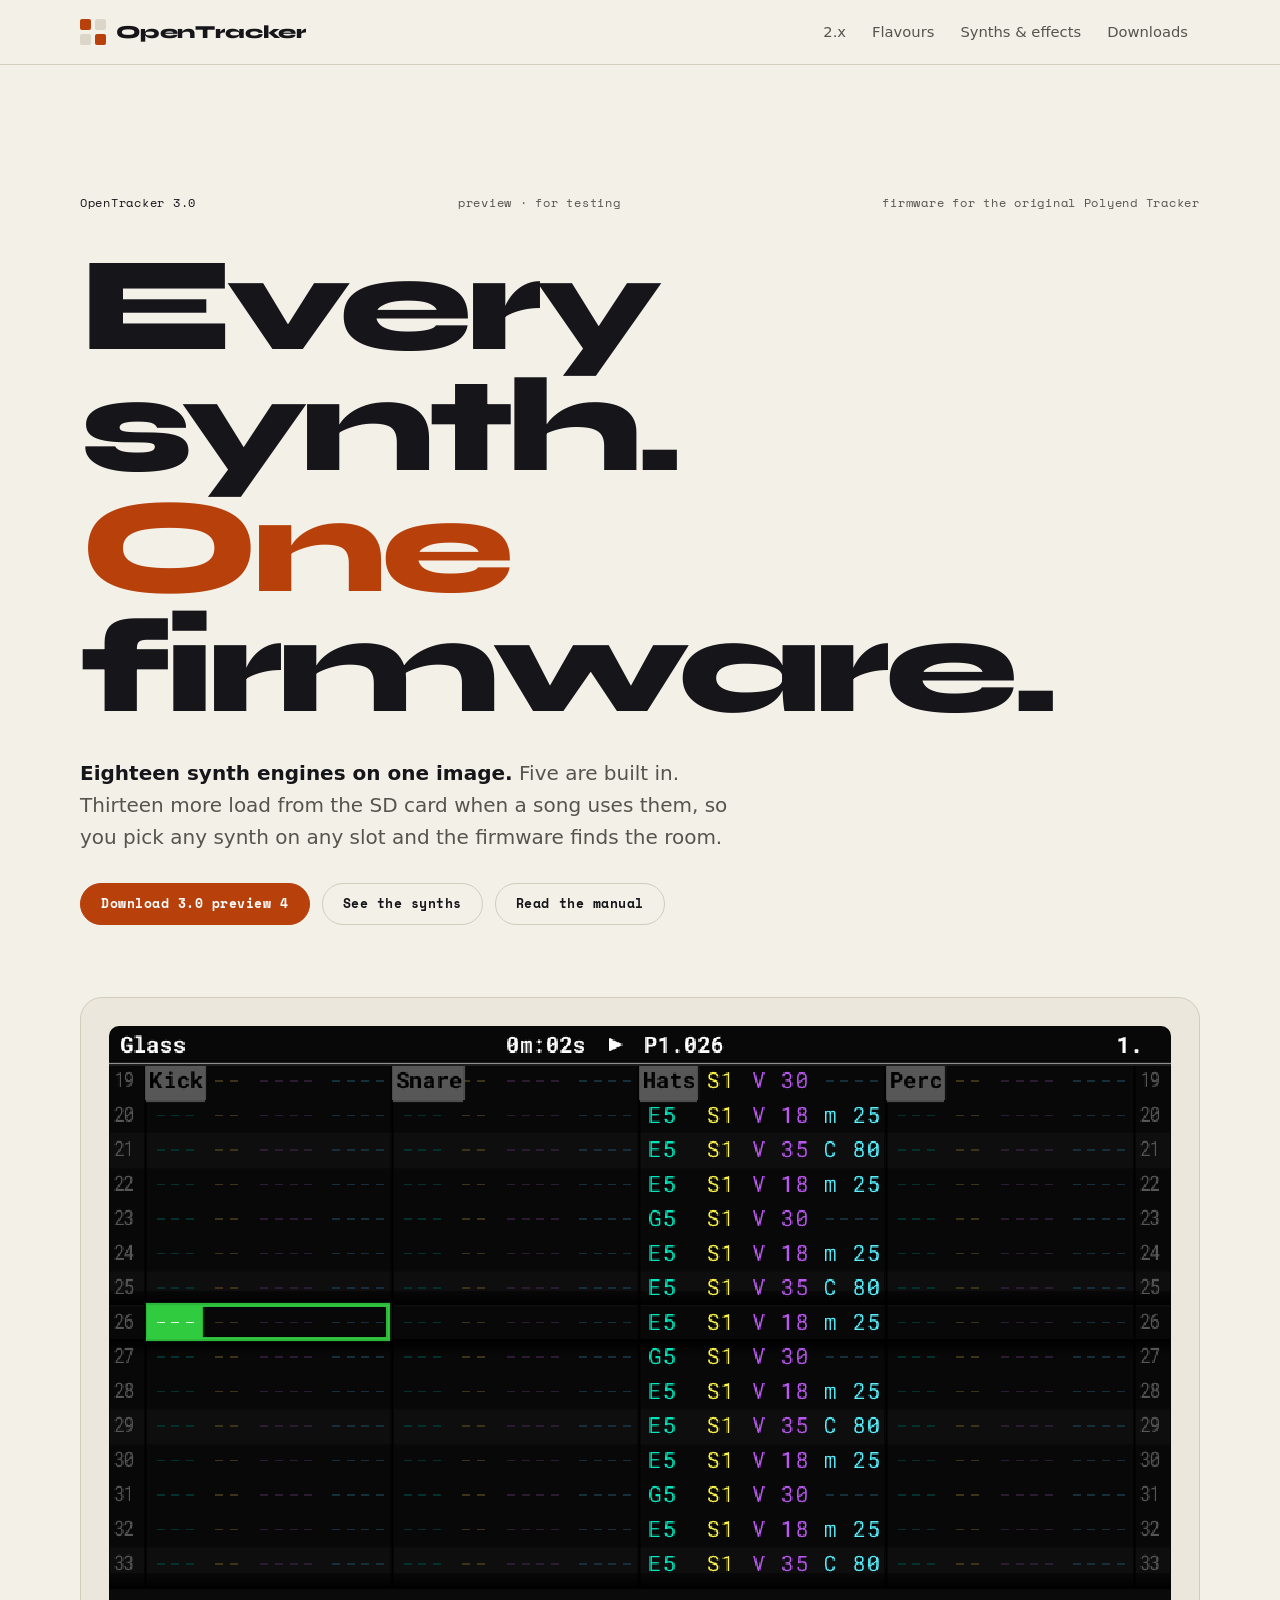
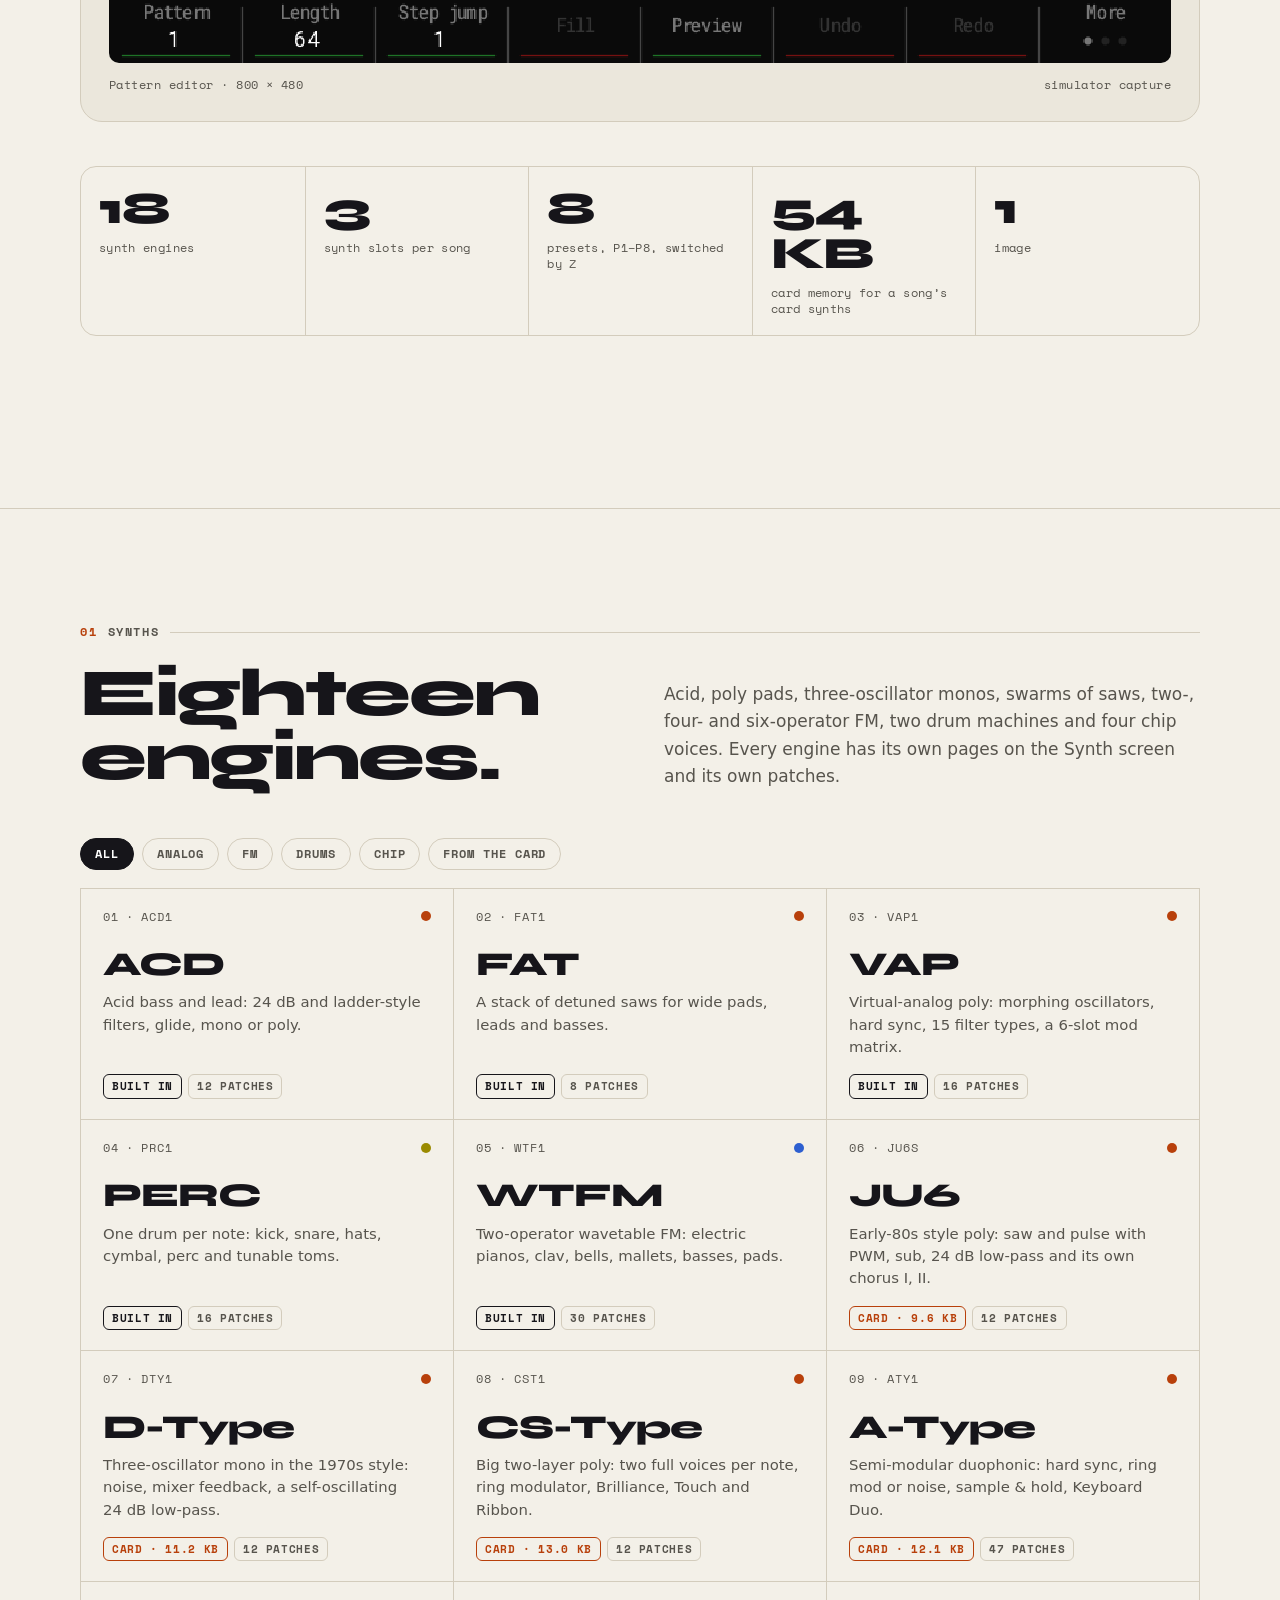
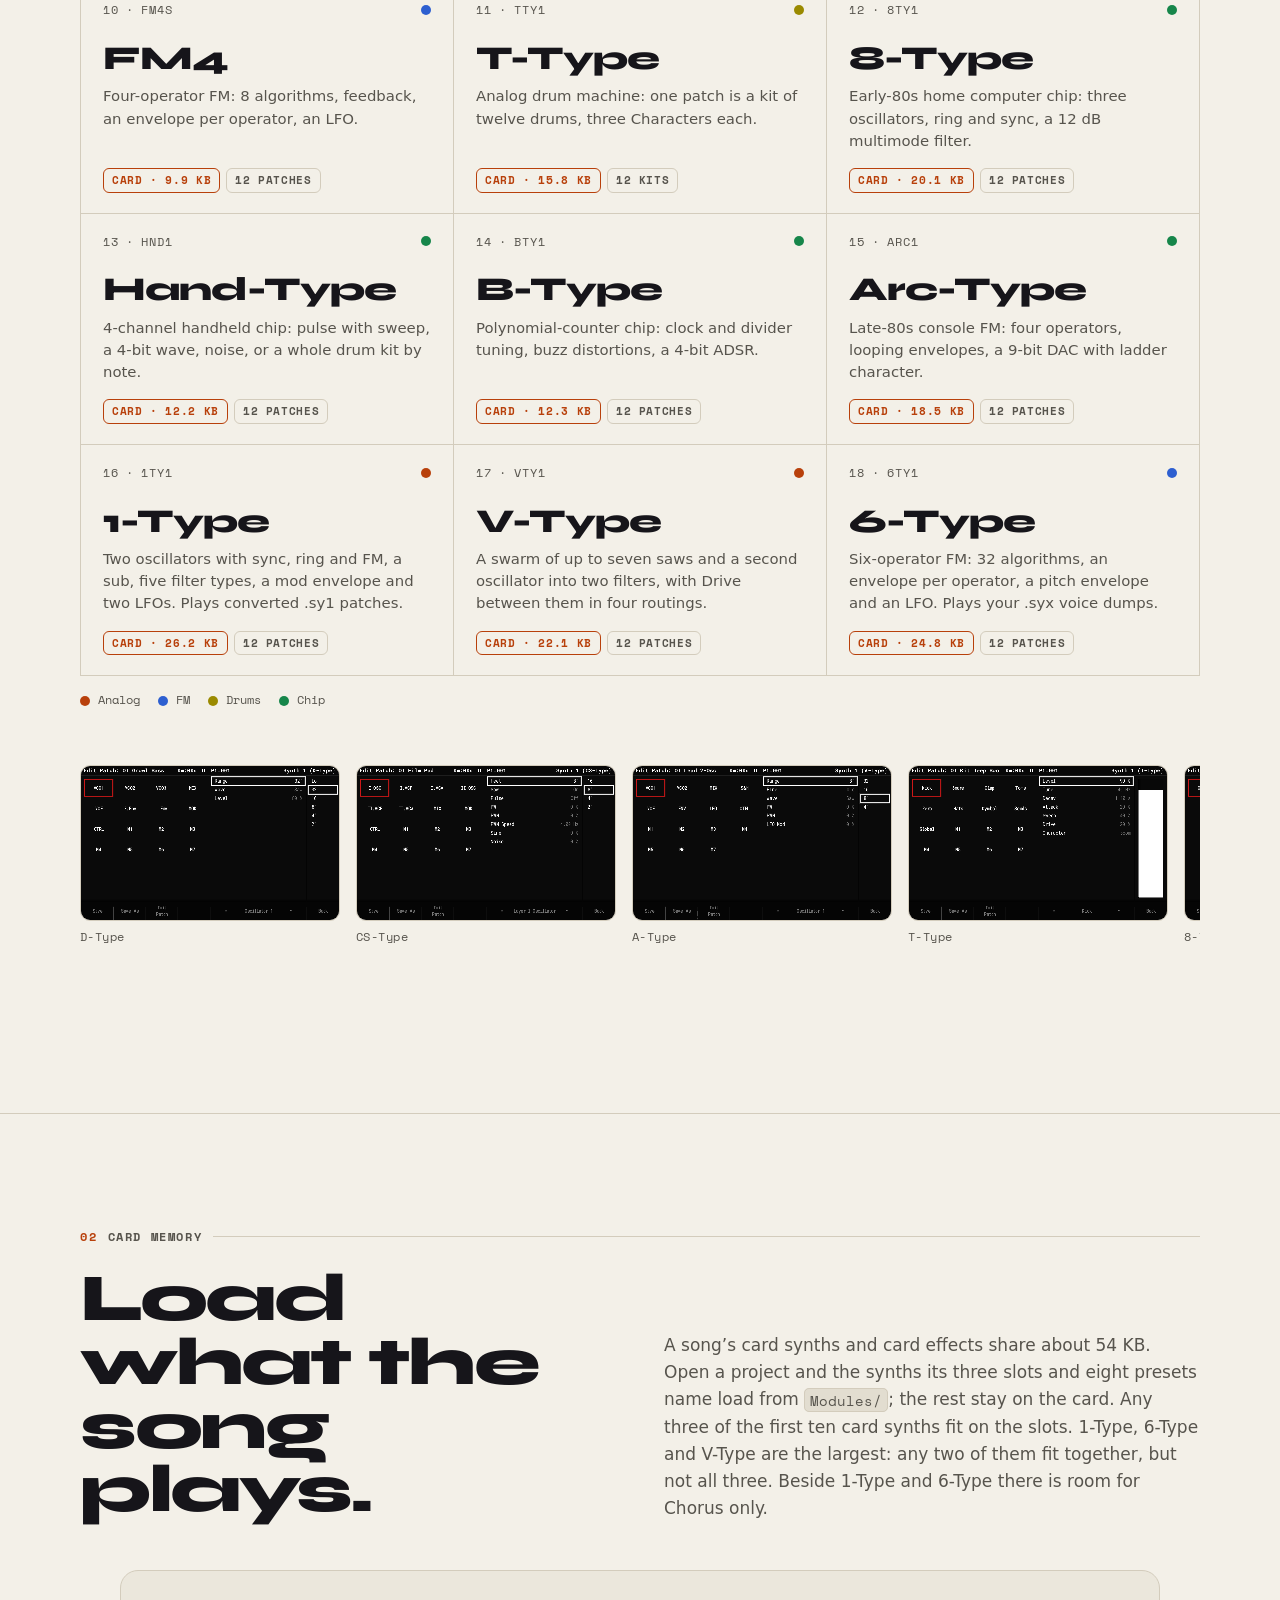
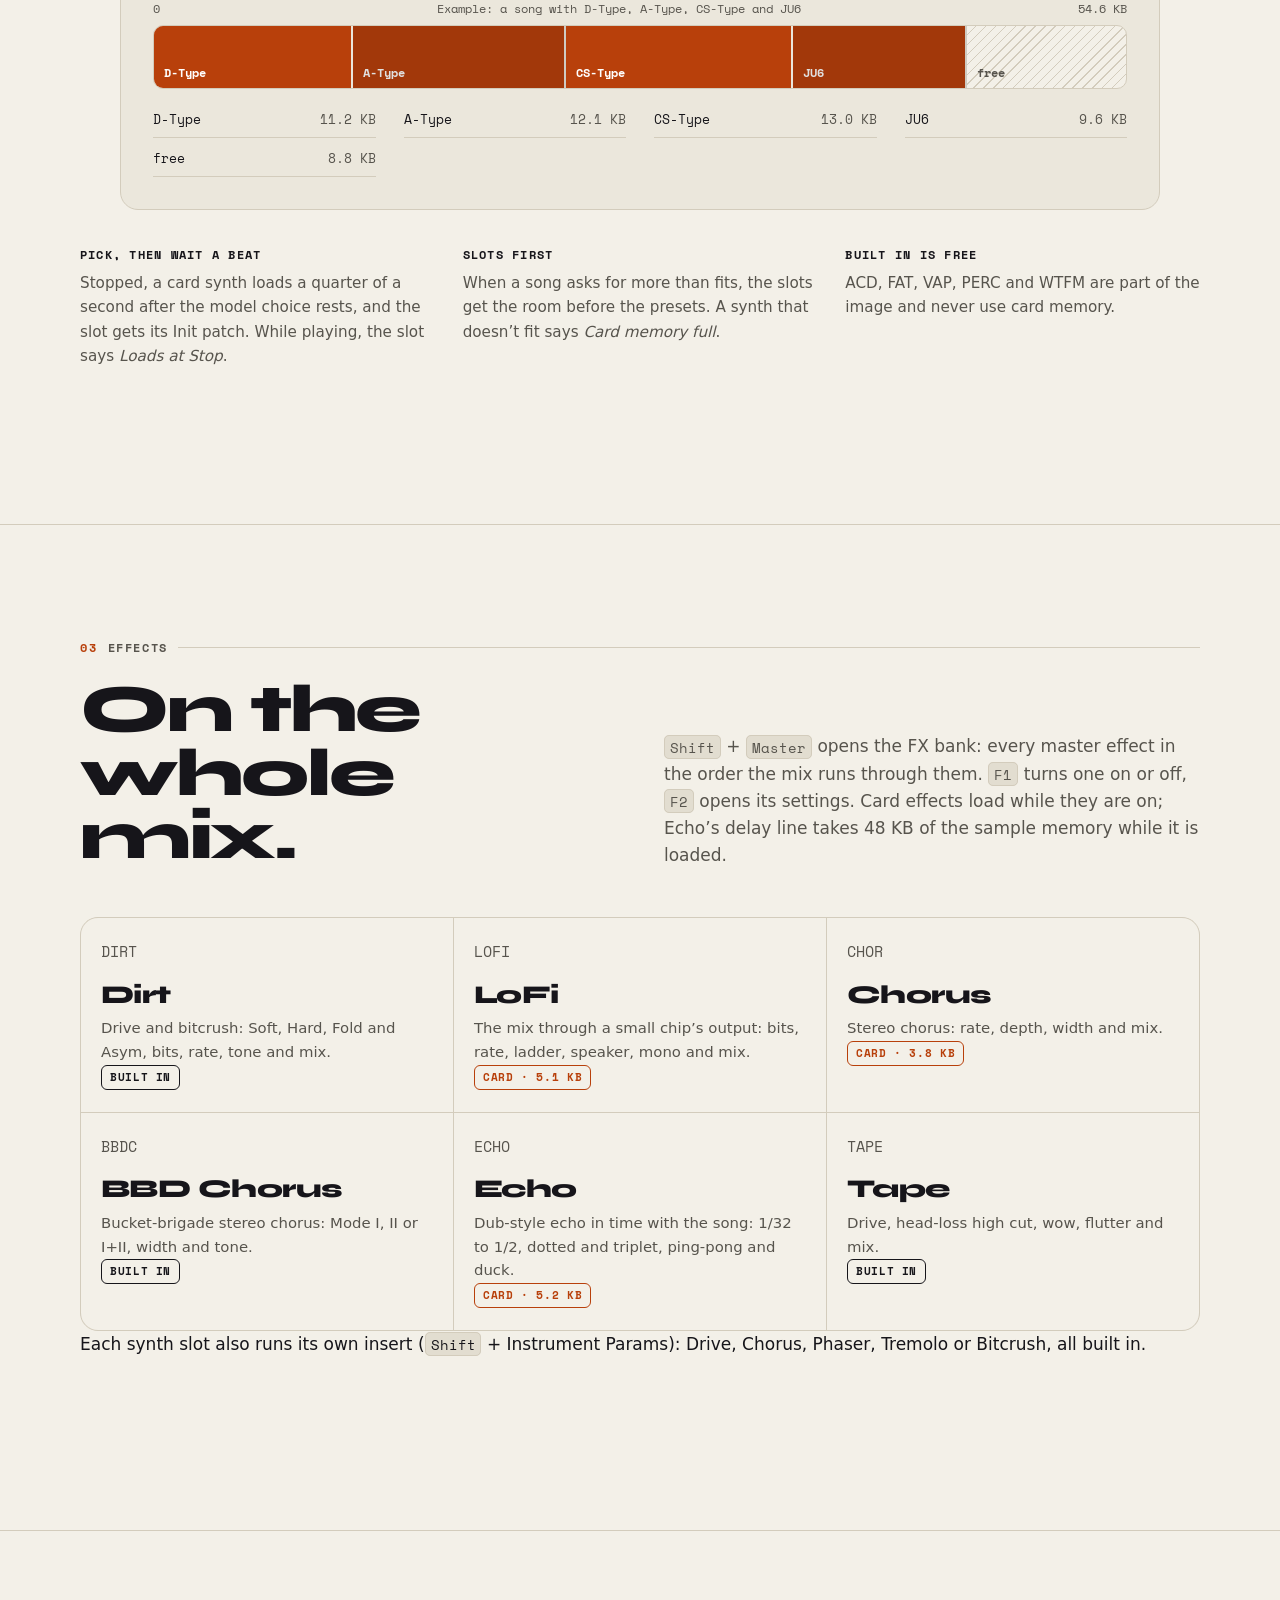
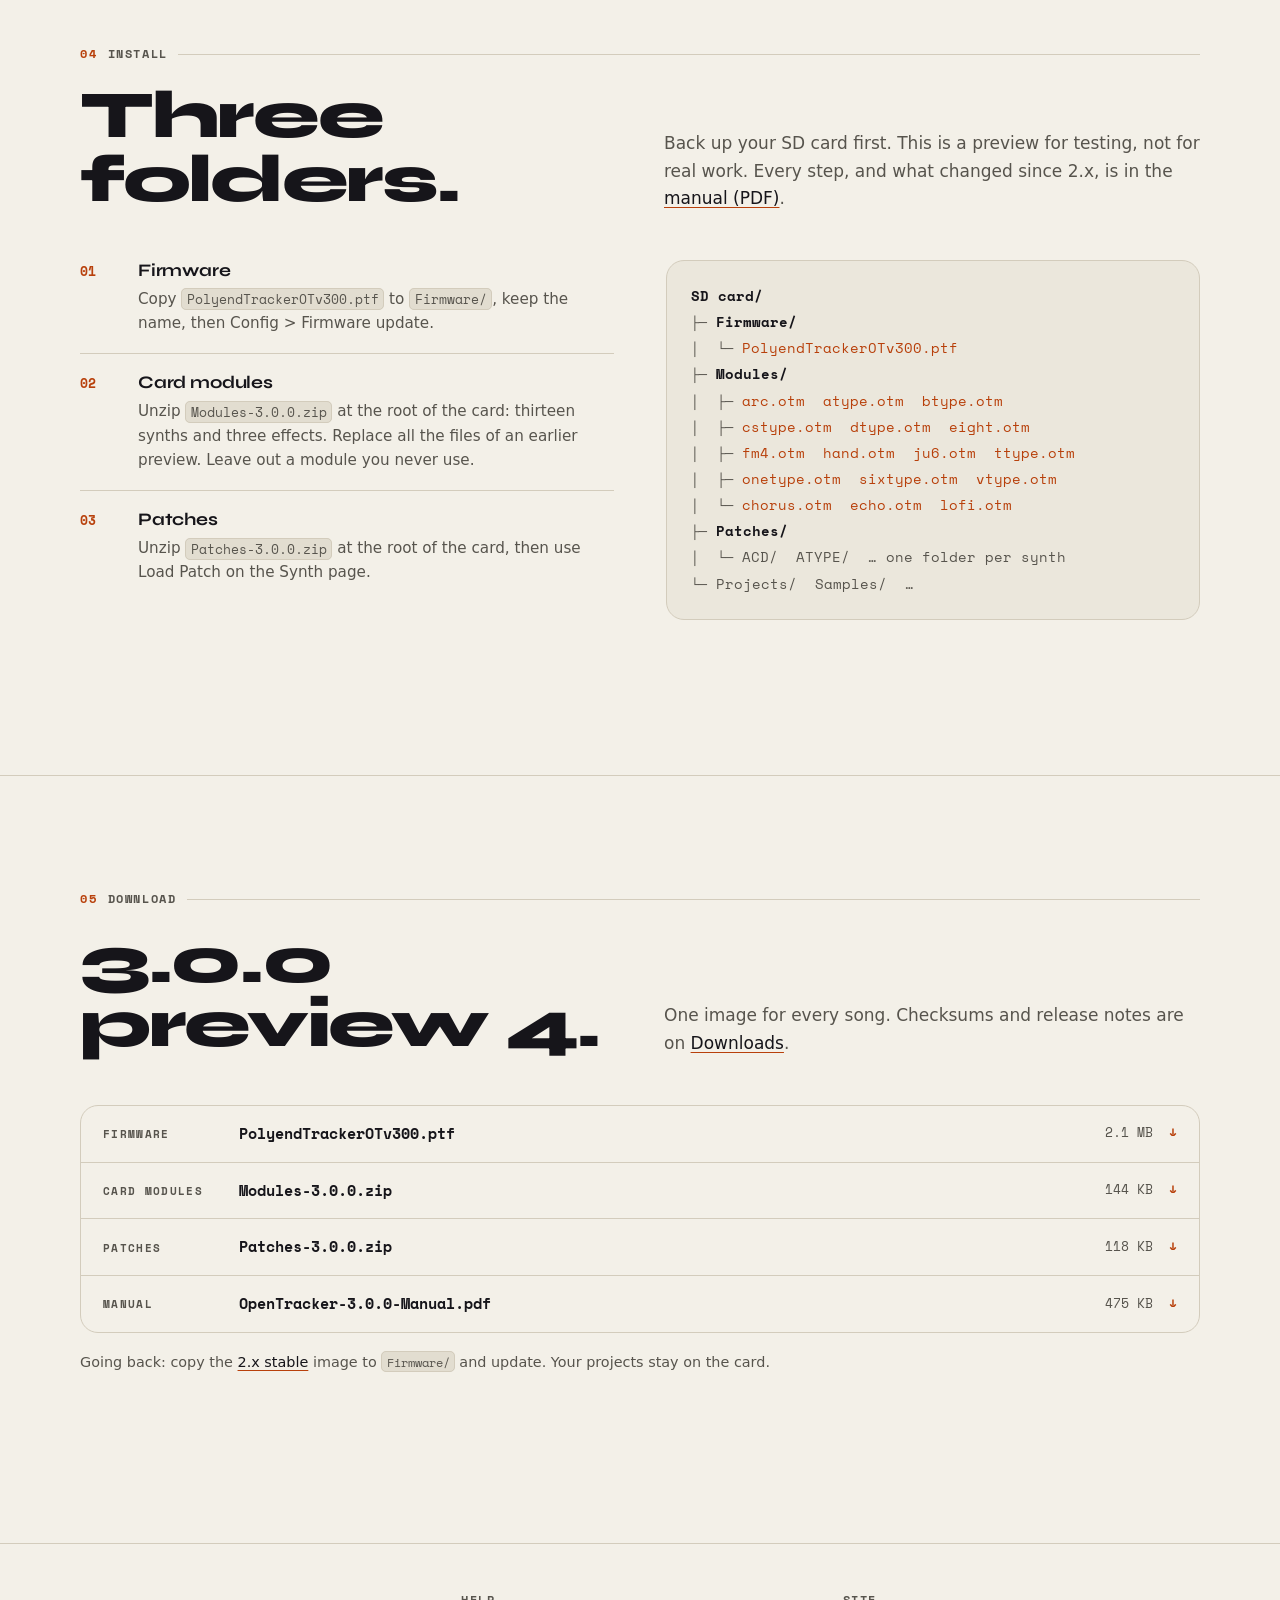
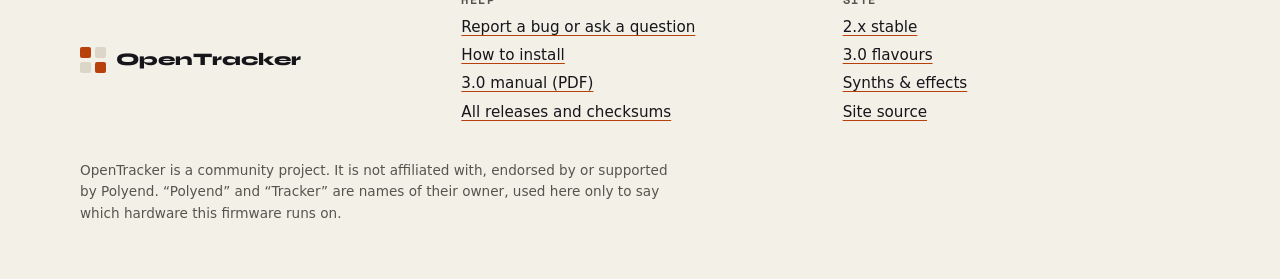
<file: index.html>
<!doctype html>
<html lang="en">
<head>
<meta charset="utf-8">
<meta name="viewport" content="width=device-width, initial-scale=1">
<title>OpenTracker</title>
<meta name="description" content="OpenTracker 3.0 preview: one firmware for the original Polyend Tracker with every synth. Five built in, thirteen more from the SD card.">
<meta name="color-scheme" content="dark light">
<meta name="theme-color" content="#0e0e10" media="(prefers-color-scheme: dark)">
<meta name="theme-color" content="#f3f0e8" media="(prefers-color-scheme: light)">
<link rel="icon" href="assets/favicon.svg" type="image/svg+xml">
<link rel="preconnect" href="https://fonts.googleapis.com">
<link rel="preconnect" href="https://fonts.gstatic.com" crossorigin>
<link rel="stylesheet" href="https://fonts.googleapis.com/css2?family=Space+Mono:wght@400;700&amp;family=Syne:wght@600;700;800&amp;display=swap">
<link rel="stylesheet" href="assets/style.css">
<link rel="stylesheet" href="assets/v3.css">
</head>
<body>
<!-- GEN:header -->
<a class="skip" href="#main">Skip to content</a>
<header class="site-head">
  <div class="wrap head-in">
    <a class="brand" href="index.html" aria-label="OpenTracker home" aria-current="page"><svg class="logo" width="26" height="26" viewBox="0 0 26 26" aria-hidden="true" focusable="false"><rect x="0" y="0" width="11" height="11" rx="2" class="l1"/><rect x="15" y="0" width="11" height="11" rx="2" class="l0"/><rect x="0" y="15" width="11" height="11" rx="2" class="l0"/><rect x="15" y="15" width="11" height="11" rx="2" class="l1"/></svg><span>OpenTracker</span></a>
    <nav class="nav" aria-label="Main"><ul><li><a href="2x.html">2.x</a></li><li><a href="images.html">Flavours</a></li><li><a href="modules.html">Synths &amp; effects</a></li><li><a href="downloads.html">Downloads</a></li></ul></nav>
  </div>
</header>
<!-- /GEN:header -->

<main id="main" class="v3">

  <!-- Hero -->
  <section class="hero3">
    <div class="wrap">
      <div class="top"><span>OpenTracker 3.0</span><span>preview &middot; for testing</span><span>firmware for the original Polyend Tracker</span></div>
      <h1>Every synth.<br><em>One</em> firmware.</h1>
      <p class="lead3"><strong>Eighteen synth engines on one image.</strong> Five are built in. Thirteen more load from the SD card
      when a song uses them, so you pick any synth on any slot and the firmware finds the room.</p>
      <div class="cta3">
        <a class="btn primary" href="#download">Download 3.0 preview 4</a>
        <a class="btn" href="#synths">See the synths</a>
        <a class="btn" href="https://github.com/opentracker-fw/opentracker-fw.github.io/releases/download/v3.0.0-preview4/OpenTracker-3.0.0-Manual.pdf">Read the manual</a>
      </div>

      <figure class="device">
        <div class="screen"><img src="assets/shots/pattern-editor.png" width="800" height="480" alt="The pattern editor: sixteen tracks of notes, instruments and effects."></div>
        <figcaption><span>Pattern editor &middot; 800 &times; 480</span><span>simulator capture</span></figcaption>
      </figure>

      <dl class="specs">
        <div><dt>18</dt><dd>synth engines</dd></div>
        <div><dt>3</dt><dd>synth slots per song</dd></div>
        <div><dt>8</dt><dd>presets, P1&ndash;P8, switched by Z</dd></div>
        <div><dt>54&thinsp;KB</dt><dd>card memory for a song&rsquo;s card synths</dd></div>
        <div><dt>1</dt><dd>image</dd></div>
      </dl>
    </div>
  </section>

  <!-- Synths -->
  <section id="synths" aria-labelledby="synths-h">
    <div class="wrap">
      <p class="label"><b>01</b> Synths</p>
      <div class="shead">
        <h2 id="synths-h">Eighteen engines.</h2>
        <p>Acid, poly pads, three-oscillator monos, swarms of saws, two-, four- and six-operator FM, two drum machines and four chip voices. Every engine has
        its own pages on the Synth screen and its own patches.</p>
      </div>

      <ul class="filters" aria-label="Show synths">
        <li><button type="button" data-f="all" aria-pressed="true">All</button></li>
        <li><button type="button" data-f="analog" aria-pressed="false">Analog</button></li>
        <li><button type="button" data-f="fm" aria-pressed="false">FM</button></li>
        <li><button type="button" data-f="drums" aria-pressed="false">Drums</button></li>
        <li><button type="button" data-f="chip" aria-pressed="false">Chip</button></li>
        <li><button type="button" data-f="card" aria-pressed="false">From the card</button></li>
      </ul>

      <div class="units">
        <article class="unit fam-analog" data-f="analog in">
          <div class="no"><span>01 &middot; ACD1</span><span class="dot"></span></div>
          <h3>ACD</h3>
          <p>Acid bass and lead: 24&nbsp;dB and ladder-style filters, glide, mono or poly.</p>
          <div class="foot"><span class="chip3 in">built in</span><span class="chip3">12 patches</span></div>
        </article>
        <article class="unit fam-analog" data-f="analog in">
          <div class="no"><span>02 &middot; FAT1</span><span class="dot"></span></div>
          <h3>FAT</h3>
          <p>A stack of detuned saws for wide pads, leads and basses.</p>
          <div class="foot"><span class="chip3 in">built in</span><span class="chip3">8 patches</span></div>
        </article>
        <article class="unit fam-analog" data-f="analog in">
          <div class="no"><span>03 &middot; VAP1</span><span class="dot"></span></div>
          <h3>VAP</h3>
          <p>Virtual-analog poly: morphing oscillators, hard sync, 15 filter types, a 6-slot mod matrix.</p>
          <div class="foot"><span class="chip3 in">built in</span><span class="chip3">16 patches</span></div>
        </article>
        <article class="unit fam-drums" data-f="drums in">
          <div class="no"><span>04 &middot; PRC1</span><span class="dot"></span></div>
          <h3>PERC</h3>
          <p>One drum per note: kick, snare, hats, cymbal, perc and tunable toms.</p>
          <div class="foot"><span class="chip3 in">built in</span><span class="chip3">16 patches</span></div>
        </article>
        <article class="unit fam-fm" data-f="fm in">
          <div class="no"><span>05 &middot; WTF1</span><span class="dot"></span></div>
          <h3>WTFM</h3>
          <p>Two-operator wavetable FM: electric pianos, clav, bells, mallets, basses, pads.</p>
          <div class="foot"><span class="chip3 in">built in</span><span class="chip3">30 patches</span></div>
        </article>
        <article class="unit fam-analog" data-f="analog card">
          <div class="no"><span>06 &middot; JU6S</span><span class="dot"></span></div>
          <h3>JU6</h3>
          <p>Early-80s style poly: saw and pulse with PWM, sub, 24&nbsp;dB low-pass and its own chorus I, II.</p>
          <div class="foot"><span class="chip3 card">card &middot; 9.6 KB</span><span class="chip3">12 patches</span></div>
        </article>
        <article class="unit fam-analog" data-f="analog card">
          <div class="no"><span>07 &middot; DTY1</span><span class="dot"></span></div>
          <h3>D-Type</h3>
          <p>Three-oscillator mono in the 1970s style: noise, mixer feedback, a self-oscillating 24&nbsp;dB low-pass.</p>
          <div class="foot"><span class="chip3 card">card &middot; 11.2 KB</span><span class="chip3">12 patches</span></div>
        </article>
        <article class="unit fam-analog" data-f="analog card">
          <div class="no"><span>08 &middot; CST1</span><span class="dot"></span></div>
          <h3>CS-Type</h3>
          <p>Big two-layer poly: two full voices per note, ring modulator, Brilliance, Touch and Ribbon.</p>
          <div class="foot"><span class="chip3 card">card &middot; 13.0 KB</span><span class="chip3">12 patches</span></div>
        </article>
        <article class="unit fam-analog" data-f="analog card">
          <div class="no"><span>09 &middot; ATY1</span><span class="dot"></span></div>
          <h3>A-Type</h3>
          <p>Semi-modular duophonic: hard sync, ring mod or noise, sample &amp; hold, Keyboard Duo.</p>
          <div class="foot"><span class="chip3 card">card &middot; 12.1 KB</span><span class="chip3">47 patches</span></div>
        </article>
        <article class="unit fam-fm" data-f="fm card">
          <div class="no"><span>10 &middot; FM4S</span><span class="dot"></span></div>
          <h3>FM4</h3>
          <p>Four-operator FM: 8 algorithms, feedback, an envelope per operator, an LFO.</p>
          <div class="foot"><span class="chip3 card">card &middot; 9.9 KB</span><span class="chip3">12 patches</span></div>
        </article>
        <article class="unit fam-drums" data-f="drums card">
          <div class="no"><span>11 &middot; TTY1</span><span class="dot"></span></div>
          <h3>T-Type</h3>
          <p>Analog drum machine: one patch is a kit of twelve drums, three Characters each.</p>
          <div class="foot"><span class="chip3 card">card &middot; 15.8 KB</span><span class="chip3">12 kits</span></div>
        </article>
        <article class="unit fam-chip" data-f="chip card">
          <div class="no"><span>12 &middot; 8TY1</span><span class="dot"></span></div>
          <h3>8-Type</h3>
          <p>Early-80s home computer chip: three oscillators, ring and sync, a 12&nbsp;dB multimode filter.</p>
          <div class="foot"><span class="chip3 card">card &middot; 20.1 KB</span><span class="chip3">12 patches</span></div>
        </article>
        <article class="unit fam-chip" data-f="chip card">
          <div class="no"><span>13 &middot; HND1</span><span class="dot"></span></div>
          <h3>Hand-Type</h3>
          <p>4-channel handheld chip: pulse with sweep, a 4-bit wave, noise, or a whole drum kit by note.</p>
          <div class="foot"><span class="chip3 card">card &middot; 12.2 KB</span><span class="chip3">12 patches</span></div>
        </article>
        <article class="unit fam-chip" data-f="chip card">
          <div class="no"><span>14 &middot; BTY1</span><span class="dot"></span></div>
          <h3>B-Type</h3>
          <p>Polynomial-counter chip: clock and divider tuning, buzz distortions, a 4-bit ADSR.</p>
          <div class="foot"><span class="chip3 card">card &middot; 12.3 KB</span><span class="chip3">12 patches</span></div>
        </article>
        <article class="unit fam-chip" data-f="chip fm card">
          <div class="no"><span>15 &middot; ARC1</span><span class="dot"></span></div>
          <h3>Arc-Type</h3>
          <p>Late-80s console FM: four operators, looping envelopes, a 9-bit DAC with ladder character.</p>
          <div class="foot"><span class="chip3 card">card &middot; 18.5 KB</span><span class="chip3">12 patches</span></div>
        </article>
        <article class="unit fam-analog" data-f="analog fm card">
          <div class="no"><span>16 &middot; 1TY1</span><span class="dot"></span></div>
          <h3>1-Type</h3>
          <p>Two oscillators with sync, ring and FM, a sub, five filter types, a mod envelope and two LFOs. Plays converted .sy1 patches.</p>
          <div class="foot"><span class="chip3 card">card &middot; 26.2 KB</span><span class="chip3">12 patches</span></div>
        </article>
        <article class="unit fam-analog" data-f="analog card">
          <div class="no"><span>17 &middot; VTY1</span><span class="dot"></span></div>
          <h3>V-Type</h3>
          <p>A swarm of up to seven saws and a second oscillator into two filters, with Drive between them in four routings.</p>
          <div class="foot"><span class="chip3 card">card &middot; 22.1 KB</span><span class="chip3">12 patches</span></div>
        </article>
        <article class="unit fam-fm" data-f="fm card">
          <div class="no"><span>18 &middot; 6TY1</span><span class="dot"></span></div>
          <h3>6-Type</h3>
          <p>Six-operator FM: 32 algorithms, an envelope per operator, a pitch envelope and an LFO. Plays your .syx voice dumps.</p>
          <div class="foot"><span class="chip3 card">card &middot; 24.8 KB</span><span class="chip3">12 patches</span></div>
        </article>
      </div>
      <ul class="legend" aria-label="Families">
        <li><span class="dot fam-analog"></span>Analog</li>
        <li><span class="dot fam-fm"></span>FM</li>
        <li><span class="dot fam-drums"></span>Drums</li>
        <li><span class="dot fam-chip"></span>Chip</li>
      </ul>
      <div class="strip" aria-label="Synth pages">
        <figure><img src="assets/shots/classic-dtype-edit.png" width="800" height="480" alt="D-Type edit page" loading="lazy"><figcaption>D-Type</figcaption></figure>
        <figure><img src="assets/shots/classic-cstype-edit.png" width="800" height="480" alt="CS-Type edit page" loading="lazy"><figcaption>CS-Type</figcaption></figure>
        <figure><img src="assets/shots/classic-atype-edit.png" width="800" height="480" alt="A-Type edit page" loading="lazy"><figcaption>A-Type</figcaption></figure>
        <figure><img src="assets/shots/techno-ttype-edit.png" width="800" height="480" alt="T-Type edit page" loading="lazy"><figcaption>T-Type</figcaption></figure>
        <figure><img src="assets/shots/retro-eight-edit.png" width="800" height="480" alt="8-Type edit page" loading="lazy"><figcaption>8-Type</figcaption></figure>
        <figure><img src="assets/shots/retro-arc-edit.png" width="800" height="480" alt="Arc-Type edit page" loading="lazy"><figcaption>Arc-Type</figcaption></figure>
        <figure><img src="assets/shots/retro-hand-edit.png" width="800" height="480" alt="Hand-Type edit page" loading="lazy"><figcaption>Hand-Type</figcaption></figure>
        <figure><img src="assets/shots/idm-fm4-edit.png" width="800" height="480" alt="FM4 edit page" loading="lazy"><figcaption>FM4</figcaption></figure>
        <figure><img src="assets/shots/idm-wtfm-edit.png" width="800" height="480" alt="WTFM edit page" loading="lazy"><figcaption>WTFM</figcaption></figure>
      </div>
    </div>
  </section>

  <!-- Card memory -->
  <section id="memory" aria-labelledby="memory-h">
    <div class="wrap">
      <p class="label"><b>02</b> Card memory</p>
      <div class="shead">
        <h2 id="memory-h">Load what the song plays.</h2>
        <p>A song&rsquo;s card synths and card effects share about 54&nbsp;KB. Open a project and the synths its three
        slots and eight presets name load from <code>Modules/</code>; the rest stay on the card. Any three of the first ten
        card synths fit on the slots. 1-Type, 6-Type and V-Type are the largest: any two of them fit together, but not
        all three. Beside 1-Type and 6-Type there is room for Chorus only.</p>
      </div>

      <figure class="mem" aria-labelledby="mem-cap">
        <div class="scale"><span>0</span><span id="mem-cap">Example: a song with D-Type, A-Type, CS-Type and JU6</span><span>54.6 KB</span></div>
        <div class="bar" role="img" aria-label="D-Type 11.2 KB, A-Type 12.1 KB, CS-Type 13.0 KB, JU6 9.6 KB, 8.8 KB free of 54.6 KB.">
          <span class="fam-analog" style="flex: 11.2">D-Type</span>
          <span class="fam-analog" style="flex: 12.1; filter: brightness(.88)">A-Type</span>
          <span class="fam-analog" style="flex: 13.0">CS-Type</span>
          <span class="fam-analog" style="flex: 9.6; filter: brightness(.88)">JU6</span>
          <span class="free" style="flex: 8.8">free</span>
        </div>
        <ul class="rows">
          <li><span>D-Type</span><span>11.2 KB</span></li>
          <li><span>A-Type</span><span>12.1 KB</span></li>
          <li><span>CS-Type</span><span>13.0 KB</span></li>
          <li><span>JU6</span><span>9.6 KB</span></li>
          <li><span>free</span><span>8.8 KB</span></li>
        </ul>
      </figure>

      <div class="notes3">
        <div><h3>Pick, then wait a beat</h3><p>Stopped, a card synth loads a quarter of a second after the model
        choice rests, and the slot gets its Init patch. While playing, the slot says <em>Loads at Stop</em>.</p></div>
        <div><h3>Slots first</h3><p>When a song asks for more than fits, the slots get the room before the presets.
        A synth that doesn&rsquo;t fit says <em>Card memory full</em>.</p></div>
        <div><h3>Built in is free</h3><p>ACD, FAT, VAP, PERC and WTFM are part of the image and never use card memory.</p></div>
      </div>
    </div>
  </section>

  <!-- Effects -->
  <section id="effects" aria-labelledby="effects-h">
    <div class="wrap">
      <p class="label"><b>03</b> Effects</p>
      <div class="shead">
        <h2 id="effects-h">On the whole mix.</h2>
        <p><kbd>Shift</kbd> + <kbd>Master</kbd> opens the FX bank: every master effect in the order the mix runs
        through them. <kbd>F1</kbd> turns one on or off, <kbd>F2</kbd> opens its settings. Card effects load while
        they are on; Echo&rsquo;s delay line takes 48&nbsp;KB of the sample memory while it is loaded.</p>
      </div>
      <div class="fx3">
        <article><div class="no meta mono">DIRT</div><h3>Dirt</h3><p>Drive and bitcrush: Soft, Hard, Fold and Asym, bits, rate, tone and mix.</p><div class="foot"><span class="chip3 in">built in</span></div></article>
        <article><div class="no meta mono">LOFI</div><h3>LoFi</h3><p>The mix through a small chip&rsquo;s output: bits, rate, ladder, speaker, mono and mix.</p><div class="foot"><span class="chip3 card">card &middot; 5.1 KB</span></div></article>
        <article><div class="no meta mono">CHOR</div><h3>Chorus</h3><p>Stereo chorus: rate, depth, width and mix.</p><div class="foot"><span class="chip3 card">card &middot; 3.8 KB</span></div></article>
        <article><div class="no meta mono">BBDC</div><h3>BBD Chorus</h3><p>Bucket-brigade stereo chorus: Mode I, II or I+II, width and tone.</p><div class="foot"><span class="chip3 in">built in</span></div></article>
        <article><div class="no meta mono">ECHO</div><h3>Echo</h3><p>Dub-style echo in time with the song: 1/32 to 1/2, dotted and triplet, ping-pong and duck.</p><div class="foot"><span class="chip3 card">card &middot; 5.2 KB</span></div></article>
        <article><div class="no meta mono">TAPE</div><h3>Tape</h3><p>Drive, head-loss high cut, wow, flutter and mix.</p><div class="foot"><span class="chip3 in">built in</span></div></article>
      </div>
      <p>Each synth slot also runs its own insert (<kbd>Shift</kbd> + Instrument Params): Drive, Chorus, Phaser,
      Tremolo or Bitcrush, all built in.</p>
    </div>
  </section>

  <!-- Install -->
  <section id="install" aria-labelledby="install-h">
    <div class="wrap">
      <p class="label"><b>04</b> Install</p>
      <div class="shead">
        <h2 id="install-h">Three folders.</h2>
        <p>Back up your SD card first. This is a preview for testing, not for real work.
        Every step, and what changed since 2.x, is in the <a href="https://github.com/opentracker-fw/opentracker-fw.github.io/releases/download/v3.0.0-preview4/OpenTracker-3.0.0-Manual.pdf">manual (PDF)</a>.</p>
      </div>
      <div class="install">
        <ol class="steps3">
          <li><div><h3>Firmware</h3><p>Copy <code>PolyendTrackerOTv300.ptf</code> to <code>Firmware/</code>, keep the name,
          then Config &gt; Firmware update.</p></div></li>
          <li><div><h3>Card modules</h3><p>Unzip <code>Modules-3.0.0.zip</code> at the root of the card: thirteen synths and
          three effects. Replace all the files of an earlier preview. Leave out a module you never use.</p></div></li>
          <li><div><h3>Patches</h3><p>Unzip <code>Patches-3.0.0.zip</code> at the root of the card, then use Load Patch on the
          Synth page.</p></div></li>
        </ol>
<pre class="tree" aria-label="The SD card after installing"><b>SD card/</b>
├─ <b>Firmware/</b>
│  └─ <i>PolyendTrackerOTv300.ptf</i>
├─ <b>Modules/</b>
│  ├─ <i>arc.otm</i>  <i>atype.otm</i>  <i>btype.otm</i>
│  ├─ <i>cstype.otm</i>  <i>dtype.otm</i>  <i>eight.otm</i>
│  ├─ <i>fm4.otm</i>  <i>hand.otm</i>  <i>ju6.otm</i>  <i>ttype.otm</i>
│  ├─ <i>onetype.otm</i>  <i>sixtype.otm</i>  <i>vtype.otm</i>
│  └─ <i>chorus.otm</i>  <i>echo.otm</i>  <i>lofi.otm</i>
├─ <b>Patches/</b>
│  └─ ACD/  ATYPE/  … one folder per synth
└─ Projects/  Samples/  …</pre>
      </div>
    </div>
  </section>

  <!-- Download -->
  <section id="download" aria-labelledby="download-h">
    <div class="wrap">
      <p class="label"><b>05</b> Download</p>
      <div class="shead">
        <h2 id="download-h">3.0.0 preview 4.</h2>
        <p>One image for every song. Checksums and release notes are on <a href="downloads.html#v3.0.0-preview4">Downloads</a>.</p>
      </div>
      <div class="files">
        <a class="row" href="https://github.com/opentracker-fw/opentracker-fw.github.io/releases/download/v3.0.0-preview4/PolyendTrackerOTv300.ptf">
          <span class="k">Firmware</span><span class="n">PolyendTrackerOTv300.ptf</span><span class="s">2.1 MB</span><span class="go">&darr;</span></a>
        <a class="row" href="https://github.com/opentracker-fw/opentracker-fw.github.io/releases/download/v3.0.0-preview4/Modules-3.0.0.zip">
          <span class="k">Card modules</span><span class="n">Modules-3.0.0.zip</span><span class="s">144 KB</span><span class="go">&darr;</span></a>
        <a class="row" href="https://github.com/opentracker-fw/opentracker-fw.github.io/releases/download/v3.0.0-preview4/Patches-3.0.0.zip">
          <span class="k">Patches</span><span class="n">Patches-3.0.0.zip</span><span class="s">118 KB</span><span class="go">&darr;</span></a>
        <a class="row" href="https://github.com/opentracker-fw/opentracker-fw.github.io/releases/download/v3.0.0-preview4/OpenTracker-3.0.0-Manual.pdf">
          <span class="k">Manual</span><span class="n">OpenTracker-3.0.0-Manual.pdf</span><span class="s">475 KB</span><span class="go">&darr;</span></a>
      </div>
      <p class="fine">Going back: copy the <a href="2x.html">2.x stable</a> image to <code>Firmware/</code> and
      update. Your projects stay on the card.</p>
    </div>
  </section>

</main>

<!-- GEN:footer -->
<footer class="site-foot">
  <div class="wrap">
    <div class="foot-grid">
      <div class="foot-brand"><svg class="logo" width="26" height="26" viewBox="0 0 26 26" aria-hidden="true" focusable="false"><rect x="0" y="0" width="11" height="11" rx="2" class="l1"/><rect x="15" y="0" width="11" height="11" rx="2" class="l0"/><rect x="0" y="15" width="11" height="11" rx="2" class="l0"/><rect x="15" y="15" width="11" height="11" rx="2" class="l1"/></svg><span>OpenTracker</span></div>
      <div>
        <h2>Help</h2>
        <ul>
          <li><a href="https://github.com/opentracker-fw/opentracker-fw.github.io/issues">Report a bug or ask a question</a></li>
          <li><a href="index.html#install">How to install</a></li>
          <li><a href="https://github.com/opentracker-fw/opentracker-fw.github.io/releases/download/v3.0.0-preview4/OpenTracker-3.0.0-Manual.pdf">3.0 manual (PDF)</a></li>
          <li><a href="downloads.html">All releases and checksums</a></li>
        </ul>
      </div>
      <div>
        <h2>Site</h2>
        <ul>
          <li><a href="2x.html">2.x stable</a></li>
          <li><a href="images.html">3.0 flavours</a></li>
          <li><a href="modules.html">Synths &amp; effects</a></li>
          <li><a href="https://github.com/opentracker-fw/opentracker-fw.github.io">Site source</a></li>
        </ul>
      </div>
    </div>
    <p class="disclaimer">OpenTracker is a community project. It is not affiliated with, endorsed by or supported by
    Polyend. &ldquo;Polyend&rdquo; and &ldquo;Tracker&rdquo; are names of their owner, used here only to say which
    hardware this firmware runs on.</p>
  </div>
</footer>
<!-- /GEN:footer -->

<script>
// Synth filter: without JavaScript every synth shows.
(function () {
  var bs = document.querySelectorAll('.filters button');
  var us = document.querySelectorAll('.unit');
  bs.forEach(function (b) {
    b.addEventListener('click', function () {
      var f = b.getAttribute('data-f');
      bs.forEach(function (x) { x.setAttribute('aria-pressed', String(x === b)); });
      us.forEach(function (u) { u.hidden = f !== 'all' && u.getAttribute('data-f').split(' ').indexOf(f) < 0; });
    });
  });
})();
</script>
</body>
</html>
</file>
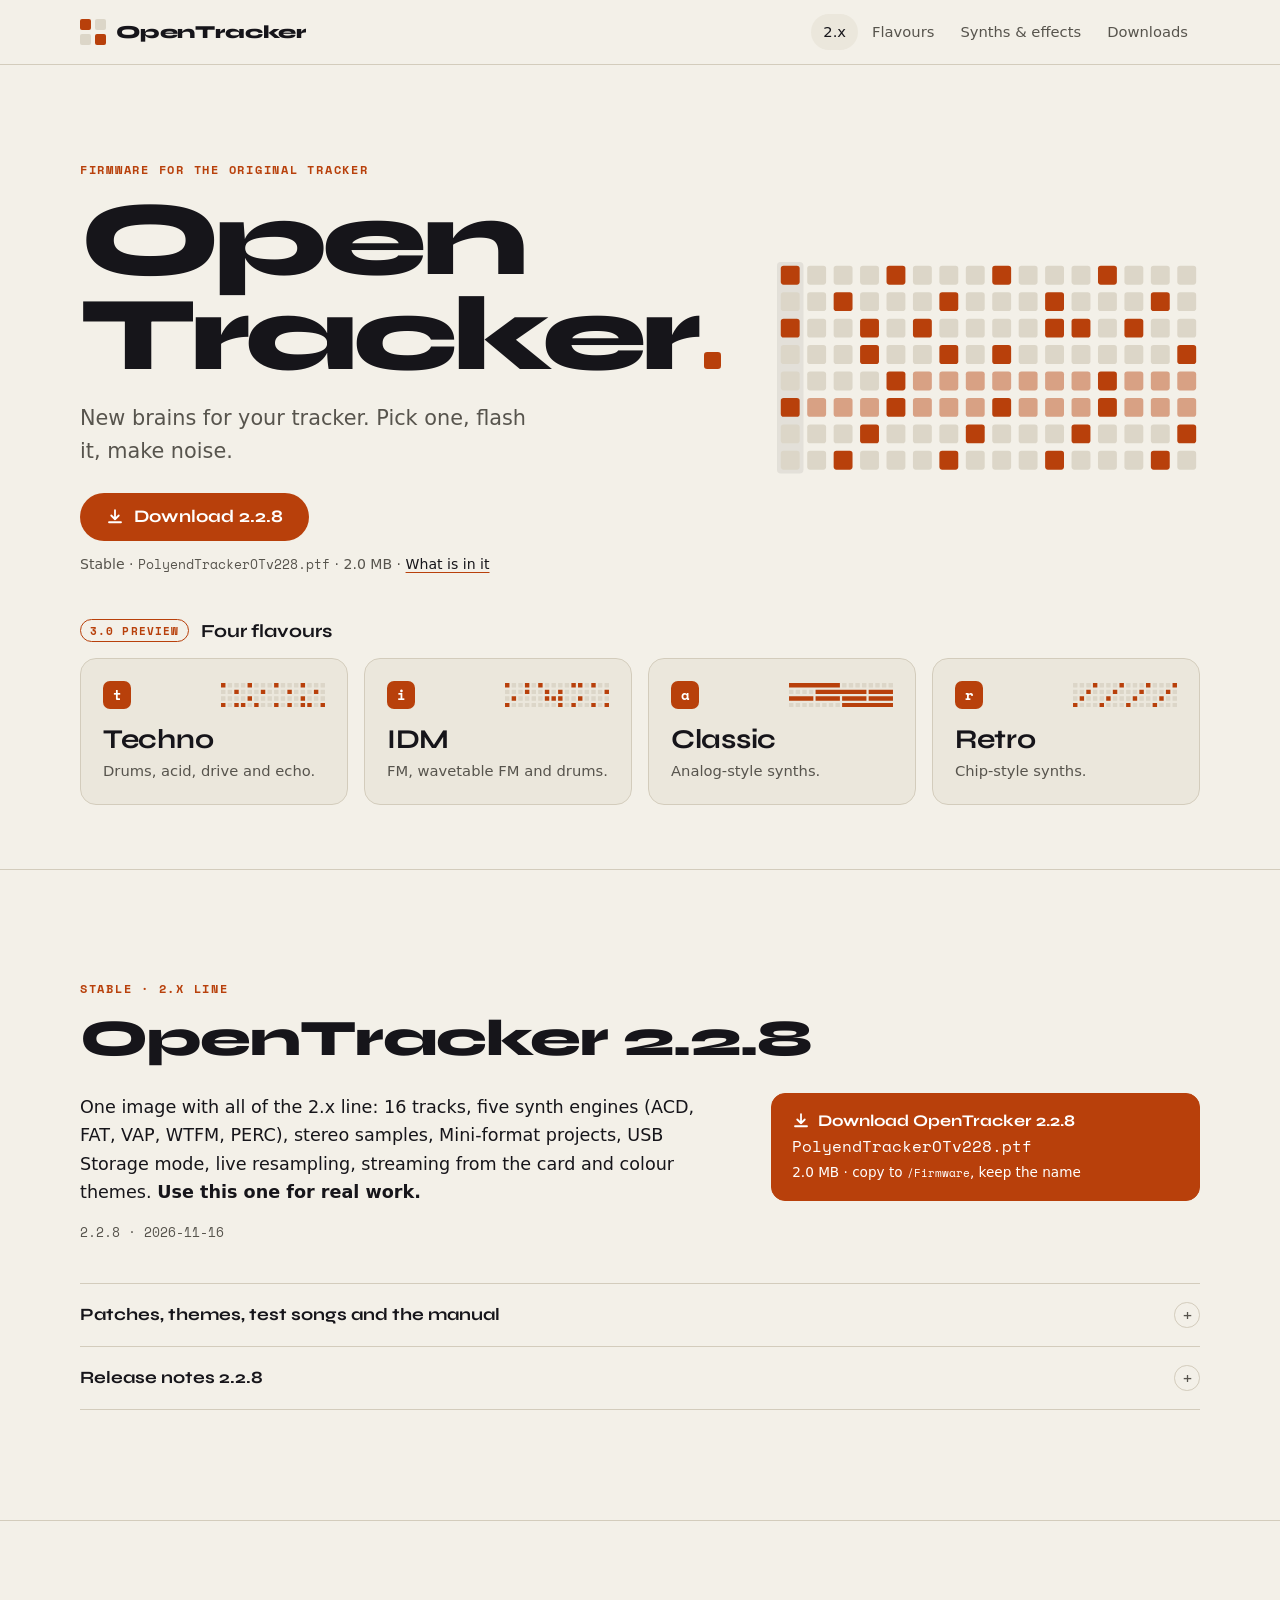
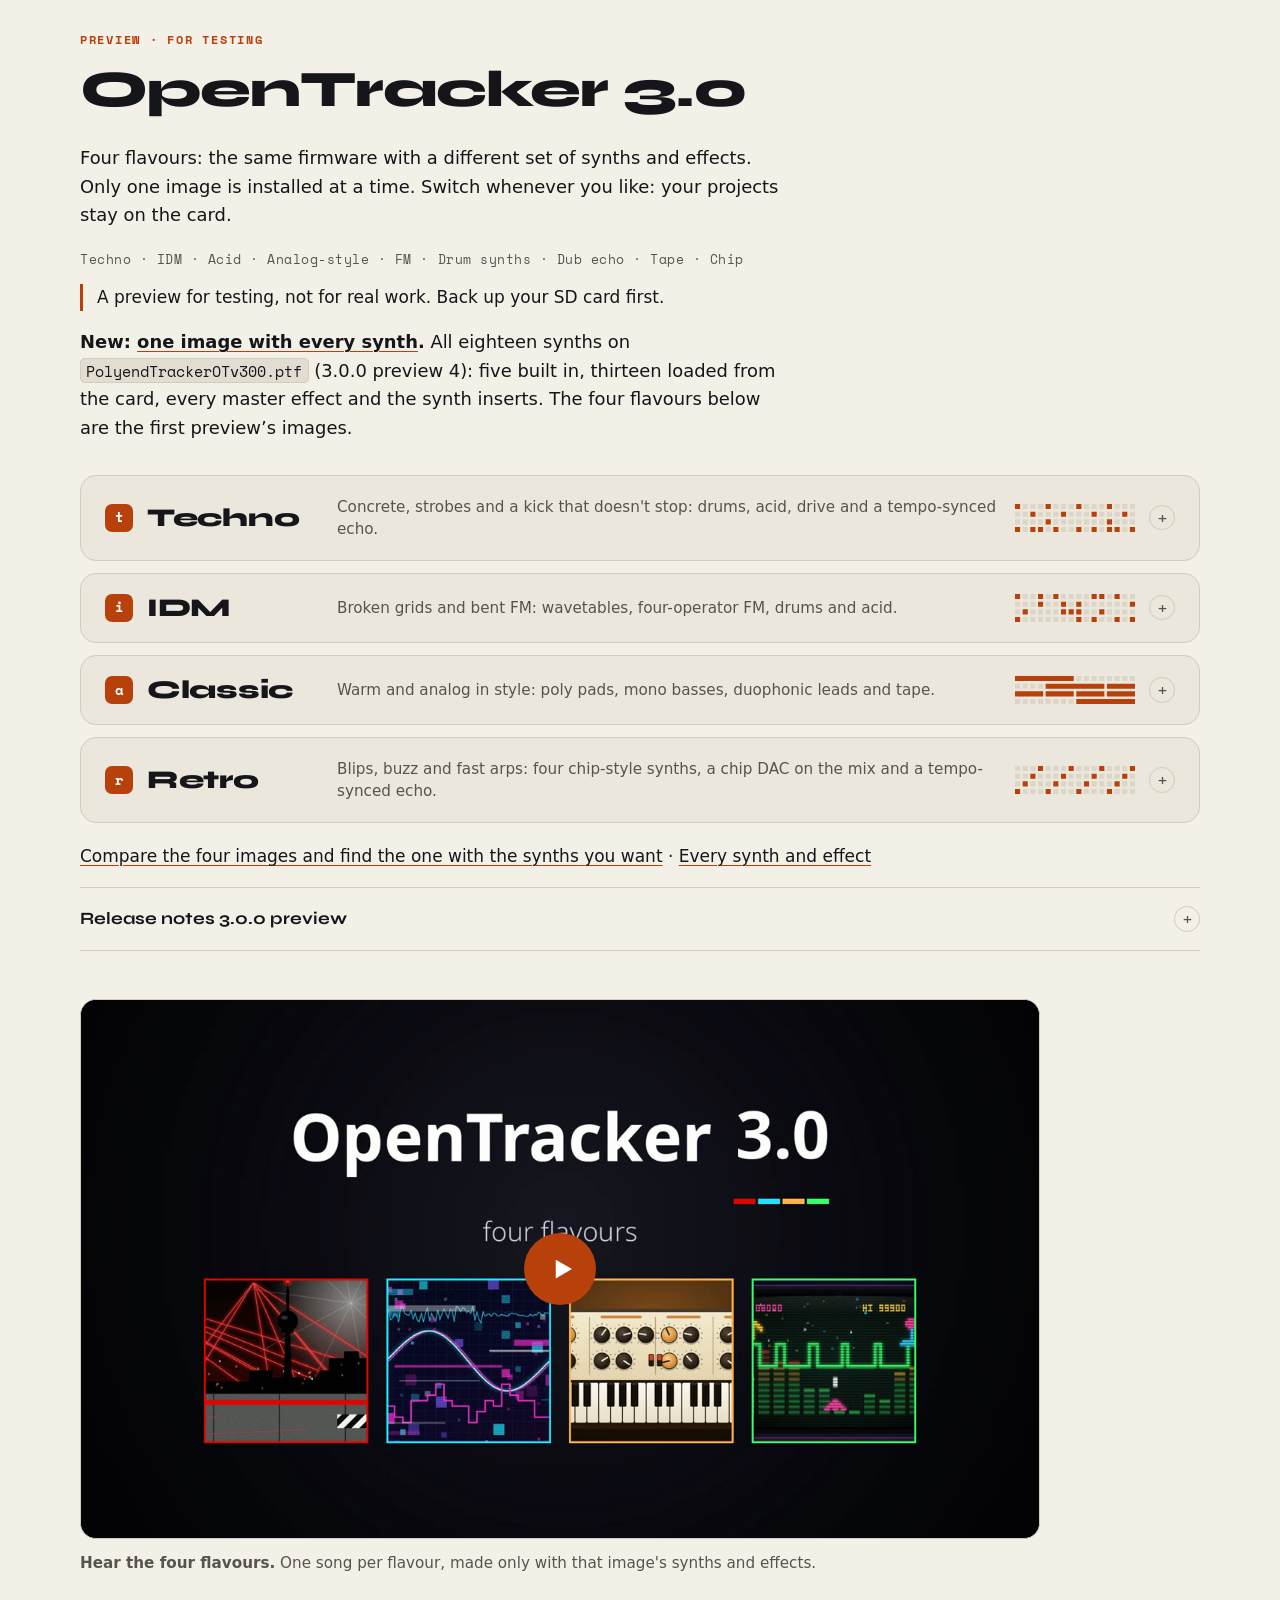
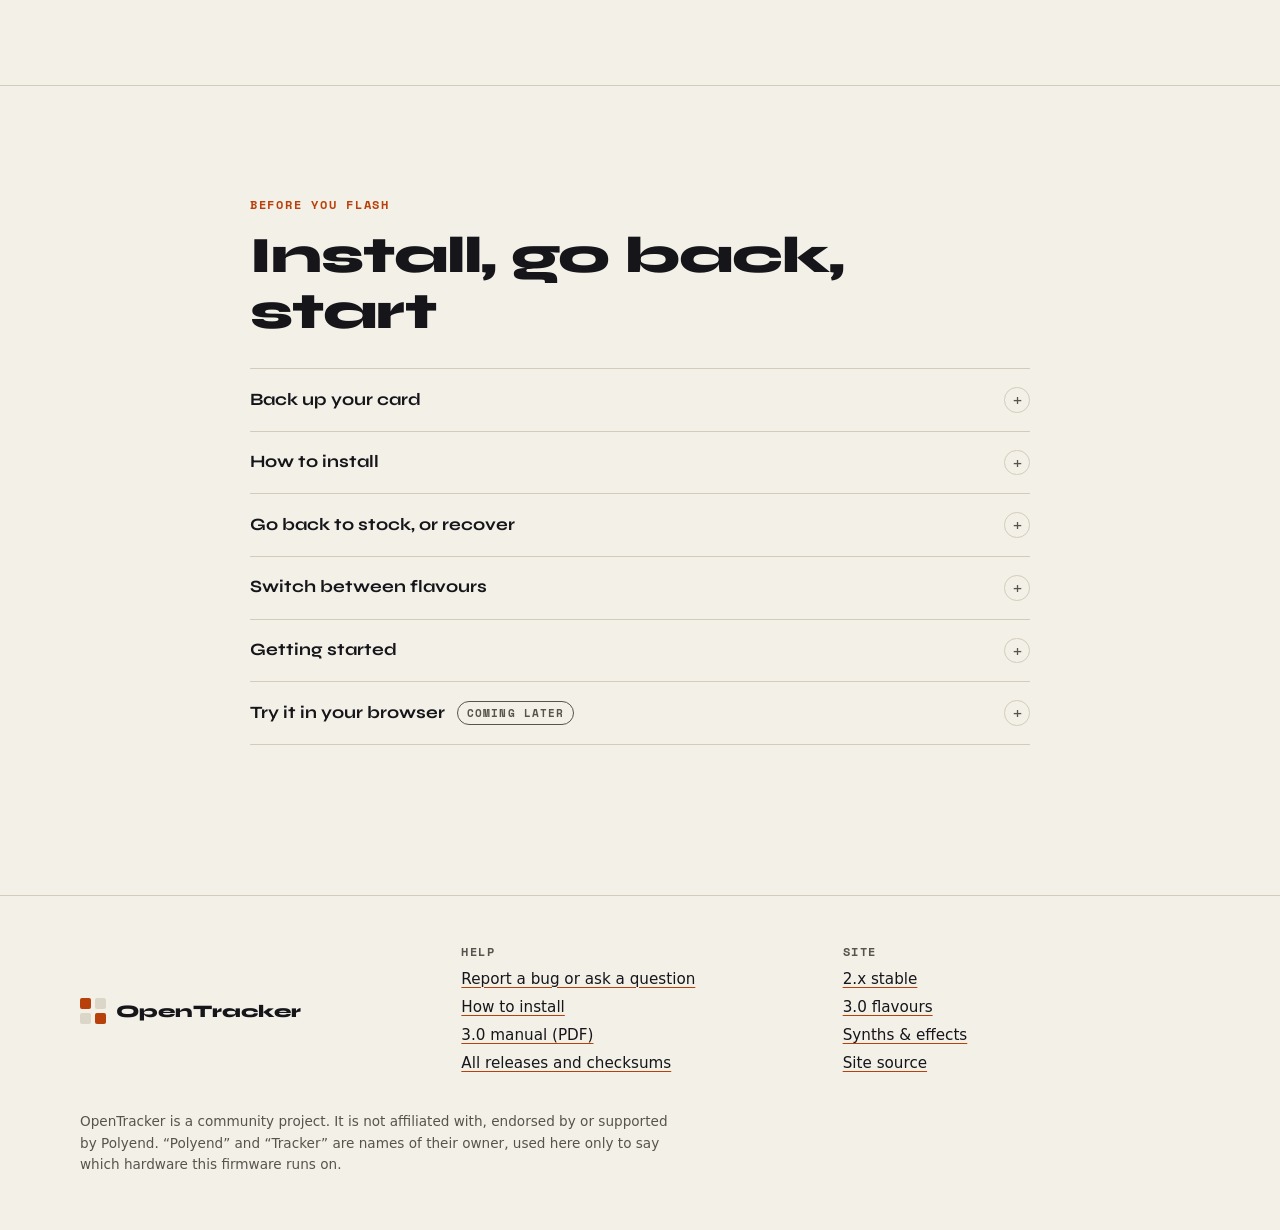
<file: 2x.html>
<!doctype html>
<html lang="en">
<head>
<meta charset="utf-8">
<meta name="viewport" content="width=device-width, initial-scale=1">
<title>OpenTracker 2.x and 3.0 flavours</title>
<meta name="description" content="OpenTracker is an open, community firmware for the original Polyend Tracker. Pick your sound: Techno, IDM, Classic or Retro, or the stable 2.x release.">
<meta name="color-scheme" content="dark light">
<meta name="theme-color" content="#0e0e10" media="(prefers-color-scheme: dark)">
<meta name="theme-color" content="#f3f0e8" media="(prefers-color-scheme: light)">
<link rel="icon" href="assets/favicon.svg" type="image/svg+xml">
<link rel="preconnect" href="https://fonts.googleapis.com">
<link rel="preconnect" href="https://fonts.gstatic.com" crossorigin>
<link rel="stylesheet" href="https://fonts.googleapis.com/css2?family=Space+Mono:wght@400;700&amp;family=Syne:wght@600;700;800&amp;display=swap">
<link rel="stylesheet" href="assets/style.css">
</head>
<body class="home">
<!-- GEN:header -->
<a class="skip" href="#main">Skip to content</a>
<header class="site-head">
  <div class="wrap head-in">
    <a class="brand" href="index.html" aria-label="OpenTracker home"><svg class="logo" width="26" height="26" viewBox="0 0 26 26" aria-hidden="true" focusable="false"><rect x="0" y="0" width="11" height="11" rx="2" class="l1"/><rect x="15" y="0" width="11" height="11" rx="2" class="l0"/><rect x="0" y="15" width="11" height="11" rx="2" class="l0"/><rect x="15" y="15" width="11" height="11" rx="2" class="l1"/></svg><span>OpenTracker</span></a>
    <nav class="nav" aria-label="Main"><ul><li><a href="2x.html" aria-current="page">2.x</a></li><li><a href="images.html">Flavours</a></li><li><a href="modules.html">Synths &amp; effects</a></li><li><a href="downloads.html">Downloads</a></li></ul></nav>
  </div>
</header>
<!-- /GEN:header -->

<main id="main">
  <section class="hero" aria-labelledby="hero-h">
    <div class="wrap hero-in">
      <div class="hero-text">
        <p class="eyebrow">Firmware for the original Tracker</p>
        <h1 id="hero-h"><span>Open</span><span>Tracker</span></h1>
        <p class="hero-line">New brains for your tracker. Pick one, flash it, make noise.</p>
        <div class="hero-cta">
<!-- GEN:hero-dl -->
<a class="cta" href="https://github.com/opentracker-fw/opentracker-fw.github.io/releases/download/v2.2.8/PolyendTrackerOTv228.ptf"><svg viewBox="0 0 24 24" width="18" height="18" aria-hidden="true" focusable="false"><path d="M12 3v12m0 0-5-5m5 5 5-5M4 19h16" fill="none" stroke="currentColor" stroke-width="2.4" stroke-linecap="round" stroke-linejoin="round"/></svg><span>Download 2.2.8</span></a>
        <p class="cta-meta">Stable &middot; <span class="mono">PolyendTrackerOTv228.ptf</span> &middot; 2.0 MB
        &middot; <a href="#stable">What is in it</a></p>
<!-- /GEN:hero-dl -->
        </div>
      </div>
      <div class="hero-art">
<!-- GEN:hero-art -->
<svg class="hero-grid" viewBox="-4 -4 448 224" aria-hidden="true" focusable="false"><rect class="ph" x="-4" y="-4" width="28" height="224" rx="4"/><rect class="s1" style="--c:0" x="0" y="0" width="20" height="20" rx="3"/><rect class="s0" style="--c:1" x="28" y="0" width="20" height="20" rx="3"/><rect class="s0" style="--c:2" x="56" y="0" width="20" height="20" rx="3"/><rect class="s0" style="--c:3" x="84" y="0" width="20" height="20" rx="3"/><rect class="s1" style="--c:4" x="112" y="0" width="20" height="20" rx="3"/><rect class="s0" style="--c:5" x="140" y="0" width="20" height="20" rx="3"/><rect class="s0" style="--c:6" x="168" y="0" width="20" height="20" rx="3"/><rect class="s0" style="--c:7" x="196" y="0" width="20" height="20" rx="3"/><rect class="s1" style="--c:8" x="224" y="0" width="20" height="20" rx="3"/><rect class="s0" style="--c:9" x="252" y="0" width="20" height="20" rx="3"/><rect class="s0" style="--c:10" x="280" y="0" width="20" height="20" rx="3"/><rect class="s0" style="--c:11" x="308" y="0" width="20" height="20" rx="3"/><rect class="s1" style="--c:12" x="336" y="0" width="20" height="20" rx="3"/><rect class="s0" style="--c:13" x="364" y="0" width="20" height="20" rx="3"/><rect class="s0" style="--c:14" x="392" y="0" width="20" height="20" rx="3"/><rect class="s0" style="--c:15" x="420" y="0" width="20" height="20" rx="3"/><rect class="s0" style="--c:0" x="0" y="28" width="20" height="20" rx="3"/><rect class="s0" style="--c:1" x="28" y="28" width="20" height="20" rx="3"/><rect class="s1" style="--c:2" x="56" y="28" width="20" height="20" rx="3"/><rect class="s0" style="--c:3" x="84" y="28" width="20" height="20" rx="3"/><rect class="s0" style="--c:4" x="112" y="28" width="20" height="20" rx="3"/><rect class="s0" style="--c:5" x="140" y="28" width="20" height="20" rx="3"/><rect class="s1" style="--c:6" x="168" y="28" width="20" height="20" rx="3"/><rect class="s0" style="--c:7" x="196" y="28" width="20" height="20" rx="3"/><rect class="s0" style="--c:8" x="224" y="28" width="20" height="20" rx="3"/><rect class="s0" style="--c:9" x="252" y="28" width="20" height="20" rx="3"/><rect class="s1" style="--c:10" x="280" y="28" width="20" height="20" rx="3"/><rect class="s0" style="--c:11" x="308" y="28" width="20" height="20" rx="3"/><rect class="s0" style="--c:12" x="336" y="28" width="20" height="20" rx="3"/><rect class="s0" style="--c:13" x="364" y="28" width="20" height="20" rx="3"/><rect class="s1" style="--c:14" x="392" y="28" width="20" height="20" rx="3"/><rect class="s0" style="--c:15" x="420" y="28" width="20" height="20" rx="3"/><rect class="s1" style="--c:0" x="0" y="56" width="20" height="20" rx="3"/><rect class="s0" style="--c:1" x="28" y="56" width="20" height="20" rx="3"/><rect class="s0" style="--c:2" x="56" y="56" width="20" height="20" rx="3"/><rect class="s1" style="--c:3" x="84" y="56" width="20" height="20" rx="3"/><rect class="s0" style="--c:4" x="112" y="56" width="20" height="20" rx="3"/><rect class="s1" style="--c:5" x="140" y="56" width="20" height="20" rx="3"/><rect class="s0" style="--c:6" x="168" y="56" width="20" height="20" rx="3"/><rect class="s0" style="--c:7" x="196" y="56" width="20" height="20" rx="3"/><rect class="s0" style="--c:8" x="224" y="56" width="20" height="20" rx="3"/><rect class="s0" style="--c:9" x="252" y="56" width="20" height="20" rx="3"/><rect class="s1" style="--c:10" x="280" y="56" width="20" height="20" rx="3"/><rect class="s1" style="--c:11" x="308" y="56" width="20" height="20" rx="3"/><rect class="s0" style="--c:12" x="336" y="56" width="20" height="20" rx="3"/><rect class="s1" style="--c:13" x="364" y="56" width="20" height="20" rx="3"/><rect class="s0" style="--c:14" x="392" y="56" width="20" height="20" rx="3"/><rect class="s0" style="--c:15" x="420" y="56" width="20" height="20" rx="3"/><rect class="s0" style="--c:0" x="0" y="84" width="20" height="20" rx="3"/><rect class="s0" style="--c:1" x="28" y="84" width="20" height="20" rx="3"/><rect class="s0" style="--c:2" x="56" y="84" width="20" height="20" rx="3"/><rect class="s1" style="--c:3" x="84" y="84" width="20" height="20" rx="3"/><rect class="s0" style="--c:4" x="112" y="84" width="20" height="20" rx="3"/><rect class="s0" style="--c:5" x="140" y="84" width="20" height="20" rx="3"/><rect class="s1" style="--c:6" x="168" y="84" width="20" height="20" rx="3"/><rect class="s0" style="--c:7" x="196" y="84" width="20" height="20" rx="3"/><rect class="s1" style="--c:8" x="224" y="84" width="20" height="20" rx="3"/><rect class="s0" style="--c:9" x="252" y="84" width="20" height="20" rx="3"/><rect class="s0" style="--c:10" x="280" y="84" width="20" height="20" rx="3"/><rect class="s0" style="--c:11" x="308" y="84" width="20" height="20" rx="3"/><rect class="s0" style="--c:12" x="336" y="84" width="20" height="20" rx="3"/><rect class="s0" style="--c:13" x="364" y="84" width="20" height="20" rx="3"/><rect class="s0" style="--c:14" x="392" y="84" width="20" height="20" rx="3"/><rect class="s1" style="--c:15" x="420" y="84" width="20" height="20" rx="3"/><rect class="s0" style="--c:0" x="0" y="112" width="20" height="20" rx="3"/><rect class="s0" style="--c:1" x="28" y="112" width="20" height="20" rx="3"/><rect class="s0" style="--c:2" x="56" y="112" width="20" height="20" rx="3"/><rect class="s0" style="--c:3" x="84" y="112" width="20" height="20" rx="3"/><rect class="s1" style="--c:4" x="112" y="112" width="20" height="20" rx="3"/><rect class="s2" style="--c:5" x="140" y="112" width="20" height="20" rx="3"/><rect class="s2" style="--c:6" x="168" y="112" width="20" height="20" rx="3"/><rect class="s2" style="--c:7" x="196" y="112" width="20" height="20" rx="3"/><rect class="s2" style="--c:8" x="224" y="112" width="20" height="20" rx="3"/><rect class="s2" style="--c:9" x="252" y="112" width="20" height="20" rx="3"/><rect class="s2" style="--c:10" x="280" y="112" width="20" height="20" rx="3"/><rect class="s2" style="--c:11" x="308" y="112" width="20" height="20" rx="3"/><rect class="s1" style="--c:12" x="336" y="112" width="20" height="20" rx="3"/><rect class="s2" style="--c:13" x="364" y="112" width="20" height="20" rx="3"/><rect class="s2" style="--c:14" x="392" y="112" width="20" height="20" rx="3"/><rect class="s2" style="--c:15" x="420" y="112" width="20" height="20" rx="3"/><rect class="s1" style="--c:0" x="0" y="140" width="20" height="20" rx="3"/><rect class="s2" style="--c:1" x="28" y="140" width="20" height="20" rx="3"/><rect class="s2" style="--c:2" x="56" y="140" width="20" height="20" rx="3"/><rect class="s2" style="--c:3" x="84" y="140" width="20" height="20" rx="3"/><rect class="s1" style="--c:4" x="112" y="140" width="20" height="20" rx="3"/><rect class="s2" style="--c:5" x="140" y="140" width="20" height="20" rx="3"/><rect class="s2" style="--c:6" x="168" y="140" width="20" height="20" rx="3"/><rect class="s2" style="--c:7" x="196" y="140" width="20" height="20" rx="3"/><rect class="s1" style="--c:8" x="224" y="140" width="20" height="20" rx="3"/><rect class="s2" style="--c:9" x="252" y="140" width="20" height="20" rx="3"/><rect class="s2" style="--c:10" x="280" y="140" width="20" height="20" rx="3"/><rect class="s2" style="--c:11" x="308" y="140" width="20" height="20" rx="3"/><rect class="s1" style="--c:12" x="336" y="140" width="20" height="20" rx="3"/><rect class="s2" style="--c:13" x="364" y="140" width="20" height="20" rx="3"/><rect class="s2" style="--c:14" x="392" y="140" width="20" height="20" rx="3"/><rect class="s2" style="--c:15" x="420" y="140" width="20" height="20" rx="3"/><rect class="s0" style="--c:0" x="0" y="168" width="20" height="20" rx="3"/><rect class="s0" style="--c:1" x="28" y="168" width="20" height="20" rx="3"/><rect class="s0" style="--c:2" x="56" y="168" width="20" height="20" rx="3"/><rect class="s1" style="--c:3" x="84" y="168" width="20" height="20" rx="3"/><rect class="s0" style="--c:4" x="112" y="168" width="20" height="20" rx="3"/><rect class="s0" style="--c:5" x="140" y="168" width="20" height="20" rx="3"/><rect class="s0" style="--c:6" x="168" y="168" width="20" height="20" rx="3"/><rect class="s1" style="--c:7" x="196" y="168" width="20" height="20" rx="3"/><rect class="s0" style="--c:8" x="224" y="168" width="20" height="20" rx="3"/><rect class="s0" style="--c:9" x="252" y="168" width="20" height="20" rx="3"/><rect class="s0" style="--c:10" x="280" y="168" width="20" height="20" rx="3"/><rect class="s1" style="--c:11" x="308" y="168" width="20" height="20" rx="3"/><rect class="s0" style="--c:12" x="336" y="168" width="20" height="20" rx="3"/><rect class="s0" style="--c:13" x="364" y="168" width="20" height="20" rx="3"/><rect class="s0" style="--c:14" x="392" y="168" width="20" height="20" rx="3"/><rect class="s1" style="--c:15" x="420" y="168" width="20" height="20" rx="3"/><rect class="s0" style="--c:0" x="0" y="196" width="20" height="20" rx="3"/><rect class="s0" style="--c:1" x="28" y="196" width="20" height="20" rx="3"/><rect class="s1" style="--c:2" x="56" y="196" width="20" height="20" rx="3"/><rect class="s0" style="--c:3" x="84" y="196" width="20" height="20" rx="3"/><rect class="s0" style="--c:4" x="112" y="196" width="20" height="20" rx="3"/><rect class="s0" style="--c:5" x="140" y="196" width="20" height="20" rx="3"/><rect class="s1" style="--c:6" x="168" y="196" width="20" height="20" rx="3"/><rect class="s0" style="--c:7" x="196" y="196" width="20" height="20" rx="3"/><rect class="s0" style="--c:8" x="224" y="196" width="20" height="20" rx="3"/><rect class="s0" style="--c:9" x="252" y="196" width="20" height="20" rx="3"/><rect class="s1" style="--c:10" x="280" y="196" width="20" height="20" rx="3"/><rect class="s0" style="--c:11" x="308" y="196" width="20" height="20" rx="3"/><rect class="s0" style="--c:12" x="336" y="196" width="20" height="20" rx="3"/><rect class="s0" style="--c:13" x="364" y="196" width="20" height="20" rx="3"/><rect class="s1" style="--c:14" x="392" y="196" width="20" height="20" rx="3"/><rect class="s0" style="--c:15" x="420" y="196" width="20" height="20" rx="3"/></svg>
<!-- /GEN:hero-art -->
      </div>
    </div>
    <div class="wrap">
      <h2 class="flav-title" id="flavours"><span class="pill">3.0 preview</span> Four flavours</h2>
      <ul class="fcards">
<!-- GEN:flavour-hero -->
<li><a class="fcard" href="#get-techno">
  <span class="fcard-top"><span class="key" aria-hidden="true">t</span><svg class="steps" viewBox="0 0 141 33" aria-hidden="true" focusable="false"><path class="s0" d="M9 0h6v6h-6zM18 0h6v6h-6zM27 0h6v6h-6zM45 0h6v6h-6zM54 0h6v6h-6zM63 0h6v6h-6zM81 0h6v6h-6zM90 0h6v6h-6zM99 0h6v6h-6zM117 0h6v6h-6zM126 0h6v6h-6zM135 0h6v6h-6zM0 9h6v6h-6zM9 9h6v6h-6zM27 9h6v6h-6zM36 9h6v6h-6zM45 9h6v6h-6zM63 9h6v6h-6zM72 9h6v6h-6zM81 9h6v6h-6zM99 9h6v6h-6zM108 9h6v6h-6zM117 9h6v6h-6zM135 9h6v6h-6zM0 18h6v6h-6zM9 18h6v6h-6zM18 18h6v6h-6zM27 18h6v6h-6zM45 18h6v6h-6zM54 18h6v6h-6zM63 18h6v6h-6zM72 18h6v6h-6zM81 18h6v6h-6zM90 18h6v6h-6zM99 18h6v6h-6zM117 18h6v6h-6zM126 18h6v6h-6zM135 18h6v6h-6zM9 27h6v6h-6zM36 27h6v6h-6zM54 27h6v6h-6zM63 27h6v6h-6zM81 27h6v6h-6zM99 27h6v6h-6zM126 27h6v6h-6z"/><path class="s1" d="M0 0h6v6h-6zM36 0h6v6h-6zM72 0h6v6h-6zM108 0h6v6h-6zM18 9h6v6h-6zM54 9h6v6h-6zM90 9h6v6h-6zM126 9h6v6h-6zM36 18h6v6h-6zM108 18h6v6h-6zM0 27h6v6h-6zM18 27h6v6h-6zM27 27h6v6h-6zM45 27h6v6h-6zM72 27h6v6h-6zM90 27h6v6h-6zM108 27h6v6h-6zM117 27h6v6h-6zM135 27h6v6h-6z"/></svg></span>
  <span class="fcard-name">Techno</span>
  <span class="fcard-words">Drums, acid, drive and echo.</span>
</a></li>
<li><a class="fcard" href="#get-idm">
  <span class="fcard-top"><span class="key" aria-hidden="true">i</span><svg class="steps" viewBox="0 0 141 33" aria-hidden="true" focusable="false"><path class="s0" d="M9 0h6v6h-6zM18 0h6v6h-6zM36 0h6v6h-6zM54 0h6v6h-6zM63 0h6v6h-6zM72 0h6v6h-6zM81 0h6v6h-6zM108 0h6v6h-6zM126 0h6v6h-6zM135 0h6v6h-6zM0 9h6v6h-6zM9 9h6v6h-6zM18 9h6v6h-6zM36 9h6v6h-6zM45 9h6v6h-6zM63 9h6v6h-6zM81 9h6v6h-6zM90 9h6v6h-6zM99 9h6v6h-6zM108 9h6v6h-6zM117 9h6v6h-6zM126 9h6v6h-6zM0 18h6v6h-6zM18 18h6v6h-6zM27 18h6v6h-6zM36 18h6v6h-6zM45 18h6v6h-6zM81 18h6v6h-6zM90 18h6v6h-6zM108 18h6v6h-6zM117 18h6v6h-6zM126 18h6v6h-6zM135 18h6v6h-6zM9 27h6v6h-6zM18 27h6v6h-6zM27 27h6v6h-6zM36 27h6v6h-6zM45 27h6v6h-6zM54 27h6v6h-6zM63 27h6v6h-6zM81 27h6v6h-6zM99 27h6v6h-6zM108 27h6v6h-6zM126 27h6v6h-6z"/><path class="s1" d="M0 0h6v6h-6zM27 0h6v6h-6zM45 0h6v6h-6zM90 0h6v6h-6zM99 0h6v6h-6zM117 0h6v6h-6zM27 9h6v6h-6zM54 9h6v6h-6zM72 9h6v6h-6zM135 9h6v6h-6zM9 18h6v6h-6zM54 18h6v6h-6zM63 18h6v6h-6zM72 18h6v6h-6zM99 18h6v6h-6zM0 27h6v6h-6zM72 27h6v6h-6zM90 27h6v6h-6zM117 27h6v6h-6zM135 27h6v6h-6z"/></svg></span>
  <span class="fcard-name">IDM</span>
  <span class="fcard-words">FM, wavetable FM and drums.</span>
</a></li>
<li><a class="fcard" href="#get-classic">
  <span class="fcard-top"><span class="key" aria-hidden="true">a</span><svg class="steps" viewBox="0 0 141 33" aria-hidden="true" focusable="false"><path class="s0" d="M72 0h6v6h-6zM81 0h6v6h-6zM90 0h6v6h-6zM99 0h6v6h-6zM108 0h6v6h-6zM117 0h6v6h-6zM126 0h6v6h-6zM135 0h6v6h-6zM0 9h6v6h-6zM9 9h6v6h-6zM18 9h6v6h-6zM27 9h6v6h-6zM0 27h6v6h-6zM9 27h6v6h-6zM18 27h6v6h-6zM27 27h6v6h-6zM36 27h6v6h-6zM45 27h6v6h-6zM54 27h6v6h-6zM63 27h6v6h-6z"/><path class="s1" d="M0 0h69v6h-69zM36 9h69v6h-69zM108 9h33v6h-33zM0 18h33v6h-33zM36 18h33v6h-33zM72 18h33v6h-33zM108 18h33v6h-33zM72 27h69v6h-69z"/></svg></span>
  <span class="fcard-name">Classic</span>
  <span class="fcard-words">Analog-style synths.</span>
</a></li>
<li><a class="fcard" href="#get-retro">
  <span class="fcard-top"><span class="key" aria-hidden="true">r</span><svg class="steps" viewBox="0 0 141 33" aria-hidden="true" focusable="false"><path class="s0" d="M0 0h6v6h-6zM9 0h6v6h-6zM18 0h6v6h-6zM36 0h6v6h-6zM45 0h6v6h-6zM54 0h6v6h-6zM72 0h6v6h-6zM81 0h6v6h-6zM90 0h6v6h-6zM108 0h6v6h-6zM117 0h6v6h-6zM126 0h6v6h-6zM0 9h6v6h-6zM9 9h6v6h-6zM27 9h6v6h-6zM36 9h6v6h-6zM45 9h6v6h-6zM63 9h6v6h-6zM72 9h6v6h-6zM81 9h6v6h-6zM99 9h6v6h-6zM108 9h6v6h-6zM117 9h6v6h-6zM135 9h6v6h-6zM0 18h6v6h-6zM18 18h6v6h-6zM27 18h6v6h-6zM36 18h6v6h-6zM54 18h6v6h-6zM63 18h6v6h-6zM72 18h6v6h-6zM90 18h6v6h-6zM99 18h6v6h-6zM108 18h6v6h-6zM126 18h6v6h-6zM135 18h6v6h-6zM9 27h6v6h-6zM18 27h6v6h-6zM27 27h6v6h-6zM45 27h6v6h-6zM54 27h6v6h-6zM63 27h6v6h-6zM81 27h6v6h-6zM90 27h6v6h-6zM99 27h6v6h-6zM117 27h6v6h-6zM126 27h6v6h-6zM135 27h6v6h-6z"/><path class="s1" d="M27 0h6v6h-6zM63 0h6v6h-6zM99 0h6v6h-6zM135 0h6v6h-6zM18 9h6v6h-6zM54 9h6v6h-6zM90 9h6v6h-6zM126 9h6v6h-6zM9 18h6v6h-6zM45 18h6v6h-6zM81 18h6v6h-6zM117 18h6v6h-6zM0 27h6v6h-6zM36 27h6v6h-6zM72 27h6v6h-6zM108 27h6v6h-6z"/></svg></span>
  <span class="fcard-name">Retro</span>
  <span class="fcard-words">Chip-style synths.</span>
</a></li>
<!-- /GEN:flavour-hero -->
      </ul>
    </div>
  </section>

  <section class="band" id="stable" aria-labelledby="stable-sec-h">
    <div class="wrap">
      <p class="kicker">Stable &middot; 2.x line</p>
<!-- GEN:stable-card -->
<h2 id="stable-sec-h">OpenTracker 2.2.8</h2>
<div class="stable">
  <div class="stable-text">
    <p>One image with all of the 2.x line: 16 tracks, five synth engines (ACD, FAT, VAP, WTFM, PERC),
    stereo samples, Mini-format projects, USB Storage mode, live resampling, streaming from the card and
    colour themes. <strong>Use this one for real work.</strong></p>
    <p class="fw-meta">2.2.8 &middot; 2026-11-16</p>
  </div>
  <div class="stable-dl">
    <a class="dl dl-main" href="https://github.com/opentracker-fw/opentracker-fw.github.io/releases/download/v2.2.8/PolyendTrackerOTv228.ptf">
      <span class="dl-top"><svg viewBox="0 0 24 24" width="18" height="18" aria-hidden="true" focusable="false"><path d="M12 3v12m0 0-5-5m5 5 5-5M4 19h16" fill="none" stroke="currentColor" stroke-width="2.4" stroke-linecap="round" stroke-linejoin="round"/></svg> Download OpenTracker 2.2.8</span>
      <span class="dl-file">PolyendTrackerOTv228.ptf</span>
      <span class="dl-meta">2.0 MB &middot; copy to <code>/Firmware</code>, keep the name</span>
    </a>
  </div>
</div>
<details class="fold">
  <summary>Patches, themes, test songs and the manual</summary>
  <div class="fold-body">
    <ul class="files"><li><a href="https://github.com/opentracker-fw/opentracker-fw.github.io/releases/download/v2.2.8/OpenTracker-2.2.8-Patches.zip">Patches</a> <span class="meta">82 patches, 42.5 KB</span></li><li><a href="https://github.com/opentracker-fw/opentracker-fw.github.io/releases/download/v2.2.8/OpenTracker-2.2.8-Themes.zip">Themes</a> <span class="meta">12 colour themes, 6.2 KB</span></li><li><a href="https://github.com/opentracker-fw/opentracker-fw.github.io/releases/download/v2.2.8/OpenTracker-2.2.8-Projects.zip">Test songs</a> <span class="meta">copy to /Projects, 32.4 MB</span></li><li><a href="https://github.com/opentracker-fw/opentracker-fw.github.io/releases/download/v2.2.8/OpenTracker-2.2.8-Manual.pdf">Manual (PDF)</a> <span class="meta">the 2.x user manual, 32.7 MB</span></li></ul>
    <p><a href="downloads.html#v2.2.8">All files, checksums and release notes</a> &middot;
    <a href="https://github.com/sandlbn/polyend-tracker-re/tree/v2">Source on GitHub: fork it and contribute</a></p>
  </div>
</details>
<!-- /GEN:stable-card -->
      <details class="fold">
        <summary>Release notes <!-- GEN:stable-version -->2.2.8<!-- /GEN:stable-version --></summary>
        <div class="fold-body notes-body">
<!-- GEN:notes-stable -->
<h3>OpenTracker 2.2.8</h3>
<p>The current stable release of the 2.x line: an open, community firmware for the original Polyend Tracker. 2.x brings 16 tracks, three synth slots, stereo samples, Mini-format project files and USB Storage mode to the original hardware.</p>
<p>OpenTracker is not affiliated with, endorsed by or supported by Polyend.</p>
<h4>Files</h4>
<ul>
<li><code>PolyendTrackerOTv228.ptf</code>: the firmware image.</li>
<li><code>OpenTracker-2.2.8-Patches.zip</code>: the preset pack (82 patches: ACD 12, FAT 8, VAP 16, WTFM 30, PERC 16). Copy <code>Patches/</code> to the root of the card and merge it with what is there.</li>
<li><code>OpenTracker-2.2.8-Themes.zip</code>: 12 example colour themes. Unzip it to the root of the card; the files land in <code>/Themes</code>.</li>
<li><code>OpenTracker-2.2.8-Projects.zip</code>: the test songs. Copy them to <code>/Projects</code> on the card.</li>
<li><code>OpenTracker-2.2.8-Manual.pdf</code>: the 2.x user manual for this release.</li>
<li><code>SHA256SUMS</code>: checksums of every file. Check them with <code>sha256sum -c SHA256SUMS</code>.</li>
</ul>
<h4>Install</h4>
<ol>
<li>Back up your SD card.</li>
<li>Copy <code>PolyendTrackerOTv228.ptf</code> to <code>/Firmware</code> on the card. Keep the file name as it is: the updater only takes names of exactly 24 characters.</li>
<li>Go to <strong>Config &gt; Firmware update</strong>, select the image and confirm. If the screen stays dark after the update, press the power button once.</li>
</ol>
<p><strong>Going back:</strong> keep the stock 1.9.2 image in <code>/Firmware</code> and install it the same way. From a running OpenTracker you can also write its file name into <code>/Firmware/ot_restore.txt</code> and power-cycle. Keep only the image you want, plus stock, in <code>/Firmware</code>: the rear reset button installs a <code>.ptf</code> from that folder.</p>
<h4>New in 2.2.8</h4>
<ul>
<li><strong>Long instruments open faster</strong> (GitHub issue #184): with Stream from card on, Open streams a long instrument straight from the project&#x27;s own <code>.pti</code> instead of copying it into the Workspace before the project plays. The copy is made later by the autosave, while nothing plays; Save, Save As and USB Storage mode copy every instrument first. A header edit made before the copy is kept, also over a power-off. A project file that went away leaves the slot empty with a notice.</li>
<li><strong>Play / Stop in the file browsers</strong> (GitHub issue #187): Play starts and stops playback with the Open or Save browser or the Import Mod list open. Back from another screen, an open browser stays in its folder at its row.</li>
<li><strong>Pattern, held column key</strong> (GitHub issue #186): holding Instr, Note, FX1 or FX2 while you press a pad, or into its popup, now goes back to the column the cursor was on when you let go. Before, the cursor stayed in that column and the pads kept picking instruments. A tap alone still moves to the key&#x27;s column.</li>
<li><strong>An instrument picked in the list stands:</strong> with Rec off, Instrument Params, Sample Playback and Sample Editor open the instrument just picked in the Instruments list for that step, until the cursor moves to another step or pattern. Before, a sample picked on a synth step opened the synth.</li>
<li><strong>FX a-f on a synth step:</strong> the FX list, its description and the top bar name the macro they set, for example &quot;a - M1 Cutoff&quot; (the macro&#x27;s name in the patch the slot plays, or &quot;Macro 1&quot; without one). Before, they read &quot;MIDI CC A&quot; and pointed at a CC setting that exists only on a MIDI instrument. MIDI and sample steps keep the CC names.</li>
<li><strong>Presets and macros:</strong> a macro you have not moved plays at the neutral value of the preset that plays. Before, a Z to a preset with a unipolar macro played it at the middle of its range, which could make a preset almost silent. On the Macros page, a preset shows its own neutral.</li>
<li><strong>Synth CPU:</strong> when a step&#x27;s notes take over sounding voices, those voices now fade out in the block before the step. Before, the fades and the new notes rendered in the same block, so a heavy step (a pattern start that replaces all of a slot&#x27;s notes) could show &quot;!&quot; on the CPU meter. Steps that are not certain a block ahead (Chance, random FX, delayed notes, a Z that switches a slot, arps, external clock and more) work as before.</li>
</ul>
<h4>New in 2.2.7</h4>
<p>&gt; <strong>Sample filter:</strong> filtered sample instruments use a new filter. Existing songs that use &gt; the filter sound slightly different: brighter at high cutoffs, and loud resonant peaks are &gt; rounded off instead of flat-topped.</p>
<ul>
<li><strong>Synth presets and the Z FX:</strong> each project has eight presets, P1-P8, shared by the three synth slots. A preset holds a patch of any model, with its gain, panning, reverb and delay sends, polyphony and name. <strong>Z1-Z8</strong> in a pattern switch a slot to a preset and <strong>Z0</strong> back to its own patch. Open the presets from Synth Macros 2/2 &gt; Presets (F8): Store, Load, Clear and hold-to-Preview.</li>
<li><strong>The song sounds the same wherever you start:</strong> Play from a later position starts each slot on the preset the earlier Z steps left it on. Loops, the song&#x27;s wrap and queued pattern changes return the slots to the right sound.</li>
<li><strong>Pads and MIDI while stopped</strong> play what the song plays at the cursor.</li>
<li><strong>Edit what you hear:</strong> while a slot plays a preset, Synth Parameters, Macros, Edit Patch, Load Patch and the Global Mixer synth column show and edit that preset, with P1-P8 in the title. Edits are heard at once and saved with the project.</li>
<li><strong>Compatibility:</strong> a Z step reads as an empty FX on other firmware, and projects that never used presets get no new files.</li>
<li><strong>New sample filter:</strong> a zero-delay-feedback design with flat passbands, exact tuning at every cutoff and a soft output stage. Before, low-pass at maximum lost 4.2 dB at 10 kHz, and high-pass at 1 kHz lost 4.6 dB at 19 kHz. The cutoff knob, resonance range, 12 dB slope and band-pass gain are unchanged. Synth engines keep their own filters.</li>
<li><strong>Sample Playback, green marker:</strong> with Snap to zero off, a marker turns green when the wave crosses zero anywhere in the frames its position covers. Before, it almost never did.</li>
<li><strong>Instrument Params from the Pattern screen:</strong> a synth step follows the same rule as a sample step. With Rec on, or on an OFF, CUT or FADE that still carries a synth, the page follows the current instrument instead of switching to the step&#x27;s.</li>
<li><strong>Paste between FX columns:</strong> a copied FX column can be pasted into the other FX column.</li>
<li><strong>Stop cancels a queued pattern.</strong> Before, F1 kept flashing and the next Play jumped to the queued pattern.</li>
<li><strong>Synth Macros:</strong> the number under a macro follows an FX that moves it, as its bar did.</li>
<li><strong>Play forgets the last note of an earlier playback:</strong> a Roll or the Performance step repeater on an empty first step no longer replays a note left over from a previous playback or a pad.</li>
</ul>
<h4>New in 2.2.6</h4>
<p>One-finger pattern pads, Resample Place on colours, Radio stereo and a WAV import fix. See the <a href="https://github.com/opentracker-fw/opentracker-fw.github.io/releases/tag/v2.2.6">2.2.6 release</a>.</p>
<h4>New in 2.2.5</h4>
<p>The Performance screen works as on stock 1.9.2, and its FX reach synth notes; shorter Performance names, note names (Sharps / Flats / Auto), synth release tails that follow the Track Mixer, and Sample Loader and Sample Playback fixes. See the <a href="https://github.com/opentracker-fw/opentracker-fw.github.io/releases/tag/v2.2.5">2.2.5 release</a>.</p>
<h4>If you are coming from 2.2.4 or earlier: the Performance screen</h4>
<p>The Performance screen now works as on stock 1.9.2. If you used it in earlier 2.x releases:</p>
<ul>
<li><strong>Every track starts with its FX off.</strong> Press and release a track&#x27;s screen button to turn its FX on. A pad then reaches only the tracks you picked.</li>
<li><strong>A red label means FX on.</strong> Before, red meant off.</li>
<li><strong>The filters start from the instrument&#x27;s own cutoff</strong>, not from an open filter. <strong>Saved performances with a filter column can sound different:</strong> High-pass on an instrument with an open filter is now nearly silent, as on stock.</li>
</ul>
<h4>The 2.x line</h4>
<ul>
<li><strong>16 tracks:</strong> tracks 13-16 work like MIDI tracks.</li>
<li><strong>Three synth slots (S1-S3)</strong> with five engines of our own sound design: ACD, VAP, PERC, FAT and WTFM. FX columns A-F drive six macros; Volume drives macro 7. A shared pool of 4 voices by default (1-8 in Config).</li>
<li><strong>Projects in the Mini&#x27;s format:</strong> 16-track patterns, the three synth slots and <code>.patch</code> files. Older original-Tracker projects open as they are.</li>
<li><strong>Stereo samples</strong> in one-shot, loop, slice and beat-slice modes.</li>
<li><strong>USB Storage mode:</strong> the SD card shows up as a drive on a computer (about 1 MB/s).</li>
<li><strong>Live resampling</strong> (contributed by syamajala): record the mix, one track or Line In into a new instrument while the pattern plays.</li>
<li><strong>Exports at 44.1 kHz</strong>, a CPU meter, and a voice limiter that only ever cuts synth voices.</li>
</ul>
<h4>Known limitations</h4>
<ul>
<li>The synths follow the Mini&#x27;s parameter sets, but the sound is our own design: close, not identical.</li>
<li>The synth voice pool defaults to 4 because of the processor&#x27;s speed.</li>
<li>USB Storage mode: back up the card before first use. Linux systems without a desktop may need <code>partprobe</code> or a re-plug to see the card.</li>
<li>Projects saved by 2.x use 16-track patterns. Stock firmware reads only tracks 1-8 of those patterns.</li>
</ul>
<!-- /GEN:notes-stable -->
        </div>
      </details>
    </div>
  </section>

  <section class="band" id="preview" aria-labelledby="preview-h">
    <div class="wrap">
      <p class="kicker">Preview &middot; for testing</p>
      <h2 id="preview-h">OpenTracker 3.0</h2>
      <p class="lead">Four flavours: the same firmware with a different set of synths and effects. Only one
      image is installed at a time. Switch whenever you like: your projects stay on the card.</p>
      <p class="genres" aria-label="Styles">Techno &middot; IDM &middot; Acid &middot; Analog-style &middot; FM &middot; Drum synths &middot; Dub echo &middot; Tape &middot; Chip</p>
      <p class="warn">A preview for testing, not for real work. Back up your SD card first.</p>
      <p class="lead"><strong>New: <a href="index.html">one image with every synth</a>.</strong> All eighteen synths on
      <code>PolyendTrackerOTv300.ptf</code> (3.0.0 preview 4): five built in, thirteen loaded from the card, every master effect
      and the synth inserts. The four flavours below are the first preview&rsquo;s images.</p>
      <div class="flavours" id="inside-h">
<!-- GEN:flavour-sections -->
<details class="flavour" id="get-techno" data-variant="t">
  <summary>
    <span class="key" aria-hidden="true">t</span>
    <h3 class="flavour-name">Techno</h3>
    <span class="flavour-vibe">Concrete, strobes and a kick that doesn&#x27;t stop: drums, acid, drive and a tempo-synced echo.</span>
    <svg class="steps" viewBox="0 0 141 33" aria-hidden="true" focusable="false"><path class="s0" d="M9 0h6v6h-6zM18 0h6v6h-6zM27 0h6v6h-6zM45 0h6v6h-6zM54 0h6v6h-6zM63 0h6v6h-6zM81 0h6v6h-6zM90 0h6v6h-6zM99 0h6v6h-6zM117 0h6v6h-6zM126 0h6v6h-6zM135 0h6v6h-6zM0 9h6v6h-6zM9 9h6v6h-6zM27 9h6v6h-6zM36 9h6v6h-6zM45 9h6v6h-6zM63 9h6v6h-6zM72 9h6v6h-6zM81 9h6v6h-6zM99 9h6v6h-6zM108 9h6v6h-6zM117 9h6v6h-6zM135 9h6v6h-6zM0 18h6v6h-6zM9 18h6v6h-6zM18 18h6v6h-6zM27 18h6v6h-6zM45 18h6v6h-6zM54 18h6v6h-6zM63 18h6v6h-6zM72 18h6v6h-6zM81 18h6v6h-6zM90 18h6v6h-6zM99 18h6v6h-6zM117 18h6v6h-6zM126 18h6v6h-6zM135 18h6v6h-6zM9 27h6v6h-6zM36 27h6v6h-6zM54 27h6v6h-6zM63 27h6v6h-6zM81 27h6v6h-6zM99 27h6v6h-6zM126 27h6v6h-6z"/><path class="s1" d="M0 0h6v6h-6zM36 0h6v6h-6zM72 0h6v6h-6zM108 0h6v6h-6zM18 9h6v6h-6zM54 9h6v6h-6zM90 9h6v6h-6zM126 9h6v6h-6zM36 18h6v6h-6zM108 18h6v6h-6zM0 27h6v6h-6zM18 27h6v6h-6zM27 27h6v6h-6zM45 27h6v6h-6zM72 27h6v6h-6zM90 27h6v6h-6zM108 27h6v6h-6zM117 27h6v6h-6zM135 27h6v6h-6z"/></svg>
  </summary>
  <div class="flavour-body" id="inside-techno">
    <p class="flavour-tag">Built for the warehouse.</p>
    <div class="flavour-grid">
      <dl class="spec">
        <dt>Synths</dt><dd>ACD, FAT, JU6, D-Type, T-Type</dd>
        <dt>Effects</dt><dd>Dirt, BBD Chorus, Echo, Tape, Phaser</dd>
        <dt>File</dt><dd><a href="https://github.com/opentracker-fw/opentracker-fw.github.io/releases/download/v3.0.0-preview/PolyendTrackerOTt300.ptf" class="mono">PolyendTrackerOTt300.ptf</a> &middot; 2.0 MB</dd>
        <dt>Patches</dt><dd><a href="https://github.com/opentracker-fw/opentracker-fw.github.io/releases/download/v3.0.0-preview/Patches-techno-3.0.0.zip" class="mono">Patches-techno-3.0.0.zip</a> &middot; 24.3 KB</dd>
        <dt>SHA256</dt><dd class="sha">28bde45dcafea9611f26ea75ad1a8b30d19cb69503cc7d6a8b795a04263f8c4d</dd>
        <dt>Build</dt><dd>3.0.0 preview &middot; 2026-11-08 &middot; <a href="downloads.html#v3.0.0-preview">all files</a></dd>
      </dl>
      <div class="flavour-get">
        <a class="dl" href="https://github.com/opentracker-fw/opentracker-fw.github.io/releases/download/v3.0.0-preview/PolyendTrackerOTt300.ptf">
      <span class="dl-top"><svg viewBox="0 0 24 24" width="18" height="18" aria-hidden="true" focusable="false"><path d="M12 3v12m0 0-5-5m5 5 5-5M4 19h16" fill="none" stroke="currentColor" stroke-width="2.4" stroke-linecap="round" stroke-linejoin="round"/></svg> Download Techno</span>
      <span class="dl-file">PolyendTrackerOT<b class="vchar">t</b>300.ptf</span>
      <span class="dl-meta">2.0 MB &middot; copy to <code>/Firmware</code>, keep the name</span>
    </a>
        <ol class="mini-steps">
          <li>Back up your SD card.</li>
          <li>Copy <code>PolyendTrackerOTt300.ptf</code> to <code>/Firmware</code>. Keep the name.</li>
          <li>Copy <code>Patches</code> from <code>Patches-techno-3.0.0.zip</code> to the root of the card and merge it.</li>
          <li><kbd>Config</kbd> &gt; <kbd>Firmware update</kbd>, select the image, confirm.</li>
        </ol>
      </div>
    </div>
    <h4>Inside Techno</h4>
    <ul class="feats"><li><strong>T-Type drums</strong> One patch is a whole kit: kick, snare, clap, three toms, rim, cowbell, hats, crash and ride, each drum with three Characters.</li><li><strong>Dirt</strong> Drive and bitcrush on the whole mix: four shapers, bits, sample rate, tone.</li><li><strong>Echo</strong> A dub echo locked to the song tempo, with ping-pong and duck.</li><li><strong>Acid and stabs</strong> ACD, FAT, JU6 and D-Type for basses, leads and chords.</li></ul>
    <p class="meta">Screens from the OpenTracker simulator, running the same code as the firmware.</p>
    <div class="shots"><figure class="shot"><a href="assets/shots/techno-ttype-edit.png" title="Open at full size (800 x 480)"><img src="assets/shots/techno-ttype-edit.png" width="800" height="480" alt="T-Type: Edit Patch on the kick of OT Kit Deep Boom" loading="lazy"></a><figcaption>T-Type: Edit Patch on the kick of OT Kit Deep Boom</figcaption></figure><figure class="shot"><a href="assets/shots/techno-ttype-kits.png" title="Open at full size (800 x 480)"><img src="assets/shots/techno-ttype-kits.png" width="800" height="480" alt="Twelve T-Type kits in Load Patch" loading="lazy"></a><figcaption>Twelve T-Type kits in Load Patch</figcaption></figure><figure class="shot"><a href="assets/shots/techno-dirt.png" title="Open at full size (800 x 480)"><img src="assets/shots/techno-dirt.png" width="800" height="480" alt="Dirt on the whole mix (Shift + Master)" loading="lazy"></a><figcaption>Dirt on the whole mix (Shift + Master)</figcaption></figure><figure class="shot"><a href="assets/shots/techno-echo.png" title="Open at full size (800 x 480)"><img src="assets/shots/techno-echo.png" width="800" height="480" alt="Echo, synced to the song tempo" loading="lazy"></a><figcaption>Echo, synced to the song tempo</figcaption></figure></div>
  </div>
</details>
<details class="flavour" id="get-idm" data-variant="i">
  <summary>
    <span class="key" aria-hidden="true">i</span>
    <h3 class="flavour-name">IDM</h3>
    <span class="flavour-vibe">Broken grids and bent FM: wavetables, four-operator FM, drums and acid.</span>
    <svg class="steps" viewBox="0 0 141 33" aria-hidden="true" focusable="false"><path class="s0" d="M9 0h6v6h-6zM18 0h6v6h-6zM36 0h6v6h-6zM54 0h6v6h-6zM63 0h6v6h-6zM72 0h6v6h-6zM81 0h6v6h-6zM108 0h6v6h-6zM126 0h6v6h-6zM135 0h6v6h-6zM0 9h6v6h-6zM9 9h6v6h-6zM18 9h6v6h-6zM36 9h6v6h-6zM45 9h6v6h-6zM63 9h6v6h-6zM81 9h6v6h-6zM90 9h6v6h-6zM99 9h6v6h-6zM108 9h6v6h-6zM117 9h6v6h-6zM126 9h6v6h-6zM0 18h6v6h-6zM18 18h6v6h-6zM27 18h6v6h-6zM36 18h6v6h-6zM45 18h6v6h-6zM81 18h6v6h-6zM90 18h6v6h-6zM108 18h6v6h-6zM117 18h6v6h-6zM126 18h6v6h-6zM135 18h6v6h-6zM9 27h6v6h-6zM18 27h6v6h-6zM27 27h6v6h-6zM36 27h6v6h-6zM45 27h6v6h-6zM54 27h6v6h-6zM63 27h6v6h-6zM81 27h6v6h-6zM99 27h6v6h-6zM108 27h6v6h-6zM126 27h6v6h-6z"/><path class="s1" d="M0 0h6v6h-6zM27 0h6v6h-6zM45 0h6v6h-6zM90 0h6v6h-6zM99 0h6v6h-6zM117 0h6v6h-6zM27 9h6v6h-6zM54 9h6v6h-6zM72 9h6v6h-6zM135 9h6v6h-6zM9 18h6v6h-6zM54 18h6v6h-6zM63 18h6v6h-6zM72 18h6v6h-6zM99 18h6v6h-6zM0 27h6v6h-6zM72 27h6v6h-6zM90 27h6v6h-6zM117 27h6v6h-6zM135 27h6v6h-6z"/></svg>
  </summary>
  <div class="flavour-body" id="inside-idm">
    <p class="flavour-tag">Built for the bedroom lab.</p>
    <div class="flavour-grid">
      <dl class="spec">
        <dt>Synths</dt><dd>ACD, FAT, PERC, WTFM, FM4</dd>
        <dt>Effects</dt><dd>Dirt, Chorus, BBD Chorus, Tape, Phaser</dd>
        <dt>File</dt><dd><a href="https://github.com/opentracker-fw/opentracker-fw.github.io/releases/download/v3.0.0-preview/PolyendTrackerOTi300.ptf" class="mono">PolyendTrackerOTi300.ptf</a> &middot; 2.1 MB</dd>
        <dt>Patches</dt><dd><a href="https://github.com/opentracker-fw/opentracker-fw.github.io/releases/download/v3.0.0-preview/Patches-idm-3.0.0.zip" class="mono">Patches-idm-3.0.0.zip</a> &middot; 31.0 KB</dd>
        <dt>SHA256</dt><dd class="sha">37e32bf6d91182187499720963245aeb3ebf7fd091b71967a41f41667fd7a058</dd>
        <dt>Build</dt><dd>3.0.0 preview &middot; 2026-11-08 &middot; <a href="downloads.html#v3.0.0-preview">all files</a></dd>
      </dl>
      <div class="flavour-get">
        <a class="dl" href="https://github.com/opentracker-fw/opentracker-fw.github.io/releases/download/v3.0.0-preview/PolyendTrackerOTi300.ptf">
      <span class="dl-top"><svg viewBox="0 0 24 24" width="18" height="18" aria-hidden="true" focusable="false"><path d="M12 3v12m0 0-5-5m5 5 5-5M4 19h16" fill="none" stroke="currentColor" stroke-width="2.4" stroke-linecap="round" stroke-linejoin="round"/></svg> Download IDM</span>
      <span class="dl-file">PolyendTrackerOT<b class="vchar">i</b>300.ptf</span>
      <span class="dl-meta">2.1 MB &middot; copy to <code>/Firmware</code>, keep the name</span>
    </a>
        <ol class="mini-steps">
          <li>Back up your SD card.</li>
          <li>Copy <code>PolyendTrackerOTi300.ptf</code> to <code>/Firmware</code>. Keep the name.</li>
          <li>Copy <code>Patches</code> from <code>Patches-idm-3.0.0.zip</code> to the root of the card and merge it.</li>
          <li><kbd>Config</kbd> &gt; <kbd>Firmware update</kbd>, select the image, confirm.</li>
        </ol>
      </div>
    </div>
    <h4>Inside IDM</h4>
    <ul class="feats"><li><strong>WTFM</strong> Two-operator wavetable FM with three feedback paths: e-pianos, bells, mallets.</li><li><strong>FM4</strong> Four operators, 8 algorithms, an envelope per operator.</li><li><strong>PERC</strong> A drum machine with one drum per note and tunable toms.</li><li><strong>Chorus and Tape</strong> A stereo chorus and a tape stage on the whole mix.</li></ul>
    <p class="meta">Screens from the OpenTracker simulator, running the same code as the firmware.</p>
    <div class="shots"><figure class="shot"><a href="assets/shots/idm-wtfm-edit.png" title="Open at full size (800 x 480)"><img src="assets/shots/idm-wtfm-edit.png" width="800" height="480" alt="WTFM: the two operators of OT Crystal Pad" loading="lazy"></a><figcaption>WTFM: the two operators of OT Crystal Pad</figcaption></figure><figure class="shot"><a href="assets/shots/idm-fm4-edit.png" title="Open at full size (800 x 480)"><img src="assets/shots/idm-fm4-edit.png" width="800" height="480" alt="FM4: Edit Patch, with the four operators, LFO and Global sections" loading="lazy"></a><figcaption>FM4: Edit Patch, with the four operators, LFO and Global sections</figcaption></figure><figure class="shot"><a href="assets/shots/pattern-editor.png" title="Open at full size (800 x 480)"><img src="assets/shots/pattern-editor.png" width="800" height="480" alt="The pattern editor playing an IDM test song" loading="lazy"></a><figcaption>The pattern editor playing an IDM test song</figcaption></figure></div>
  </div>
</details>
<details class="flavour" id="get-classic" data-variant="a">
  <summary>
    <span class="key" aria-hidden="true">a</span>
    <h3 class="flavour-name">Classic</h3>
    <span class="flavour-vibe">Warm and analog in style: poly pads, mono basses, duophonic leads and tape.</span>
    <svg class="steps" viewBox="0 0 141 33" aria-hidden="true" focusable="false"><path class="s0" d="M72 0h6v6h-6zM81 0h6v6h-6zM90 0h6v6h-6zM99 0h6v6h-6zM108 0h6v6h-6zM117 0h6v6h-6zM126 0h6v6h-6zM135 0h6v6h-6zM0 9h6v6h-6zM9 9h6v6h-6zM18 9h6v6h-6zM27 9h6v6h-6zM0 27h6v6h-6zM9 27h6v6h-6zM18 27h6v6h-6zM27 27h6v6h-6zM36 27h6v6h-6zM45 27h6v6h-6zM54 27h6v6h-6zM63 27h6v6h-6z"/><path class="s1" d="M0 0h69v6h-69zM36 9h69v6h-69zM108 9h33v6h-33zM0 18h33v6h-33zM36 18h33v6h-33zM72 18h33v6h-33zM108 18h33v6h-33zM72 27h69v6h-69z"/></svg>
  </summary>
  <div class="flavour-body" id="inside-classic">
    <p class="flavour-tag">Built for the studio wall of knobs.</p>
    <div class="flavour-grid">
      <dl class="spec">
        <dt>Synths</dt><dd>ACD, FAT, VAP, JU6, D-Type, CS-Type, A-Type</dd>
        <dt>Effects</dt><dd>Dirt, BBD Chorus, Tape, Phaser, Tremolo, Bitcrush</dd>
        <dt>File</dt><dd><a href="https://github.com/opentracker-fw/opentracker-fw.github.io/releases/download/v3.0.0-preview/PolyendTrackerOTa300.ptf" class="mono">PolyendTrackerOTa300.ptf</a> &middot; 2.1 MB</dd>
        <dt>Patches</dt><dd><a href="https://github.com/opentracker-fw/opentracker-fw.github.io/releases/download/v3.0.0-preview/Patches-classic-3.0.0.zip" class="mono">Patches-classic-3.0.0.zip</a> &middot; 49.0 KB</dd>
        <dt>SHA256</dt><dd class="sha">106dbe7a524586cdf32b65aaf3233abf5f740d46f28f52e6bdd62467a704303c</dd>
        <dt>Build</dt><dd>3.0.0 preview &middot; 2026-11-08 &middot; <a href="downloads.html#v3.0.0-preview">all files</a></dd>
      </dl>
      <div class="flavour-get">
        <a class="dl" href="https://github.com/opentracker-fw/opentracker-fw.github.io/releases/download/v3.0.0-preview/PolyendTrackerOTa300.ptf">
      <span class="dl-top"><svg viewBox="0 0 24 24" width="18" height="18" aria-hidden="true" focusable="false"><path d="M12 3v12m0 0-5-5m5 5 5-5M4 19h16" fill="none" stroke="currentColor" stroke-width="2.4" stroke-linecap="round" stroke-linejoin="round"/></svg> Download Classic</span>
      <span class="dl-file">PolyendTrackerOT<b class="vchar">a</b>300.ptf</span>
      <span class="dl-meta">2.1 MB &middot; copy to <code>/Firmware</code>, keep the name</span>
    </a>
        <ol class="mini-steps">
          <li>Back up your SD card.</li>
          <li>Copy <code>PolyendTrackerOTa300.ptf</code> to <code>/Firmware</code>. Keep the name.</li>
          <li>Copy <code>Patches</code> from <code>Patches-classic-3.0.0.zip</code> to the root of the card and merge it.</li>
          <li><kbd>Config</kbd> &gt; <kbd>Firmware update</kbd>, select the image, confirm.</li>
        </ol>
      </div>
    </div>
    <h4>Inside Classic</h4>
    <ul class="feats"><li><strong>CS-Type</strong> Two layers per note, each with its own filters and envelopes; Touch and Ribbon on the macros.</li><li><strong>A-Type</strong> Duophonic: two oscillators, hard sync, ring mod, sample &amp; hold.</li><li><strong>D-Type</strong> Three oscillators into a filter that whistles on its own.</li><li><strong>JU6</strong> A poly with a built-in stereo chorus, saved in every patch.</li></ul>
    <p class="meta">Screens from the OpenTracker simulator, running the same code as the firmware.</p>
    <div class="shots"><figure class="shot"><a href="assets/shots/classic-cstype-edit.png" title="Open at full size (800 x 480)"><img src="assets/shots/classic-cstype-edit.png" width="800" height="480" alt="CS-Type: layer I oscillator of OT Film Pad" loading="lazy"></a><figcaption>CS-Type: layer I oscillator of OT Film Pad</figcaption></figure><figure class="shot"><a href="assets/shots/classic-atype-edit.png" title="Open at full size (800 x 480)"><img src="assets/shots/classic-atype-edit.png" width="800" height="480" alt="A-Type: oscillator 1 of OT Lead 2-Osc" loading="lazy"></a><figcaption>A-Type: oscillator 1 of OT Lead 2-Osc</figcaption></figure><figure class="shot"><a href="assets/shots/classic-dtype-edit.png" title="Open at full size (800 x 480)"><img src="assets/shots/classic-dtype-edit.png" width="800" height="480" alt="D-Type: oscillator 1 of OT Growl Bass" loading="lazy"></a><figcaption>D-Type: oscillator 1 of OT Growl Bass</figcaption></figure></div>
  </div>
</details>
<details class="flavour" id="get-retro" data-variant="r">
  <summary>
    <span class="key" aria-hidden="true">r</span>
    <h3 class="flavour-name">Retro</h3>
    <span class="flavour-vibe">Blips, buzz and fast arps: four chip-style synths, a chip DAC on the mix and a tempo-synced echo.</span>
    <svg class="steps" viewBox="0 0 141 33" aria-hidden="true" focusable="false"><path class="s0" d="M0 0h6v6h-6zM9 0h6v6h-6zM18 0h6v6h-6zM36 0h6v6h-6zM45 0h6v6h-6zM54 0h6v6h-6zM72 0h6v6h-6zM81 0h6v6h-6zM90 0h6v6h-6zM108 0h6v6h-6zM117 0h6v6h-6zM126 0h6v6h-6zM0 9h6v6h-6zM9 9h6v6h-6zM27 9h6v6h-6zM36 9h6v6h-6zM45 9h6v6h-6zM63 9h6v6h-6zM72 9h6v6h-6zM81 9h6v6h-6zM99 9h6v6h-6zM108 9h6v6h-6zM117 9h6v6h-6zM135 9h6v6h-6zM0 18h6v6h-6zM18 18h6v6h-6zM27 18h6v6h-6zM36 18h6v6h-6zM54 18h6v6h-6zM63 18h6v6h-6zM72 18h6v6h-6zM90 18h6v6h-6zM99 18h6v6h-6zM108 18h6v6h-6zM126 18h6v6h-6zM135 18h6v6h-6zM9 27h6v6h-6zM18 27h6v6h-6zM27 27h6v6h-6zM45 27h6v6h-6zM54 27h6v6h-6zM63 27h6v6h-6zM81 27h6v6h-6zM90 27h6v6h-6zM99 27h6v6h-6zM117 27h6v6h-6zM126 27h6v6h-6zM135 27h6v6h-6z"/><path class="s1" d="M27 0h6v6h-6zM63 0h6v6h-6zM99 0h6v6h-6zM135 0h6v6h-6zM18 9h6v6h-6zM54 9h6v6h-6zM90 9h6v6h-6zM126 9h6v6h-6zM9 18h6v6h-6zM45 18h6v6h-6zM81 18h6v6h-6zM117 18h6v6h-6zM0 27h6v6h-6zM36 27h6v6h-6zM72 27h6v6h-6zM108 27h6v6h-6z"/></svg>
  </summary>
  <div class="flavour-body" id="inside-retro">
    <p class="flavour-tag">Built for the arcade.</p>
    <div class="flavour-grid">
      <dl class="spec">
        <dt>Synths</dt><dd>ACD, FAT, 8-Type, Hand-Type, B-Type, Arc-Type</dd>
        <dt>Effects</dt><dd>LoFi, BBD Chorus, Echo, Tape, Phaser</dd>
        <dt>File</dt><dd><a href="https://github.com/opentracker-fw/opentracker-fw.github.io/releases/download/v3.0.0-preview/PolyendTrackerOTr300.ptf" class="mono">PolyendTrackerOTr300.ptf</a> &middot; 2.1 MB</dd>
        <dt>Patches</dt><dd><a href="https://github.com/opentracker-fw/opentracker-fw.github.io/releases/download/v3.0.0-preview/Patches-retro-3.0.0.zip" class="mono">Patches-retro-3.0.0.zip</a> &middot; 33.1 KB</dd>
        <dt>SHA256</dt><dd class="sha">2aebdaf362c34a5f1223a194d5c8a65ca9d926813b1f71bdf5e8aac8bb70be90</dd>
        <dt>Build</dt><dd>3.0.0 preview &middot; 2026-11-08 &middot; <a href="downloads.html#v3.0.0-preview">all files</a></dd>
      </dl>
      <div class="flavour-get">
        <a class="dl" href="https://github.com/opentracker-fw/opentracker-fw.github.io/releases/download/v3.0.0-preview/PolyendTrackerOTr300.ptf">
      <span class="dl-top"><svg viewBox="0 0 24 24" width="18" height="18" aria-hidden="true" focusable="false"><path d="M12 3v12m0 0-5-5m5 5 5-5M4 19h16" fill="none" stroke="currentColor" stroke-width="2.4" stroke-linecap="round" stroke-linejoin="round"/></svg> Download Retro</span>
      <span class="dl-file">PolyendTrackerOT<b class="vchar">r</b>300.ptf</span>
      <span class="dl-meta">2.1 MB &middot; copy to <code>/Firmware</code>, keep the name</span>
    </a>
        <ol class="mini-steps">
          <li>Back up your SD card.</li>
          <li>Copy <code>PolyendTrackerOTr300.ptf</code> to <code>/Firmware</code>. Keep the name.</li>
          <li>Copy <code>Patches</code> from <code>Patches-retro-3.0.0.zip</code> to the root of the card and merge it.</li>
          <li><kbd>Config</kbd> &gt; <kbd>Firmware update</kbd>, select the image, confirm.</li>
        </ol>
      </div>
    </div>
    <h4>Inside Retro</h4>
    <ul class="feats"><li><strong>8-Type</strong> Three oscillators with ring, sync and the combined waves into a 12 dB multimode filter: leads, basses, chords.</li><li><strong>Hand-Type</strong> Pulse with sweep, a 4-bit wave or noise, one channel per patch, or a whole drum kit by note.</li><li><strong>B-Type and Arc-Type</strong> Buzz tones from polynomial counters, and four-operator FM with looping envelopes.</li><li><strong>LoFi</strong> The mix through a small chip&#x27;s output: bits, sample rate, uneven DAC steps and a speaker.</li></ul>
    <p class="meta">Screens from the OpenTracker simulator, running the same code as the firmware.</p>
    <div class="shots"><figure class="shot"><a href="assets/shots/retro-eight-edit.png" title="Open at full size (800 x 480)"><img src="assets/shots/retro-eight-edit.png" width="800" height="480" alt="8-Type: oscillator 1 of OT Chip Lead" loading="lazy"></a><figcaption>8-Type: oscillator 1 of OT Chip Lead</figcaption></figure><figure class="shot"><a href="assets/shots/retro-arc-edit.png" title="Open at full size (800 x 480)"><img src="assets/shots/retro-arc-edit.png" width="800" height="480" alt="Arc-Type: operator 1 of OT Loop Buzz Pad, with a looping envelope" loading="lazy"></a><figcaption>Arc-Type: operator 1 of OT Loop Buzz Pad, with a looping envelope</figcaption></figure><figure class="shot"><a href="assets/shots/retro-hand-edit.png" title="Open at full size (800 x 480)"><img src="assets/shots/retro-hand-edit.png" width="800" height="480" alt="Hand-Type: the pulse channel of OT Pulse Lead" loading="lazy"></a><figcaption>Hand-Type: the pulse channel of OT Pulse Lead</figcaption></figure><figure class="shot"><a href="assets/shots/retro-lofi.png" title="Open at full size (800 x 480)"><img src="assets/shots/retro-lofi.png" width="800" height="480" alt="LoFi on the whole mix (Shift + Master)" loading="lazy"></a><figcaption>LoFi on the whole mix (Shift + Master)</figcaption></figure></div>
  </div>
</details>
<!-- /GEN:flavour-sections -->
      </div>
      <p class="more-links"><a href="images.html">Compare the four images and find the one with the synths you want</a>
      &middot; <a href="modules.html">Every synth and effect</a></p>
      <details class="fold">
        <summary>Release notes 3.0.0 preview</summary>
        <div class="fold-body notes-body">
<!-- GEN:notes-v3.0.0-preview -->
<h3>OpenTracker 3.0.0 preview</h3>
<p>An early test build of OpenTracker 3, for testing only, not for real work. <strong>Back up your SD card first</strong>, or use a spare card.</p>
<p>OpenTracker is not affiliated with, endorsed by or supported by Polyend.</p>
<h4>Pick your image</h4>
<p>OpenTracker 3 comes in four flavours: the same firmware with a different set of synths and effects. Only one image can be installed at a time.</p>
<ul>
<li><strong>Classic</strong> <code>PolyendTrackerOTa300.ptf</code>: ACD, FAT, VAP, JU6, D-Type, CS-Type, A-Type + Dirt, BBD Chorus, Tape, Phaser, Tremolo, Bitcrush. Analog-style synths: acid, poly pads, mono basses and leads.</li>
<li><strong>IDM</strong> <code>PolyendTrackerOTi300.ptf</code>: ACD, FAT, PERC, WTFM, FM4 + Dirt, Chorus, BBD Chorus, Tape, Phaser. FM, wavetable FM, drums and acid.</li>
<li><strong>Techno</strong> <code>PolyendTrackerOTt300.ptf</code>: ACD, FAT, JU6, D-Type, T-Type + Dirt, BBD Chorus, Echo, Tape, Phaser. T-Type drums, acid, basses and stabs, drive / bitcrush and a tempo-synced echo.</li>
<li><strong>Retro</strong> <code>PolyendTrackerOTr300.ptf</code>: ACD, FAT, 8-Type, Hand-Type, B-Type, Arc-Type + LoFi, BBD Chorus, Echo, Tape, Phaser. Chip-style synths: 8-bit computer and handheld voices, buzz tones, console FM and a chip DAC on the mix.</li>
</ul>
<p>To switch, install another <code>.ptf</code> the same way: your projects and patches stay on the card. A project that uses a synth the image does not have opens fine, but that synth shows &quot;not available&quot; and stays silent until you install an image that has it.</p>
<h4>Files</h4>
<ul>
<li>The four <code>.ptf</code> images above.</li>
<li><code>Patches-&lt;flavour&gt;-3.0.0.zip</code>: the patches for the synths of that image. Copy <code>Patches/</code> to the root of the card.</li>
<li>The tester zip, when this release has one: the images, all their patches, a README with the full test list, and <code>PRESETS.md</code>, which says what each patch is and what its macros do.</li>
<li><code>OpenTracker-3.0.0-Manual.pdf</code>: the user manual for 3.0. It covers what changed since 2.x.</li>
<li><code>SHA256SUMS</code>: checksums of every file. Check them with <code>sha256sum -c SHA256SUMS</code>.</li>
</ul>
<h4>Install</h4>
<ol>
<li>Copy the image you picked to <code>/Firmware</code> on the SD card. Keep the file name as it is (24 characters).</li>
<li>Copy the <code>Patches</code> folder to the root of the card.</li>
<li><strong>Config &gt; Firmware update</strong>, select the image and confirm. If the screen stays dark after the update, press the power button once.</li>
<li>To go back, install the stock 1.9.2 image or OpenTracker 2.2.6 the same way.</li>
</ol>
<h4>What is new</h4>
<ul>
<li><strong>Four chip-style synths</strong> (Retro). Our own designs in the spirit of old sound chips. Pick them in the Synth page <strong>Model</strong> list after FAT. 12 patches each in <code>Patches/8TYPE/</code>, <code>HANDTYPE/</code>, <code>BTYPE/</code> and <code>ARCTYPE/</code>.</li>
<li><strong>The CHIP section</strong> (Retro, Edit Patch on all four). <strong>Arp Mode</strong> (Oct, Maj, Min, Sus4, Dom7, Maj7, Min7, Dim, Aug, Pow5, Custom) plays a chord from one note by stepping the pitch very fast, at a fixed tick (50 to 120 Hz) or a note length of the song tempo; the note is not restarted, which is the old-computer chord sound. A stepped vibrato (<strong>Vib Rate / Depth / Delay</strong>) and <strong>Slide Start / Slide Time</strong>, which starts a note off pitch and slides it in.</li>
<li><strong>8-Type synth</strong> (Retro). In the style of the 8-bit home computers of the early 1980s: three oscillators (Tri, Saw, Pulse with PWM, Noise and the combined waves) with <strong>Ring</strong> and <strong>Sync</strong>, a 12 dB multimode filter (16 resonance steps, Curve, Dirt), <strong>Grit</strong> for a small DAC. Leads at Poly 1, chords at Poly 3.</li>
<li><strong>Hand-Type synth</strong> (Retro). In the style of a 4-channel handheld console: one patch is one <strong>Channel</strong>: <strong>Pulse</strong> (four duties, a frequency <strong>Sweep</strong>, a second pulse), <strong>Wave</strong> (32 steps of 4 bits, built-in or your own) or <strong>Noise</strong> (15-bit or 7-bit), each with a stepped 4-bit envelope. <strong>Drums</strong> is a whole kit by note: play it at <strong>Poly 6</strong>.</li>
<li><strong>B-Type synth</strong> (Retro). In the style of the 8-bit computers with polynomial counters: the pitch comes from a <strong>Clock</strong> and a divider, with <strong>Tuning</strong> Free, Coarse (high notes go out of tune, on purpose) or Fine; <strong>Distortion</strong> picks the buzz (Pure, Poly4 to Poly5x9), and <strong>Hi-Pass</strong> gives thin, whistling tones. Play at Poly 1.</li>
<li><strong>Arc-Type synth</strong> (Retro). Four-operator FM in the style of the home consoles of the late 1980s: eight algorithms, feedback, envelopes that <strong>Loop</strong> (repeat, mirror or invert) for buzzing tracker sounds, a 9-bit <strong>DAC</strong> with a grainy <strong>Ladder</strong> setting and an <strong>Aux</strong> square or noise voice. Chords at Poly 4.</li>
<li><strong>LoFi</strong> (Retro). The whole mix through a small chip&#x27;s output (<strong>Shift + Master</strong>; on Retro the order is LoFi, Echo, Tape): <strong>Bits</strong> 4 to 15, <strong>Rate</strong> 32 kHz down to 4 kHz, <strong>Ladder</strong>, <strong>Speaker</strong> (TV, Handheld, Monitor), <strong>Mono</strong>, <strong>Mix</strong>. It starts Off.</li>
<li><strong>T-Type drums</strong> (Techno). A new drum synth in the classic analog drum machine style. Pick it in the Synth page <strong>Model</strong> list and play it at <strong>Poly 1</strong>: one patch is one kit. Kick on C4, rim C#4, snare D4, clap D#4, hi-hats E4 (closed) to G4 (open), cowbell G#4, crash A4, ride A#4, toms from C3 to B3. Every drum has three <strong>Characters</strong>; the macros are Kick Decay, Hat Decay, Tune, Drive, Snappy and Accent. 12 kits.</li>
<li><strong>Dirt</strong> (Techno). Drive and bitcrush on the whole mix, on its own page next to the Master screen (<strong>Shift + Master</strong>): Type (Soft, Hard, Fold, Asym), Drive, Bits, Rate, Tone, Mix.</li>
<li><strong>Echo</strong> (Techno, Retro). A dub-style echo on the whole mix that follows the song tempo: Time 1/32 to 1/2 (dotted and triplet too), Feedback, Low Cut, Tone, Ping-Pong, Duck, Mix.</li>
<li><strong>A-Type synth</strong> (Classic). Two oscillators in the style of the semi-modular duophonic synths of the 1970s: saw or pulse with PWM, hard sync, ring modulator or noise, sample &amp; hold, high-pass, a 24 dB or 12 dB low-pass, ADSR and AR envelopes, LFO and glide. <strong>Keyboard Duo</strong> and note <strong>Priority</strong> (Last, Low, High) at Poly 1. 12 patches.</li>
<li><strong>CS-Type synth</strong> (Classic). A polysynth in the style of the big two-layer polysynths of the late 1970s: every note plays two layers, each with its own oscillators, filters and envelopes; ring modulator, Brilliance and Resonance, <strong>Touch</strong> (macro 3) and <strong>Ribbon</strong> (macro 5). 12 patches.</li>
<li><strong>JU6 synth</strong> (Classic, Techno). A poly synth in the style of the classic early-1980s polysynths: saw and pulse with PWM, sub oscillator, noise, a 4-position high-pass, a resonant 24 dB low-pass, and a built-in stereo chorus (Off, I, II) saved in each patch. 12 patches.</li>
<li><strong>D-Type synth</strong> (Classic, Techno). A mono synth in the style of the classic three-oscillator synths of the 1970s: three oscillators, white or pink noise, mixer feedback for growl, a 24 dB low-pass that can self-oscillate, two contours, glide and a mod <strong>Wheel</strong>. Set Poly to 1. 12 patches.</li>
<li><strong>FM4 synth</strong> (IDM). Four-operator FM: 8 algorithms, feedback, an envelope per operator and an LFO.</li>
<li><strong>Tape</strong> (every image). A tape effect on the whole mix (Shift + Master): Drive, Wow, Flutter, Mix. It starts Off.</li>
<li>Everything from 2.2.3: streaming from the card, colour themes, synth stereo and MIDI pitch bend.</li>
</ul>
<h4>New in the 9 November rebuild</h4>
<ul>
<li><strong>Synth presets and the Z FX</strong> (every image). Each project has 8 presets, P1-P8, shared by the three synth slots. A preset holds a patch of any model, with its insert, gain, pan, sends, polyphony and name. <strong>Z1-Z8</strong> in a pattern switch a slot to a preset, <strong>Z0</strong> back to its own patch. Open them from <strong>Synth Macros 2/2 &gt; Presets (F8)</strong>: Store, Load, Clear and hold-to-Preview.</li>
<li><strong>P1-P8 as instruments.</strong> Pick a preset in the Instrument popup after S1-S3 and play it with no Z, so one track can play several presets in turn. Each sound borrows one of the three synth slots, so at most three different sounds play at once.</li>
<li><strong>The song sounds the same wherever you start.</strong> Play from the middle starts each slot on the right preset, and while stopped the pads and MIDI play what the song plays at the cursor.</li>
<li><strong>Edit what you hear.</strong> While a slot plays a preset, the synth pages, Global Mixer and Synth Insert show and edit that preset, with P1-P8 in the title.</li>
<li><strong>New sample filter</strong> with flat passbands, exact tuning and rounded loud peaks. <strong>Existing songs that use the sample filter sound slightly different.</strong> Synth engines keep their own filters.</li>
<li><strong>Sample Playback:</strong> with Snap to zero off, a marker turns green when the wave crosses zero in the frames its position covers.</li>
<li><strong>Instrument Params</strong> from the Pattern screen: a synth step follows the same rule as a sample step.</li>
<li><strong>Paste between FX columns</strong>, and <strong>Stop cancels a queued pattern</strong>.</li>
<li>Fixes for synth macros, arpeggio and spread.</li>
<li><strong>The manual is now part of the download.</strong></li>
</ul>
<h4>New in the 6 November rebuild</h4>
<ul>
<li><strong>Three new synth inserts</strong> (Shift + Instrument Params on a synth slot): - <strong>Phaser</strong> (every image): Mode <strong>Off, Classic, 80s</strong>. Classic is a warm 4-stage sweep that lingers low and swoops up; 80s is a deep 8-stage phaser with stronger feedback and a wide stereo spread. Rate, Depth, Feedback, Spread, Mix. - <strong>Tremolo</strong> (Classic): Mode <strong>Off, Level, Pan, Both</strong>, Rate 0.1 to 20 Hz, Depth, Shape (Sine, Tri, Square with soft edges, no click). - <strong>Bitcrush</strong> (Classic): Shape <strong>Off, Hard, Soft</strong>, Crush (0 is clean, 12 is 4-bit), Down (sample-rate reduction), Mix.</li>
<li><strong>Switching back keeps the settings.</strong> Picking another insert and coming back to the first one brings back its settings and its Off, per synth slot (before, they went back to the defaults). A new or loaded project starts clean.</li>
<li><strong>F1 no longer switches an insert on.</strong> On the Synth Insert page, F1 selects the insert list; the wheel or the arrows pick the insert. Before, F1 pressed again stepped to the next one, so it was easy to switch an effect on by accident.</li>
<li><strong>WAV files that peak past full scale</strong> (common in 32-bit float exports) are clipped instead of wrapping around into harsh noise, in Preview and as instruments.</li>
</ul>
<h4>New in the 5 November rebuild</h4>
<ul>
<li><strong>Off in every synth insert.</strong> The first setting of an insert now starts with Off: Chorus <strong>Off, I, II, I+II</strong>, Drive <strong>Off, Soft, Hard, Fold, Asym</strong>. Off keeps the insert and its settings and stops the effect (no CPU); Delete on that setting turns it back on.</li>
<li><strong>Chorus no longer clicks when it comes on</strong> (picking Chorus as an insert, Off to I / II / I+II, and the BBD Chorus on the whole mix). The JU6 chorus has the fix too.</li>
<li><strong>Drive no longer thumps when its Type changes to Asym</strong> at a high Drive.</li>
<li><strong>JU6 Chorus has I+II</strong> (Classic, Techno): Off, I, II, I+II, as on the BBD Chorus. Contributed by idagani.</li>
</ul>
<h4>New in the 4 November rebuild</h4>
<ul>
<li><strong>Synth inserts</strong> (every image). Each synth slot S1-S3 can run its own effect before its fader, pan and sends: on a synth slot, <strong>Shift + Instrument Params</strong> opens <strong>Synth Insert</strong>. <strong>F1</strong> selects the insert list (None, then the image&#x27;s effects; the wheel or arrows pick), <strong>F2-F7</strong> its settings (the wheel changes one, Delete sets it back), <strong>F8</strong> or <strong>Instrument Params</strong> goes back. Changing the insert while notes sound fades the old one out first. The insert is saved in the project. - <strong>Chorus</strong> (every image): Mode I, II or I+II, Mix, Width, Tone. - <strong>Drive</strong> (Classic, IDM, Techno): Type, Drive, Tone, Mix.</li>
<li><strong>BBD Chorus</strong> on the whole mix (<strong>Shift + Master</strong>), now on every image, with a third mode, <strong>I+II</strong>. Switching modes no longer clicks.</li>
<li><strong>Dirt</strong> on the whole mix is now on Classic and IDM too.</li>
<li><strong>35 new A-Type patches</strong> (Classic) made on the Tracker by Itay D: basses, brass, leads, pads, strings and plucks, in the Classic patch pack next to the 12 factory ones. The &quot;12dB&quot; ones are the same sound with the gentler 2-pole filter.</li>
</ul>
<h4>Fixed in the 2 November rebuild</h4>
<ul>
<li><strong>Performance</strong> works as on stock: tracks start with FX off, a red label means FX on, and the filters start from the instrument&#x27;s own cutoff.</li>
<li><strong>Performance FX on synth notes:</strong> the LP / HP / BP filters move the synth patch&#x27;s own cutoff, and Pan and the delay and reverb sends act per track on all 16 tracks. On synths without a filter (PERC, T-Type, FM4, Arc-Type, B-Type, Hand-Type) only pan and sends act.</li>
</ul>
<h4>Not in this build</h4>
<ul>
<li>Some 2.2.4 to 2.2.6 features are not in 3.0 yet, among them piano pads and flat note names. The manual has the list.</li>
<li>No image has every synth. A project that uses a missing synth opens, but that synth shows &quot;not available&quot; and stays silent. Don&#x27;t use the preview on projects you need.</li>
<li>CS-Type has no built-in chorus yet.</li>
<li>After-touch from a MIDI keyboard does not reach Touch yet (use macro 3 or FX CC c).</li>
<li>Games are removed in 3.x.</li>
</ul>
<h4>Please test</h4>
<p>In short:</p>
<ul>
<li><strong>Classic:</strong> A-Type Duo from two tracks, Low priority with a held bass, the sync sweep; CS-Type 4-note chords on two slots with the CPU meter on, Touch and every macro; JU6 chords and chorus, D-Type lines.</li>
<li><strong>IDM:</strong> your FM, WTFM and PERC projects; Chorus and Tape in a busy song.</li>
<li><strong>Techno:</strong> every T-Type kit with 16th hats, closed hat cutting an open hat, Volume FX ramps, two T-Type slots with the CPU meter on; Dirt, Echo with ping-pong during tempo changes, Echo Off with repeats; save, power-cycle and reopen.</li>
<li><strong>Retro:</strong> every patch with its macros both ways; the CHIP arp next to the step FX Arp, and a tempo-synced Arp Rate while the tempo changes; OT Kit Handheld at Poly 6 (a closed hat cuts the open one); OT Drop Kick on fast kicks; an 8-Type filter sweep; B-Type OT Coarse Lead in the top octave; OT Loop Buzz Pad at Poly 4 on two slots with the CPU meter on; LoFi over a whole song; save, power-cycle and reopen.</li>
<li><strong>Synth inserts:</strong> a Chorus or Phaser on all three synth slots in a busy song with the CPU meter on; Drive or Bitcrush on a bass; Phaser Classic against 80s; Tremolo Pan on a pad; change the insert and its first setting while notes sound (no click); set up an insert, switch to another and back (the settings stay); save, power-cycle and reopen (Off stays Off).</li>
<li><strong>Presets:</strong> Z on loops and song wraps, Play from the middle, P1-P8 with chords in a busy song with the CPU meter on.</li>
<li><strong>Any image:</strong> stuck notes.</li>
</ul>
<p>Report what you used, what you did, what you expected and what happened (a photo or a short video helps) on the <a href="https://github.com/opentracker-fw/opentracker-fw.github.io/issues">issue tracker</a>.</p>
<!-- /GEN:notes-v3.0.0-preview -->
        </div>
      </details>

      <figure class="video" id="video">
        <div class="video-frame">
          <a class="yt" href="https://www.youtube.com/watch?v=scNsaXXtlPY" data-id="scNsaXXtlPY" data-title="OpenTracker 3.0: the four flavours">
            <img src="assets/video-poster.jpg" width="1280" height="720" alt="OpenTracker 3.0: four flavours, Techno, IDM, Classic and Retro" loading="lazy">
            <span class="yt-play" aria-hidden="true"><svg viewBox="0 0 24 24" width="30" height="30" focusable="false"><path d="M7 4.5v15l13-7.5z" fill="currentColor"/></svg></span>
          </a>
        </div>
        <figcaption><strong>Hear the four flavours.</strong> One song per flavour, made only with that image's synths and effects.</figcaption>
      </figure>
    </div>
  </section>

  <section class="band" id="help" aria-labelledby="help-h">
    <div class="wrap narrow">
      <p class="kicker">Before you flash</p>
      <h2 id="help-h">Install, go back, start</h2>
      <div class="faq">
        <details class="fold" id="backup">
          <summary>Back up your card</summary>
          <div class="fold-body">
            <p><strong>Back up your SD card</strong> before you install anything, or use a spare one. Your
            projects, samples and patches stay on the card whichever image you install.</p>
          </div>
        </details>
        <details class="fold" id="install">
          <summary>How to install</summary>
          <div class="fold-body">
            <ol class="steps">
              <li><strong>Back up your SD card</strong>, or use a spare one.</li>
              <li>Copy the <code>.ptf</code> file to <code>/Firmware</code> on the card. Keep the file name
              exactly as it is: the updater only takes names of 24 characters.</li>
              <li>Copy the <code>Patches</code> folder from the patch zip to the root of the card, and merge
              it with what is there.</li>
              <li>Put the card in the Tracker and go to <kbd>Config</kbd> &gt; <kbd>Firmware update</kbd>.
              Select the image and confirm.</li>
              <li>If the screen stays dark after the update, press the power button once.</li>
            </ol>
          </div>
        </details>
        <details class="fold" id="going-back">
          <summary>Go back to stock, or recover</summary>
          <div class="fold-body">
            <ul>
              <li><strong>Going back:</strong> keep the stock 1.9.2 image in <code>/Firmware</code> and
              install it the same way, from the update menu.</li>
              <li><strong>From a running OpenTracker:</strong> write the file name of the image you want into
              <code>/Firmware/ot_restore.txt</code> and power-cycle. OpenTracker hands over to the updater
              and installs it.</li>
              <li><strong>If the Tracker does not start:</strong> use the rear reset (recovery) button. It
              installs a <code>.ptf</code> from <code>/Firmware</code>, so keep only the image you want,
              plus stock, in that folder.</li>
              <li>Your projects, samples and patches stay on the card whichever image you install.</li>
            </ul>
          </div>
        </details>
        <details class="fold" id="switch">
          <summary>Switch between flavours</summary>
          <div class="fold-body">
            <p>Only one image can be installed at a time. To switch, install another <code>.ptf</code> the
            same way; your projects and patches stay on the card. A project that uses a synth the image does
            not have still opens, but that synth shows &ldquo;not available&rdquo; and stays silent until you
            install an image that has it.</p>
          </div>
        </details>
        <details class="fold" id="getting-started">
          <summary>Getting started</summary>
          <div class="fold-body">
            <ol class="steps">
              <li><strong>Download your image.</strong> Techno, IDM, Classic or Retro for the 3.0 preview, or
              <!-- GEN:stable-version -->2.2.8<!-- /GEN:stable-version --> for real work. <a href="#flavours">Choose an image</a>.</li>
              <li><strong>Copy it to the SD card and update.</strong> <code>/Firmware</code>, keep the name,
              then Config &gt; Firmware update. <a href="#install">How to install</a>.</li>
              <li><strong>Get the patches, read the manual.</strong> Our own patches for every synth, and the
              2.x manual. <a href="downloads.html#patches">Patches and manual</a>.</li>
            </ol>
          </div>
        </details>
        <details class="fold" id="browser">
          <summary>Try it in your browser <span class="pill quiet">coming later</span></summary>
          <div class="fold-body">
            <p>We plan to build the simulator for the web, so you can play with each image in your browser
            before you flash it.</p>
          </div>
        </details>
      </div>
    </div>
  </section>
</main>

<!-- GEN:footer -->
<footer class="site-foot">
  <div class="wrap">
    <div class="foot-grid">
      <div class="foot-brand"><svg class="logo" width="26" height="26" viewBox="0 0 26 26" aria-hidden="true" focusable="false"><rect x="0" y="0" width="11" height="11" rx="2" class="l1"/><rect x="15" y="0" width="11" height="11" rx="2" class="l0"/><rect x="0" y="15" width="11" height="11" rx="2" class="l0"/><rect x="15" y="15" width="11" height="11" rx="2" class="l1"/></svg><span>OpenTracker</span></div>
      <div>
        <h2>Help</h2>
        <ul>
          <li><a href="https://github.com/opentracker-fw/opentracker-fw.github.io/issues">Report a bug or ask a question</a></li>
          <li><a href="index.html#install">How to install</a></li>
          <li><a href="https://github.com/opentracker-fw/opentracker-fw.github.io/releases/download/v3.0.0-preview4/OpenTracker-3.0.0-Manual.pdf">3.0 manual (PDF)</a></li>
          <li><a href="downloads.html">All releases and checksums</a></li>
        </ul>
      </div>
      <div>
        <h2>Site</h2>
        <ul>
          <li><a href="2x.html">2.x stable</a></li>
          <li><a href="images.html">3.0 flavours</a></li>
          <li><a href="modules.html">Synths &amp; effects</a></li>
          <li><a href="https://github.com/opentracker-fw/opentracker-fw.github.io">Site source</a></li>
        </ul>
      </div>
    </div>
    <p class="disclaimer">OpenTracker is a community project. It is not affiliated with, endorsed by or supported by
    Polyend. &ldquo;Polyend&rdquo; and &ldquo;Tracker&rdquo; are names of their owner, used here only to say which
    hardware this firmware runs on.</p>
  </div>
</footer>
<!-- /GEN:footer -->
<script src="assets/site.js" defer></script>
<script src="assets/video.js" defer></script>
</body>
</html>
</file>
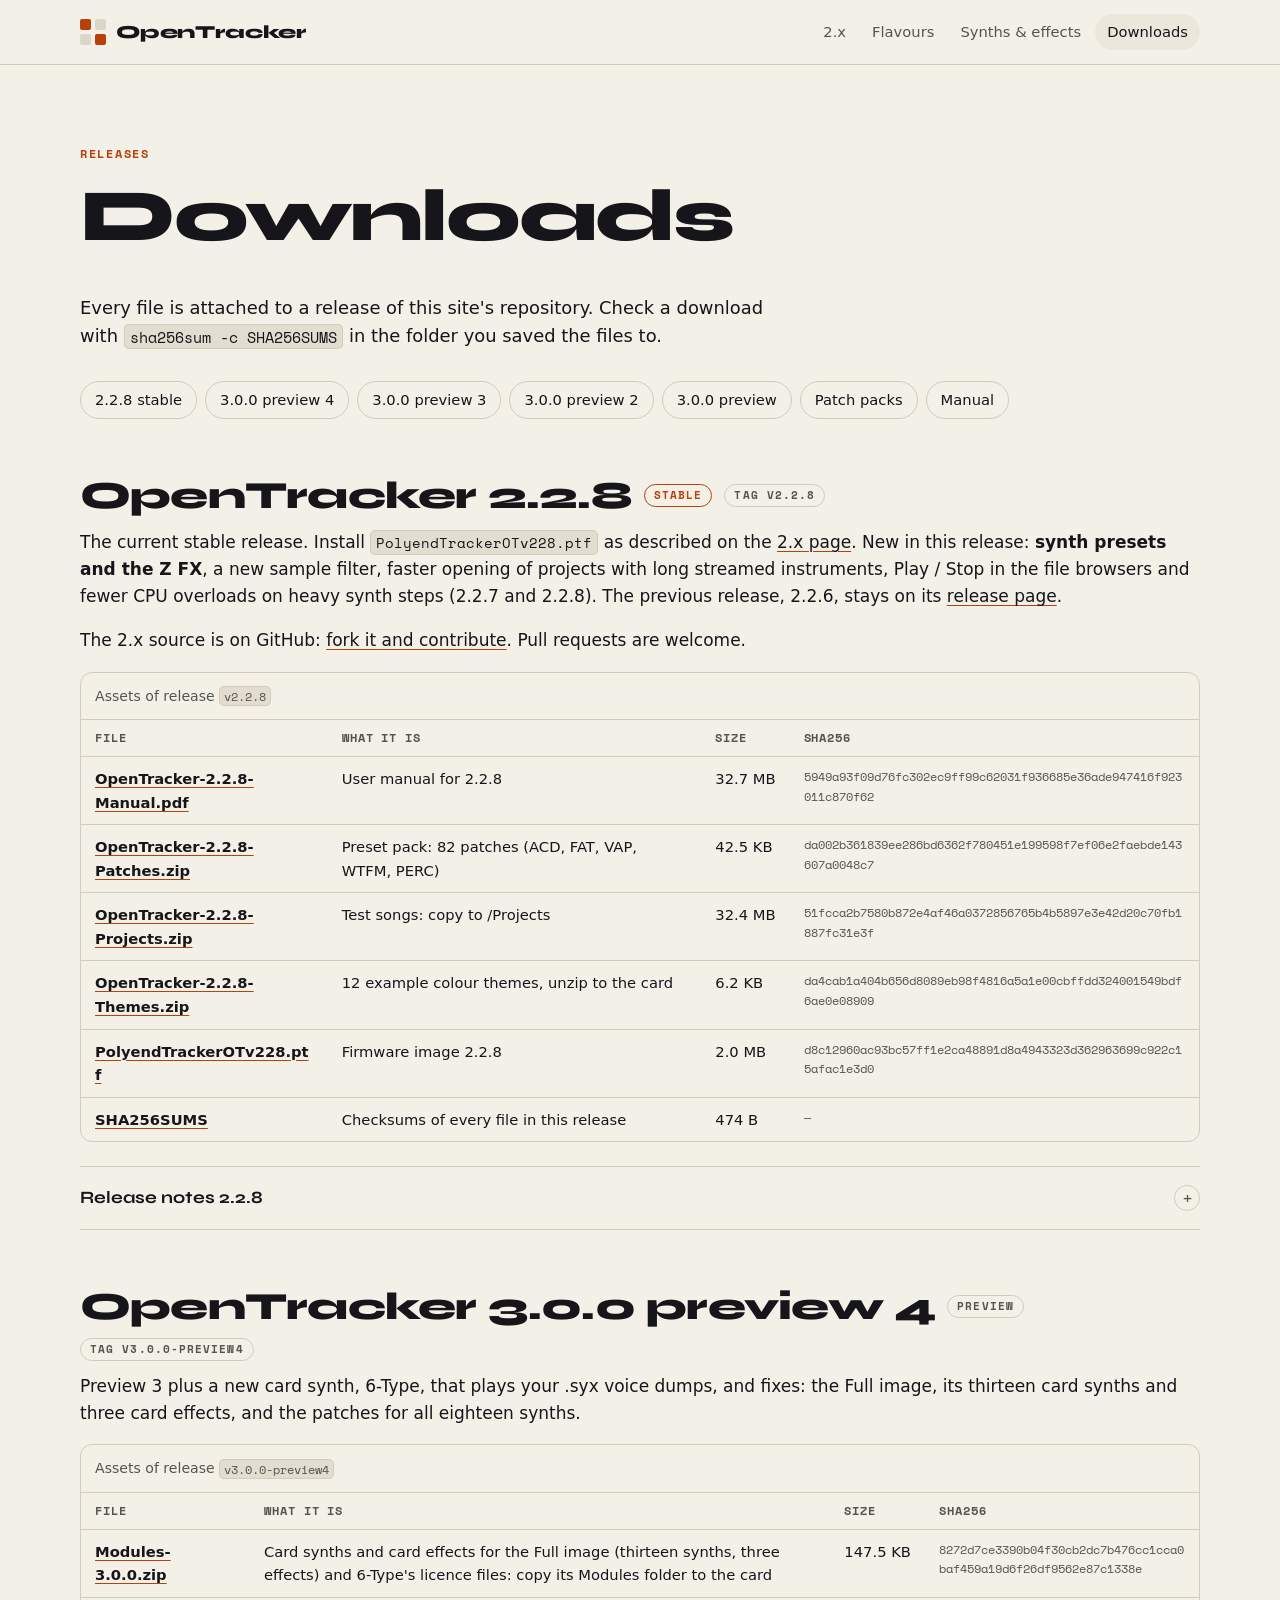
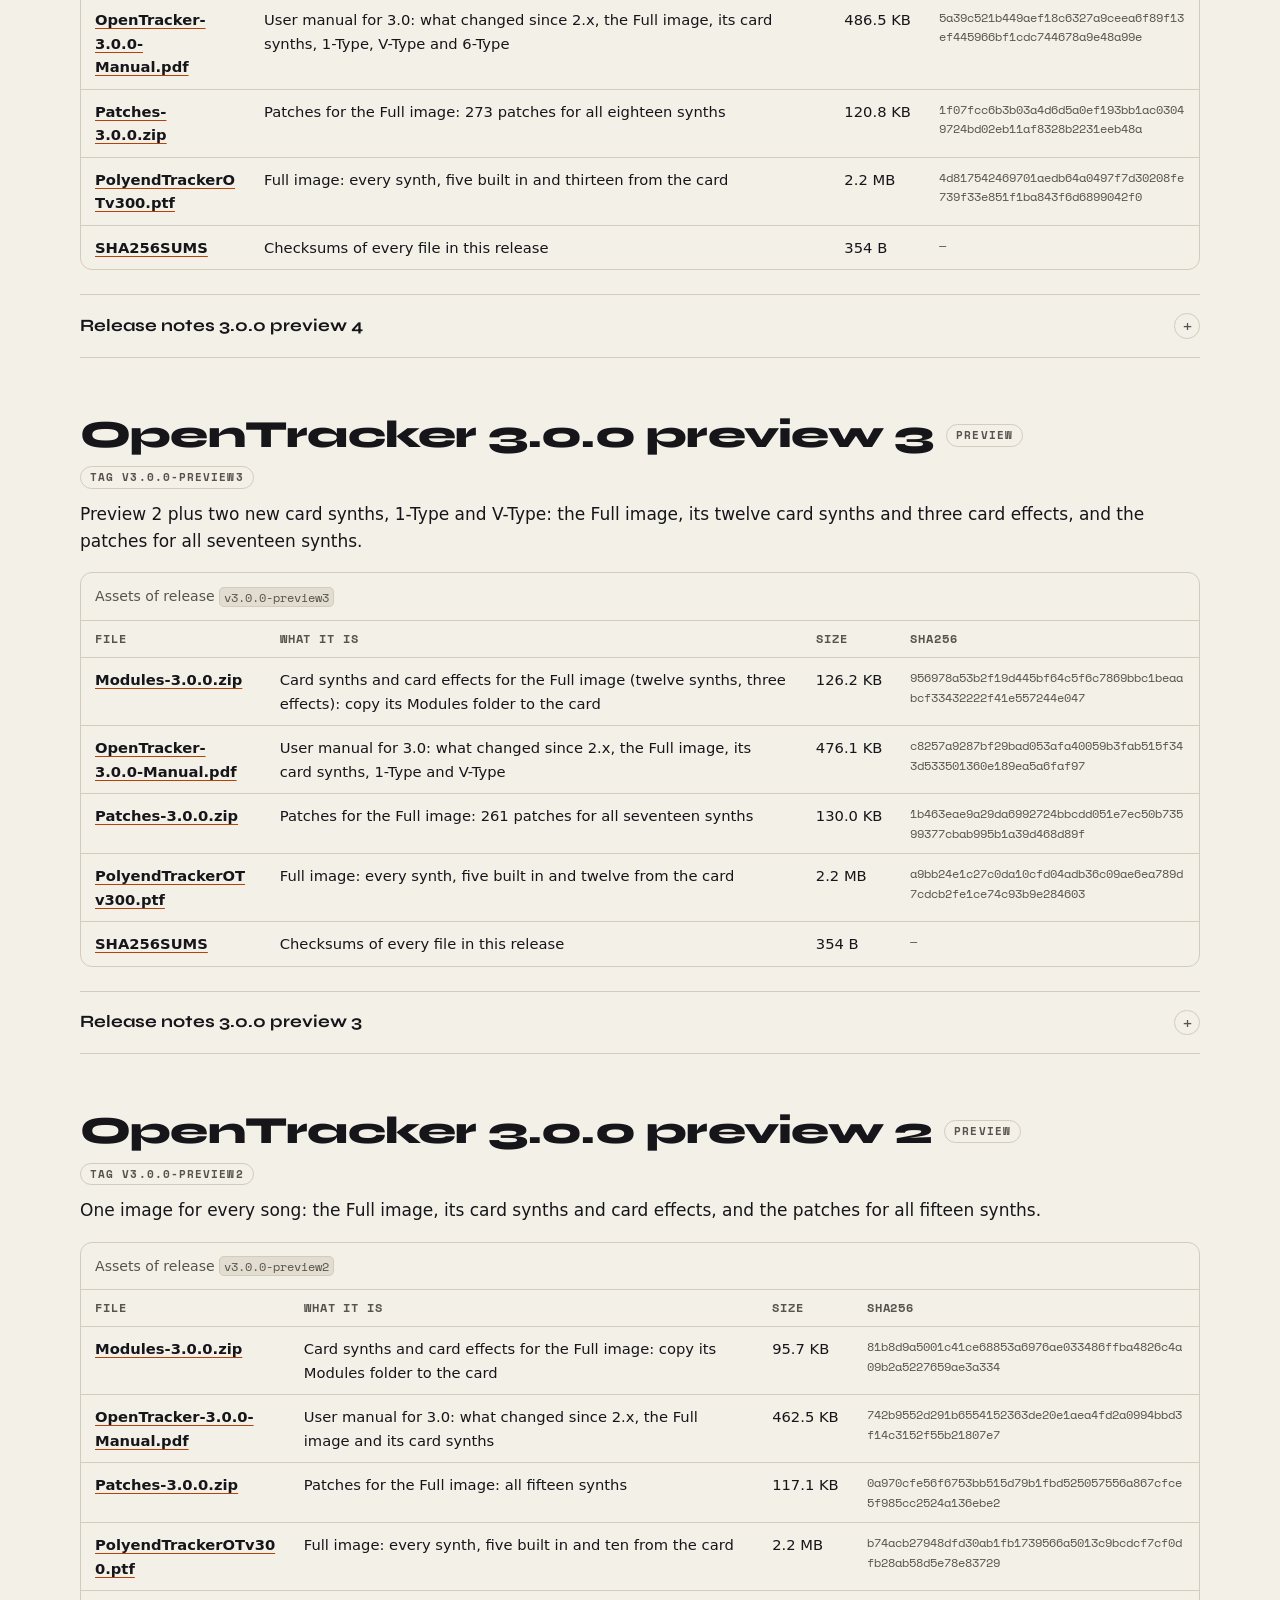
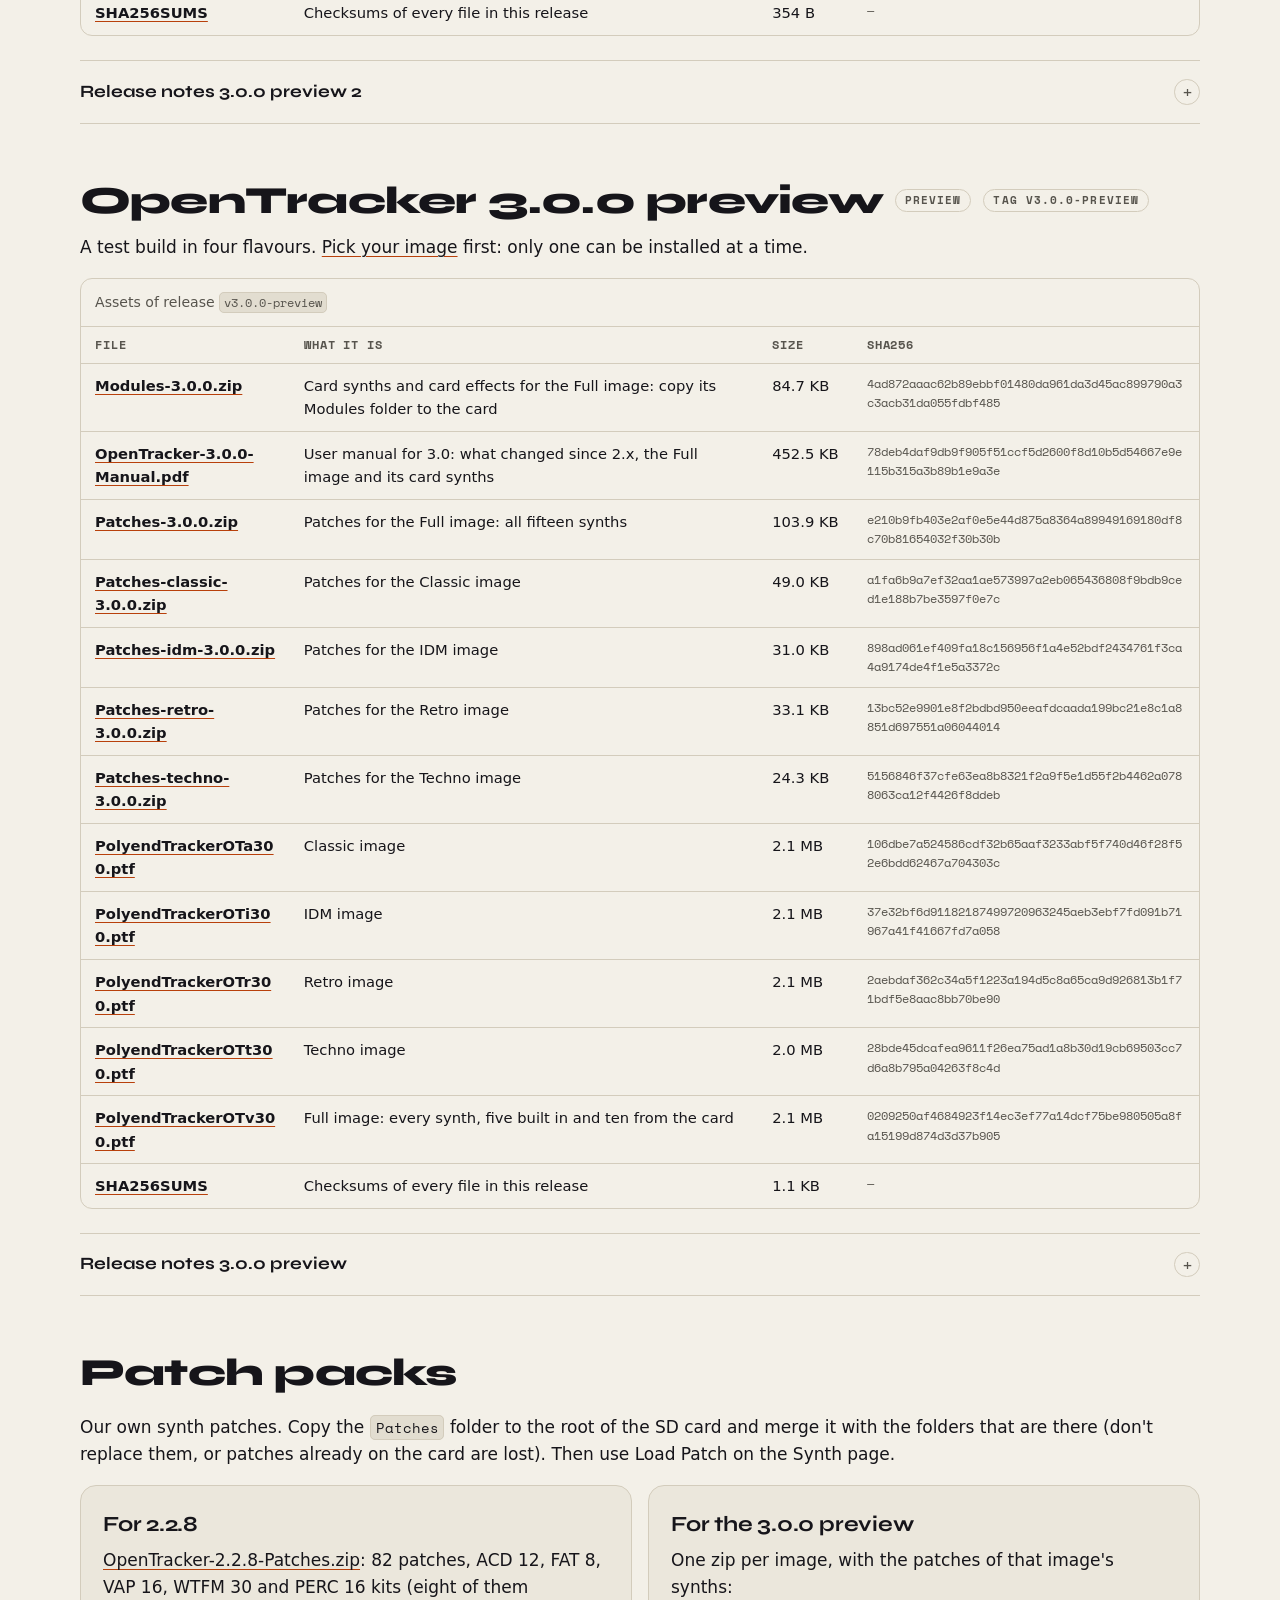
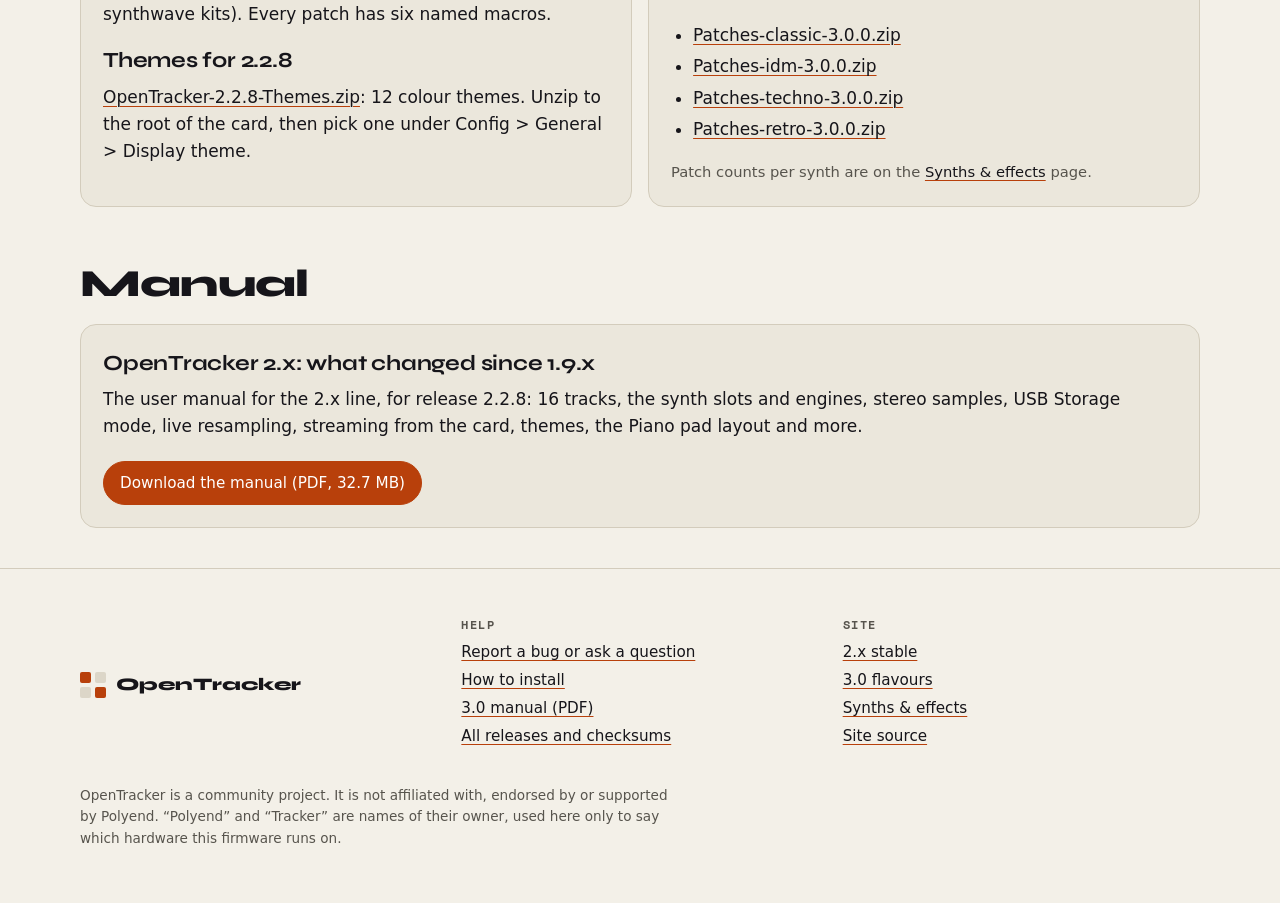
<file: downloads.html>
<!doctype html>
<html lang="en">
<head>
<meta charset="utf-8">
<meta name="viewport" content="width=device-width, initial-scale=1">
<title>Downloads: OpenTracker</title>
<meta name="description" content="OpenTracker releases: firmware images, patch packs, test songs, the manual, release notes and SHA256 checksums.">
<meta name="color-scheme" content="dark light">
<meta name="theme-color" content="#0e0e10" media="(prefers-color-scheme: dark)">
<meta name="theme-color" content="#f3f0e8" media="(prefers-color-scheme: light)">
<link rel="icon" href="assets/favicon.svg" type="image/svg+xml">
<link rel="preconnect" href="https://fonts.googleapis.com">
<link rel="preconnect" href="https://fonts.gstatic.com" crossorigin>
<link rel="stylesheet" href="https://fonts.googleapis.com/css2?family=Space+Mono:wght@400;700&amp;family=Syne:wght@600;700;800&amp;display=swap">
<link rel="stylesheet" href="assets/style.css">
</head>
<body>
<!-- GEN:header -->
<a class="skip" href="#main">Skip to content</a>
<header class="site-head">
  <div class="wrap head-in">
    <a class="brand" href="index.html" aria-label="OpenTracker home"><svg class="logo" width="26" height="26" viewBox="0 0 26 26" aria-hidden="true" focusable="false"><rect x="0" y="0" width="11" height="11" rx="2" class="l1"/><rect x="15" y="0" width="11" height="11" rx="2" class="l0"/><rect x="0" y="15" width="11" height="11" rx="2" class="l0"/><rect x="15" y="15" width="11" height="11" rx="2" class="l1"/></svg><span>OpenTracker</span></a>
    <nav class="nav" aria-label="Main"><ul><li><a href="2x.html">2.x</a></li><li><a href="images.html">Flavours</a></li><li><a href="modules.html">Synths &amp; effects</a></li><li><a href="downloads.html" aria-current="page">Downloads</a></li></ul></nav>
  </div>
</header>
<!-- /GEN:header -->

<main id="main">
  <div class="wrap">
    <header class="page-head">
    <p class="eyebrow">Releases</p>
    <h1>Downloads</h1>
    <p class="lead">Every file is attached to a release of this site's repository. Check a download with
    <code>sha256sum -c SHA256SUMS</code> in the folder you saved the files to.</p>
    </header>
    <nav class="toc" aria-label="On this page">
      <ul>
<!-- GEN:stable-toc -->
<li><a href="#v2.2.8">2.2.8 stable</a></li>
<!-- /GEN:stable-toc -->
        <li><a href="#v3.0.0-preview4">3.0.0 preview 4</a></li>
        <li><a href="#v3.0.0-preview3">3.0.0 preview 3</a></li>
        <li><a href="#v3.0.0-preview2">3.0.0 preview 2</a></li>
        <li><a href="#v3.0.0-preview">3.0.0 preview</a></li>
        <li><a href="#patches">Patch packs</a></li>
        <li><a href="#manual">Manual</a></li>
      </ul>
    </nav>

<!-- GEN:stable-release -->
<section class="release" id="v2.2.8" aria-labelledby="v2.2.8-h">
      <div class="card-head"><h2 id="v2.2.8-h">OpenTracker 2.2.8</h2><span class="badge badge-stable">Stable</span><span class="tag">tag v2.2.8</span></div>
      <p>The current stable release. Install <code>PolyendTrackerOTv228.ptf</code> as described on the
      <a href="2x.html#install">2.x page</a>. New in this release: <strong>synth presets and the Z FX</strong>, a new sample filter, faster opening of projects with long streamed instruments, Play / Stop in the file browsers and fewer CPU overloads on heavy synth steps (2.2.7 and 2.2.8).
      The previous release, 2.2.6, stays on its <a href="https://github.com/opentracker-fw/opentracker-fw.github.io/releases/tag/v2.2.6">release page</a>.</p>
      <p>The 2.x source is on GitHub: <a href="https://github.com/sandlbn/polyend-tracker-re/tree/v2">fork it and contribute</a>. Pull requests are welcome.</p>
<div class="table-wrap"><table class="stack">
<caption>Assets of release <code>v2.2.8</code></caption>
<thead><tr><th scope="col">File</th><th scope="col">What it is</th><th scope="col">Size</th><th scope="col">SHA256</th></tr></thead><tbody>
<tr><th scope="row"><a href="https://github.com/opentracker-fw/opentracker-fw.github.io/releases/download/v2.2.8/OpenTracker-2.2.8-Manual.pdf">OpenTracker-2.2.8-Manual.pdf</a></th><td data-label="What it is">User manual for 2.2.8</td><td class="num" data-label="Size">32.7 MB</td><td class="sha" data-label="SHA256">5949a93f09d76fc302ec9ff99c62031f936685e36ade947416f923011c870f62</td></tr>
<tr><th scope="row"><a href="https://github.com/opentracker-fw/opentracker-fw.github.io/releases/download/v2.2.8/OpenTracker-2.2.8-Patches.zip">OpenTracker-2.2.8-Patches.zip</a></th><td data-label="What it is">Preset pack: 82 patches (ACD, FAT, VAP, WTFM, PERC)</td><td class="num" data-label="Size">42.5 KB</td><td class="sha" data-label="SHA256">da002b361839ee286bd6362f780451e199598f7ef06e2faebde143607a0048c7</td></tr>
<tr><th scope="row"><a href="https://github.com/opentracker-fw/opentracker-fw.github.io/releases/download/v2.2.8/OpenTracker-2.2.8-Projects.zip">OpenTracker-2.2.8-Projects.zip</a></th><td data-label="What it is">Test songs: copy to /Projects</td><td class="num" data-label="Size">32.4 MB</td><td class="sha" data-label="SHA256">51fcca2b7580b872e4af46a0372856765b4b5897e3e42d20c70fb1887fc31e3f</td></tr>
<tr><th scope="row"><a href="https://github.com/opentracker-fw/opentracker-fw.github.io/releases/download/v2.2.8/OpenTracker-2.2.8-Themes.zip">OpenTracker-2.2.8-Themes.zip</a></th><td data-label="What it is">12 example colour themes, unzip to the card</td><td class="num" data-label="Size">6.2 KB</td><td class="sha" data-label="SHA256">da4cab1a404b656d8089eb98f4816a5a1e00cbffdd324001549bdf6ae0e08909</td></tr>
<tr><th scope="row"><a href="https://github.com/opentracker-fw/opentracker-fw.github.io/releases/download/v2.2.8/PolyendTrackerOTv228.ptf">PolyendTrackerOTv228.ptf</a></th><td data-label="What it is">Firmware image 2.2.8</td><td class="num" data-label="Size">2.0 MB</td><td class="sha" data-label="SHA256">d8c12960ac93bc57ff1e2ca48891d8a4943323d362963699c922c15afac1e3d0</td></tr>
<tr><th scope="row"><a href="https://github.com/opentracker-fw/opentracker-fw.github.io/releases/download/v2.2.8/SHA256SUMS">SHA256SUMS</a></th><td data-label="What it is">Checksums of every file in this release</td><td class="num" data-label="Size">474 B</td><td class="sha" data-label="SHA256">&mdash;</td></tr>
</tbody></table></div>
      <details class="fold notes">
        <summary>Release notes 2.2.8</summary>
        <div class="fold-body notes-body">
<h3>OpenTracker 2.2.8</h3>
<p>The current stable release of the 2.x line: an open, community firmware for the original Polyend Tracker. 2.x brings 16 tracks, three synth slots, stereo samples, Mini-format project files and USB Storage mode to the original hardware.</p>
<p>OpenTracker is not affiliated with, endorsed by or supported by Polyend.</p>
<h4>Files</h4>
<ul>
<li><code>PolyendTrackerOTv228.ptf</code>: the firmware image.</li>
<li><code>OpenTracker-2.2.8-Patches.zip</code>: the preset pack (82 patches: ACD 12, FAT 8, VAP 16, WTFM 30, PERC 16). Copy <code>Patches/</code> to the root of the card and merge it with what is there.</li>
<li><code>OpenTracker-2.2.8-Themes.zip</code>: 12 example colour themes. Unzip it to the root of the card; the files land in <code>/Themes</code>.</li>
<li><code>OpenTracker-2.2.8-Projects.zip</code>: the test songs. Copy them to <code>/Projects</code> on the card.</li>
<li><code>OpenTracker-2.2.8-Manual.pdf</code>: the 2.x user manual for this release.</li>
<li><code>SHA256SUMS</code>: checksums of every file. Check them with <code>sha256sum -c SHA256SUMS</code>.</li>
</ul>
<h4>Install</h4>
<ol>
<li>Back up your SD card.</li>
<li>Copy <code>PolyendTrackerOTv228.ptf</code> to <code>/Firmware</code> on the card. Keep the file name as it is: the updater only takes names of exactly 24 characters.</li>
<li>Go to <strong>Config &gt; Firmware update</strong>, select the image and confirm. If the screen stays dark after the update, press the power button once.</li>
</ol>
<p><strong>Going back:</strong> keep the stock 1.9.2 image in <code>/Firmware</code> and install it the same way. From a running OpenTracker you can also write its file name into <code>/Firmware/ot_restore.txt</code> and power-cycle. Keep only the image you want, plus stock, in <code>/Firmware</code>: the rear reset button installs a <code>.ptf</code> from that folder.</p>
<h4>New in 2.2.8</h4>
<ul>
<li><strong>Long instruments open faster</strong> (GitHub issue #184): with Stream from card on, Open streams a long instrument straight from the project&#x27;s own <code>.pti</code> instead of copying it into the Workspace before the project plays. The copy is made later by the autosave, while nothing plays; Save, Save As and USB Storage mode copy every instrument first. A header edit made before the copy is kept, also over a power-off. A project file that went away leaves the slot empty with a notice.</li>
<li><strong>Play / Stop in the file browsers</strong> (GitHub issue #187): Play starts and stops playback with the Open or Save browser or the Import Mod list open. Back from another screen, an open browser stays in its folder at its row.</li>
<li><strong>Pattern, held column key</strong> (GitHub issue #186): holding Instr, Note, FX1 or FX2 while you press a pad, or into its popup, now goes back to the column the cursor was on when you let go. Before, the cursor stayed in that column and the pads kept picking instruments. A tap alone still moves to the key&#x27;s column.</li>
<li><strong>An instrument picked in the list stands:</strong> with Rec off, Instrument Params, Sample Playback and Sample Editor open the instrument just picked in the Instruments list for that step, until the cursor moves to another step or pattern. Before, a sample picked on a synth step opened the synth.</li>
<li><strong>FX a-f on a synth step:</strong> the FX list, its description and the top bar name the macro they set, for example &quot;a - M1 Cutoff&quot; (the macro&#x27;s name in the patch the slot plays, or &quot;Macro 1&quot; without one). Before, they read &quot;MIDI CC A&quot; and pointed at a CC setting that exists only on a MIDI instrument. MIDI and sample steps keep the CC names.</li>
<li><strong>Presets and macros:</strong> a macro you have not moved plays at the neutral value of the preset that plays. Before, a Z to a preset with a unipolar macro played it at the middle of its range, which could make a preset almost silent. On the Macros page, a preset shows its own neutral.</li>
<li><strong>Synth CPU:</strong> when a step&#x27;s notes take over sounding voices, those voices now fade out in the block before the step. Before, the fades and the new notes rendered in the same block, so a heavy step (a pattern start that replaces all of a slot&#x27;s notes) could show &quot;!&quot; on the CPU meter. Steps that are not certain a block ahead (Chance, random FX, delayed notes, a Z that switches a slot, arps, external clock and more) work as before.</li>
</ul>
<h4>New in 2.2.7</h4>
<p>&gt; <strong>Sample filter:</strong> filtered sample instruments use a new filter. Existing songs that use &gt; the filter sound slightly different: brighter at high cutoffs, and loud resonant peaks are &gt; rounded off instead of flat-topped.</p>
<ul>
<li><strong>Synth presets and the Z FX:</strong> each project has eight presets, P1-P8, shared by the three synth slots. A preset holds a patch of any model, with its gain, panning, reverb and delay sends, polyphony and name. <strong>Z1-Z8</strong> in a pattern switch a slot to a preset and <strong>Z0</strong> back to its own patch. Open the presets from Synth Macros 2/2 &gt; Presets (F8): Store, Load, Clear and hold-to-Preview.</li>
<li><strong>The song sounds the same wherever you start:</strong> Play from a later position starts each slot on the preset the earlier Z steps left it on. Loops, the song&#x27;s wrap and queued pattern changes return the slots to the right sound.</li>
<li><strong>Pads and MIDI while stopped</strong> play what the song plays at the cursor.</li>
<li><strong>Edit what you hear:</strong> while a slot plays a preset, Synth Parameters, Macros, Edit Patch, Load Patch and the Global Mixer synth column show and edit that preset, with P1-P8 in the title. Edits are heard at once and saved with the project.</li>
<li><strong>Compatibility:</strong> a Z step reads as an empty FX on other firmware, and projects that never used presets get no new files.</li>
<li><strong>New sample filter:</strong> a zero-delay-feedback design with flat passbands, exact tuning at every cutoff and a soft output stage. Before, low-pass at maximum lost 4.2 dB at 10 kHz, and high-pass at 1 kHz lost 4.6 dB at 19 kHz. The cutoff knob, resonance range, 12 dB slope and band-pass gain are unchanged. Synth engines keep their own filters.</li>
<li><strong>Sample Playback, green marker:</strong> with Snap to zero off, a marker turns green when the wave crosses zero anywhere in the frames its position covers. Before, it almost never did.</li>
<li><strong>Instrument Params from the Pattern screen:</strong> a synth step follows the same rule as a sample step. With Rec on, or on an OFF, CUT or FADE that still carries a synth, the page follows the current instrument instead of switching to the step&#x27;s.</li>
<li><strong>Paste between FX columns:</strong> a copied FX column can be pasted into the other FX column.</li>
<li><strong>Stop cancels a queued pattern.</strong> Before, F1 kept flashing and the next Play jumped to the queued pattern.</li>
<li><strong>Synth Macros:</strong> the number under a macro follows an FX that moves it, as its bar did.</li>
<li><strong>Play forgets the last note of an earlier playback:</strong> a Roll or the Performance step repeater on an empty first step no longer replays a note left over from a previous playback or a pad.</li>
</ul>
<h4>New in 2.2.6</h4>
<p>One-finger pattern pads, Resample Place on colours, Radio stereo and a WAV import fix. See the <a href="https://github.com/opentracker-fw/opentracker-fw.github.io/releases/tag/v2.2.6">2.2.6 release</a>.</p>
<h4>New in 2.2.5</h4>
<p>The Performance screen works as on stock 1.9.2, and its FX reach synth notes; shorter Performance names, note names (Sharps / Flats / Auto), synth release tails that follow the Track Mixer, and Sample Loader and Sample Playback fixes. See the <a href="https://github.com/opentracker-fw/opentracker-fw.github.io/releases/tag/v2.2.5">2.2.5 release</a>.</p>
<h4>If you are coming from 2.2.4 or earlier: the Performance screen</h4>
<p>The Performance screen now works as on stock 1.9.2. If you used it in earlier 2.x releases:</p>
<ul>
<li><strong>Every track starts with its FX off.</strong> Press and release a track&#x27;s screen button to turn its FX on. A pad then reaches only the tracks you picked.</li>
<li><strong>A red label means FX on.</strong> Before, red meant off.</li>
<li><strong>The filters start from the instrument&#x27;s own cutoff</strong>, not from an open filter. <strong>Saved performances with a filter column can sound different:</strong> High-pass on an instrument with an open filter is now nearly silent, as on stock.</li>
</ul>
<h4>The 2.x line</h4>
<ul>
<li><strong>16 tracks:</strong> tracks 13-16 work like MIDI tracks.</li>
<li><strong>Three synth slots (S1-S3)</strong> with five engines of our own sound design: ACD, VAP, PERC, FAT and WTFM. FX columns A-F drive six macros; Volume drives macro 7. A shared pool of 4 voices by default (1-8 in Config).</li>
<li><strong>Projects in the Mini&#x27;s format:</strong> 16-track patterns, the three synth slots and <code>.patch</code> files. Older original-Tracker projects open as they are.</li>
<li><strong>Stereo samples</strong> in one-shot, loop, slice and beat-slice modes.</li>
<li><strong>USB Storage mode:</strong> the SD card shows up as a drive on a computer (about 1 MB/s).</li>
<li><strong>Live resampling</strong> (contributed by syamajala): record the mix, one track or Line In into a new instrument while the pattern plays.</li>
<li><strong>Exports at 44.1 kHz</strong>, a CPU meter, and a voice limiter that only ever cuts synth voices.</li>
</ul>
<h4>Known limitations</h4>
<ul>
<li>The synths follow the Mini&#x27;s parameter sets, but the sound is our own design: close, not identical.</li>
<li>The synth voice pool defaults to 4 because of the processor&#x27;s speed.</li>
<li>USB Storage mode: back up the card before first use. Linux systems without a desktop may need <code>partprobe</code> or a re-plug to see the card.</li>
<li>Projects saved by 2.x use 16-track patterns. Stock firmware reads only tracks 1-8 of those patterns.</li>
</ul>
        </div>
      </details>
    </section>
<!-- /GEN:stable-release -->

    <section class="release" id="v3.0.0-preview4" aria-labelledby="v3.0.0-preview4-h">
      <div class="card-head"><h2 id="v3.0.0-preview4-h">OpenTracker 3.0.0 preview 4</h2><span class="badge badge-preview">Preview</span><span class="tag">tag v3.0.0-preview4</span></div>
      <p>Preview 3 plus a new card synth, 6-Type, that plays your .syx voice dumps, and fixes: the Full image, its thirteen card synths and three card effects, and the patches for all eighteen synths.</p>
<!-- GEN:assets-v3.0.0-preview4 -->
<div class="table-wrap"><table class="stack">
<caption>Assets of release <code>v3.0.0-preview4</code></caption>
<thead><tr><th scope="col">File</th><th scope="col">What it is</th><th scope="col">Size</th><th scope="col">SHA256</th></tr></thead><tbody>
<tr><th scope="row"><a href="https://github.com/opentracker-fw/opentracker-fw.github.io/releases/download/v3.0.0-preview4/Modules-3.0.0.zip">Modules-3.0.0.zip</a></th><td data-label="What it is">Card synths and card effects for the Full image (thirteen synths, three effects) and 6-Type&#x27;s licence files: copy its Modules folder to the card</td><td class="num" data-label="Size">147.5 KB</td><td class="sha" data-label="SHA256">8272d7ce3390b04f30cb2dc7b476cc1cca0baf459a19d6f26df9562e87c1338e</td></tr>
<tr><th scope="row"><a href="https://github.com/opentracker-fw/opentracker-fw.github.io/releases/download/v3.0.0-preview4/OpenTracker-3.0.0-Manual.pdf">OpenTracker-3.0.0-Manual.pdf</a></th><td data-label="What it is">User manual for 3.0: what changed since 2.x, the Full image, its card synths, 1-Type, V-Type and 6-Type</td><td class="num" data-label="Size">486.5 KB</td><td class="sha" data-label="SHA256">5a39c521b449aef18c6327a9ceea6f89f13ef445966bf1cdc744678a9e48a99e</td></tr>
<tr><th scope="row"><a href="https://github.com/opentracker-fw/opentracker-fw.github.io/releases/download/v3.0.0-preview4/Patches-3.0.0.zip">Patches-3.0.0.zip</a></th><td data-label="What it is">Patches for the Full image: 273 patches for all eighteen synths</td><td class="num" data-label="Size">120.8 KB</td><td class="sha" data-label="SHA256">1f07fcc6b3b03a4d6d5a0ef193bb1ac03049724bd02eb11af8328b2231eeb48a</td></tr>
<tr><th scope="row"><a href="https://github.com/opentracker-fw/opentracker-fw.github.io/releases/download/v3.0.0-preview4/PolyendTrackerOTv300.ptf">PolyendTrackerOTv300.ptf</a></th><td data-label="What it is">Full image: every synth, five built in and thirteen from the card</td><td class="num" data-label="Size">2.2 MB</td><td class="sha" data-label="SHA256">4d817542469701aedb64a0497f7d30208fe739f33e851f1ba843f6d6899042f0</td></tr>
<tr><th scope="row"><a href="https://github.com/opentracker-fw/opentracker-fw.github.io/releases/download/v3.0.0-preview4/SHA256SUMS">SHA256SUMS</a></th><td data-label="What it is">Checksums of every file in this release</td><td class="num" data-label="Size">354 B</td><td class="sha" data-label="SHA256">&mdash;</td></tr>
</tbody></table></div>
<!-- /GEN:assets-v3.0.0-preview4 -->
      <details class="fold notes">
        <summary>Release notes 3.0.0 preview 4</summary>
        <div class="fold-body notes-body">
<!-- GEN:notes-v3.0.0-preview4 -->
<h3>OpenTracker 3.0.0 preview 4</h3>
<p>A test build of OpenTracker 3, for testing only, not for real work. <strong>Back up your SD card first</strong>, or use a spare card.</p>
<p>OpenTracker is not affiliated with, endorsed by or supported by Polyend.</p>
<h4>A new card synth: 6-Type</h4>
<p>Preview 4 adds <strong>6-Type</strong>, a six-operator FM synth on the card that plays your own <code>.syx</code> voice dumps, and a few fixes. The Full image now has eighteen synths: five built in (ACD, FAT, VAP, PERC, WTFM) and thirteen from the card&#x27;s <code>Modules/</code> folder (FM4, JU6, D-Type, CS-Type, A-Type, T-Type, 8-Type, Hand-Type, B-Type, Arc-Type, 1-Type, V-Type, 6-Type). Dirt, BBD Chorus and Tape are built in; Chorus, LoFi and Echo come from the card.</p>
<h4>Files</h4>
<ul>
<li><code>PolyendTrackerOTv300.ptf</code>: the Full image.</li>
<li><code>Modules-3.0.0.zip</code>: the thirteen card synths and the three card effects, and 6-Type&#x27;s licence files (<code>sixtype-README.md</code>, <code>sixtype-msfa.txt</code>). Unzip it at the root of the card; the files land in <code>/Modules</code>. Leave out a module you never use.</li>
<li><code>Patches-3.0.0.zip</code>: the patches for all eighteen synths, 273 in all. Unzip it at the root of the card.</li>
<li><code>OpenTracker-3.0.0-Manual.pdf</code>: the user manual for 3.0, with a chapter each for 1-Type, V-Type and 6-Type. It covers what changed since 2.x.</li>
<li><code>SHA256SUMS</code>: checksums of every file. Check them with <code>sha256sum -c SHA256SUMS</code>.</li>
</ul>
<h4>Install</h4>
<ol>
<li>Copy <code>PolyendTrackerOTv300.ptf</code> to <code>/Firmware</code> on the SD card. Keep the file name as it is (24 characters).</li>
<li>Unzip <code>Modules-3.0.0.zip</code> and <code>Patches-3.0.0.zip</code> at the root of the card. <strong>Replace all the <code>.otm</code> files</strong> in <code>/Modules</code> with the ones from this zip: every module was rebuilt for this image, and the ones from preview 3 show &quot;needs updating&quot;.</li>
<li><strong>Config &gt; Firmware update</strong>, select the image and confirm. If the screen stays dark after the update, press the power button once.</li>
<li>To go back, install the stock 1.9.2 image or OpenTracker 2.2.8 the same way.</li>
</ol>
<h4>New in preview 4</h4>
<ul>
<li><strong>6-Type</strong> (<code>sixtype.otm</code>, <code>Patches/6TYPE</code>): six-operator FM with 32 algorithms. Each operator has its own envelope, level scaling, velocity sensitivity and ratio or fixed frequency; the voice adds a pitch envelope and an LFO. On the Synth page, Volume and Mono (Retrigger or Legato at Polyphony 1), and on top of the voice Brightness, Feedback, Attack, Release, LFO Depth and Detune, with M1-M6 on them.</li>
<li><strong>Your .syx voice dumps:</strong> copy 32-voice banks (4104 bytes) and single voices (163 bytes) to <code>Patches/6TYPE</code>. Load Patch lists the banks first: a bank opens like a folder with F8 (Open) or Right, Left goes back. The voices preview with F5 / F6 and play on the pads; F8 loads one. Save writes it as a <code>.patch</code>, and the project keeps the voice.</li>
<li><strong>Card memory:</strong> 6-Type takes about 25 KB. It fits next to 1-Type or V-Type, but not next to both. Next to V-Type one card effect (Echo, LoFi or Chorus) fits too; next to 1-Type only Chorus.</li>
<li><strong>12 patches</strong> in <code>Patches/6TYPE</code>. The pack now has 273 patches.</li>
<li><strong>CPU:</strong> up to 8 voices per slot.</li>
</ul>
<h4>Fixes since preview 3</h4>
<ul>
<li>Pattern: in edit mode a pad in the Instr column plays the instrument also when the song is stopped, as on stock.</li>
<li>Pattern: F1 + pad switches the pattern at once while playing (from the next step), as on stock. Pattern + Left / Right still waits for the end of the pattern.</li>
<li>Resample: each new take gets its own number, &quot;Resample Master 001&quot;, &quot;002&quot; and so on.</li>
<li>Song: after Play on the Performance screen, the Song screen shows the play head and its cursor follows it. A pattern loop set on the Song screen ends with its run.</li>
<li>Load Patch: a patch imported from a file saves under a name the card can hold (<code>* ? &lt; &gt; | : &quot;</code> become <code>_</code>), and the first Save asks &quot;Overwrite?&quot; when a patch of that name exists.</li>
</ul>
<h4>Not in this build</h4>
<ul>
<li>Some songs can still overrun the audio block when a Z switches one slot while another slot with inserts starts many notes in the same step.</li>
<li>6-Type has no operator editor: a voice plays as it comes from its file, with the controls above on top.</li>
<li>1-Type&#x27;s LPDL filter plays as LP24 with a little less resonance.</li>
<li>CS-Type has no built-in chorus yet; use a Chorus insert.</li>
<li>After-touch from a MIDI keyboard does not reach Touch yet (use macro 3 or FX CC c).</li>
<li>Games are removed in 3.x.</li>
</ul>
<h4>Please test</h4>
<ul>
<li><strong>.syx loading:</strong> copy your own banks and single voices to <code>Patches/6TYPE</code>; open banks with F8 and with Right, go back with Left, preview voices with F5 / F6 and the pads, load and Save them, then reopen the project. Tell us which files do not open (&quot;Not a patch bank&quot;) and which voices sound far from what you expect.</li>
<li><strong>6-Type:</strong> play the 12 new patches, alone and on all three slots; chords and fast arps with the CPU meter on, on one slot and on all three; Mono Retrigger and Legato at Polyphony 1; turn Brightness, Feedback, LFO Depth and Detune while notes play and listen for clicks or noise.</li>
<li><strong>Card memory:</strong> 6-Type next to V-Type with Echo, LoFi or Chorus on; 6-Type next to 1-Type with Chorus on (LoFi or Echo should say &quot;Card memory full&quot;); then all three large synths in one project (the last one says &quot;Card memory full&quot;).</li>
<li><strong>The fixes:</strong> Instr column pads while stopped, F1 + pad while playing, several resample takes, and Song after a Performance run.</li>
<li><strong>Any song:</strong> stuck notes, and the CPU meter on heavy synth steps.</li>
</ul>
<p>Report what you used, what you did, what you expected and what happened (a photo or a short video helps) on the <a href="https://github.com/opentracker-fw/opentracker-fw.github.io/issues">issue tracker</a>.</p>
<!-- /GEN:notes-v3.0.0-preview4 -->
        </div>
      </details>
    </section>

    <section class="release" id="v3.0.0-preview3" aria-labelledby="v3.0.0-preview3-h">
      <div class="card-head"><h2 id="v3.0.0-preview3-h">OpenTracker 3.0.0 preview 3</h2><span class="badge badge-preview">Preview</span><span class="tag">tag v3.0.0-preview3</span></div>
      <p>Preview 2 plus two new card synths, 1-Type and V-Type: the Full image, its twelve card synths and three card effects, and the patches for all seventeen synths.</p>
<!-- GEN:assets-v3.0.0-preview3 -->
<div class="table-wrap"><table class="stack">
<caption>Assets of release <code>v3.0.0-preview3</code></caption>
<thead><tr><th scope="col">File</th><th scope="col">What it is</th><th scope="col">Size</th><th scope="col">SHA256</th></tr></thead><tbody>
<tr><th scope="row"><a href="https://github.com/opentracker-fw/opentracker-fw.github.io/releases/download/v3.0.0-preview3/Modules-3.0.0.zip">Modules-3.0.0.zip</a></th><td data-label="What it is">Card synths and card effects for the Full image (twelve synths, three effects): copy its Modules folder to the card</td><td class="num" data-label="Size">126.2 KB</td><td class="sha" data-label="SHA256">956978a53b2f19d445bf64c5f6c7869bbc1beaabcf33432222f41e557244e047</td></tr>
<tr><th scope="row"><a href="https://github.com/opentracker-fw/opentracker-fw.github.io/releases/download/v3.0.0-preview3/OpenTracker-3.0.0-Manual.pdf">OpenTracker-3.0.0-Manual.pdf</a></th><td data-label="What it is">User manual for 3.0: what changed since 2.x, the Full image, its card synths, 1-Type and V-Type</td><td class="num" data-label="Size">476.1 KB</td><td class="sha" data-label="SHA256">c8257a9287bf29bad053afa40059b3fab515f343d533501360e189ea5a6faf97</td></tr>
<tr><th scope="row"><a href="https://github.com/opentracker-fw/opentracker-fw.github.io/releases/download/v3.0.0-preview3/Patches-3.0.0.zip">Patches-3.0.0.zip</a></th><td data-label="What it is">Patches for the Full image: 261 patches for all seventeen synths</td><td class="num" data-label="Size">130.0 KB</td><td class="sha" data-label="SHA256">1b463eae9a29da6992724bbcdd051e7ec50b73599377cbab995b1a39d468d89f</td></tr>
<tr><th scope="row"><a href="https://github.com/opentracker-fw/opentracker-fw.github.io/releases/download/v3.0.0-preview3/PolyendTrackerOTv300.ptf">PolyendTrackerOTv300.ptf</a></th><td data-label="What it is">Full image: every synth, five built in and twelve from the card</td><td class="num" data-label="Size">2.2 MB</td><td class="sha" data-label="SHA256">a9bb24e1c27c0da10cfd04adb36c09ae6ea789d7cdcb2fe1ce74c93b9e284603</td></tr>
<tr><th scope="row"><a href="https://github.com/opentracker-fw/opentracker-fw.github.io/releases/download/v3.0.0-preview3/SHA256SUMS">SHA256SUMS</a></th><td data-label="What it is">Checksums of every file in this release</td><td class="num" data-label="Size">354 B</td><td class="sha" data-label="SHA256">&mdash;</td></tr>
</tbody></table></div>
<!-- /GEN:assets-v3.0.0-preview3 -->
      <details class="fold notes">
        <summary>Release notes 3.0.0 preview 3</summary>
        <div class="fold-body notes-body">
<!-- GEN:notes-v3.0.0-preview3 -->
<h3>OpenTracker 3.0.0 preview 3</h3>
<p>A test build of OpenTracker 3, for testing only, not for real work. <strong>Back up your SD card first</strong>, or use a spare card.</p>
<p>OpenTracker is not affiliated with, endorsed by or supported by Polyend.</p>
<h4>Two new card synths</h4>
<p>Preview 3 is preview 2 plus two new synths on the card: <strong>1-Type</strong> and <strong>V-Type</strong>. The Full image now has seventeen synths: five built in (ACD, FAT, VAP, PERC, WTFM) and twelve from the card&#x27;s <code>Modules/</code> folder (FM4, JU6, D-Type, CS-Type, A-Type, T-Type, 8-Type, Hand-Type, B-Type, Arc-Type, 1-Type, V-Type). Dirt, BBD Chorus and Tape are built in; Chorus, LoFi and Echo come from the card.</p>
<h4>Files</h4>
<ul>
<li><code>PolyendTrackerOTv300.ptf</code>: the Full image.</li>
<li><code>Modules-3.0.0.zip</code>: the twelve card synths and the three card effects. Unzip it at the root of the card; the files land in <code>/Modules</code>. Leave out a module you never use.</li>
<li><code>Patches-3.0.0.zip</code>: the patches for all seventeen synths. Unzip it at the root of the card.</li>
<li><code>OpenTracker-3.0.0-Manual.pdf</code>: the user manual for 3.0, with a chapter each for 1-Type and V-Type. It covers what changed since 2.x.</li>
<li><code>SHA256SUMS</code>: checksums of every file. Check them with <code>sha256sum -c SHA256SUMS</code>.</li>
</ul>
<h4>Install</h4>
<ol>
<li>Copy <code>PolyendTrackerOTv300.ptf</code> to <code>/Firmware</code> on the SD card. Keep the file name as it is (24 characters).</li>
<li>Unzip <code>Modules-3.0.0.zip</code> and <code>Patches-3.0.0.zip</code> at the root of the card. <strong>Replace all the <code>.otm</code> files</strong> in <code>/Modules</code> with the ones from this zip, also the ones you had from preview 2: the modules belong to the image they came with, and older ones may be refused (&quot;needs updating&quot;).</li>
<li><strong>Config &gt; Firmware update</strong>, select the image and confirm. If the screen stays dark after the update, press the power button once.</li>
<li>To go back, install the stock 1.9.2 image or OpenTracker 2.2.8 the same way.</li>
</ol>
<h4>New in preview 3</h4>
<ul>
<li><strong>1-Type</strong> (<code>onetype.otm</code>, <code>Patches/1TYPE</code>): a two-oscillator voice with sync, ring and FM, a locked sub, detune, five filter types (LP12, LP24, HP12, BP12 and LPDL), a mod envelope and two LFOs that can follow the song tempo.</li>
<li><strong>V-Type</strong> (<code>vtype.otm</code>, <code>Patches/VTYPE</code>): a swarm of up to seven detuned saws and a second oscillator with sync and ring into two filters, with Drive between them in four routings (Single, Serial, Parallel, Split), two LFOs and a four-slot mod matrix.</li>
<li><strong>12 patches each</strong>, in <code>Patches/1TYPE</code> and <code>Patches/VTYPE</code>: leads, basses, plucks, pads and effects. The pack now has 261 patches.</li>
<li><strong>Card memory:</strong> 1-Type (26 KB) and V-Type (22 KB) are the largest card synths. Both fit together, with one card effect (Echo, LoFi or Chorus) beside them; a third card synth next to the pair says &quot;Card memory full&quot;.</li>
<li><strong>Your .sy1 patches on 1-Type:</strong> the <code>sy1_to_patch</code> tool in the firmware sources (<code>tools/sy1_to_patch</code>) converts <code>.sy1</code> patch files on a computer into 1-Type patches (<code>Patches/1TYPE/&lt;name&gt;.patch</code>), with a <code>&lt;name&gt;.txt</code> next to each that lists what did not carry over (delay, chorus, the arpeggiator and most of unison: use the track&#x27;s sends, an insert or the Arp FX instead). The manual&#x27;s 1-Type chapter has the details.</li>
</ul>
<h4>Fixes since preview 2</h4>
<ul>
<li>No other changes to the firmware: everything apart from the two new synths works as in preview 2. The FX a-f names on a step without a note, which follow the synth the sequencer plays there, were already in the preview 2 image.</li>
</ul>
<h4>Not in this build</h4>
<ul>
<li>Some songs can still overrun the audio block when a Z switches one slot while another slot with inserts starts many notes in the same step.</li>
<li>1-Type&#x27;s LPDL filter plays as LP24 with a little less resonance.</li>
<li>CS-Type has no built-in chorus yet; use a Chorus insert.</li>
<li>After-touch from a MIDI keyboard does not reach Touch yet (use macro 3 or FX CC c).</li>
<li>Games are removed in 3.x.</li>
</ul>
<h4>Please test</h4>
<ul>
<li><strong>1-Type and V-Type:</strong> play the 24 new patches, alone and on all three slots; change the Model to 1-Type or V-Type while stopped and while playing; turn the knobs on every page while a note plays and listen for clicks, silence or noise.</li>
<li><strong>V-Type routings:</strong> Single, Serial, Parallel and Split with high Reso and Drive, and the three Drive curves (Soft, Hard, Fold); the mod matrix on the filters.</li>
<li><strong>Card memory:</strong> a project with 1-Type and V-Type on two slots, then turn on Echo, LoFi or Chorus (one fits, a second says &quot;Card memory full&quot;); put a third card synth on the last slot.</li>
<li><strong>CPU:</strong> chords and fast arps on both new synths with the CPU meter on, and in a busy song next to inserts.</li>
<li><strong>.sy1 imports:</strong> convert your own <code>.sy1</code> patches and tell us which ones sound far from the original.</li>
<li><strong>Any song:</strong> stuck notes, and the CPU meter on heavy synth steps.</li>
</ul>
<p>Report what you used, what you did, what you expected and what happened (a photo or a short video helps) on the <a href="https://github.com/opentracker-fw/opentracker-fw.github.io/issues">issue tracker</a>.</p>
<!-- /GEN:notes-v3.0.0-preview3 -->
        </div>
      </details>
    </section>

    <section class="release" id="v3.0.0-preview2" aria-labelledby="v3.0.0-preview2-h">
      <div class="card-head"><h2 id="v3.0.0-preview2-h">OpenTracker 3.0.0 preview 2</h2><span class="badge badge-preview">Preview</span><span class="tag">tag v3.0.0-preview2</span></div>
      <p>One image for every song: the Full image, its card synths and card effects, and the patches for all fifteen synths.</p>
<!-- GEN:assets-v3.0.0-preview2 -->
<div class="table-wrap"><table class="stack">
<caption>Assets of release <code>v3.0.0-preview2</code></caption>
<thead><tr><th scope="col">File</th><th scope="col">What it is</th><th scope="col">Size</th><th scope="col">SHA256</th></tr></thead><tbody>
<tr><th scope="row"><a href="https://github.com/opentracker-fw/opentracker-fw.github.io/releases/download/v3.0.0-preview2/Modules-3.0.0.zip">Modules-3.0.0.zip</a></th><td data-label="What it is">Card synths and card effects for the Full image: copy its Modules folder to the card</td><td class="num" data-label="Size">95.7 KB</td><td class="sha" data-label="SHA256">81b8d9a5001c41ce68853a6976ae033486ffba4826c4a09b2a5227659ae3a334</td></tr>
<tr><th scope="row"><a href="https://github.com/opentracker-fw/opentracker-fw.github.io/releases/download/v3.0.0-preview2/OpenTracker-3.0.0-Manual.pdf">OpenTracker-3.0.0-Manual.pdf</a></th><td data-label="What it is">User manual for 3.0: what changed since 2.x, the Full image and its card synths</td><td class="num" data-label="Size">462.5 KB</td><td class="sha" data-label="SHA256">742b9552d291b6554152363de20e1aea4fd2a0994bbd3f14c3152f55b21807e7</td></tr>
<tr><th scope="row"><a href="https://github.com/opentracker-fw/opentracker-fw.github.io/releases/download/v3.0.0-preview2/Patches-3.0.0.zip">Patches-3.0.0.zip</a></th><td data-label="What it is">Patches for the Full image: all fifteen synths</td><td class="num" data-label="Size">117.1 KB</td><td class="sha" data-label="SHA256">0a970cfe56f6753bb515d79b1fbd525057556a867cfce5f985cc2524a136ebe2</td></tr>
<tr><th scope="row"><a href="https://github.com/opentracker-fw/opentracker-fw.github.io/releases/download/v3.0.0-preview2/PolyendTrackerOTv300.ptf">PolyendTrackerOTv300.ptf</a></th><td data-label="What it is">Full image: every synth, five built in and ten from the card</td><td class="num" data-label="Size">2.2 MB</td><td class="sha" data-label="SHA256">b74acb27948dfd30ab1fb1739566a5013c9bcdcf7cf0dfb28ab58d5e78e83729</td></tr>
<tr><th scope="row"><a href="https://github.com/opentracker-fw/opentracker-fw.github.io/releases/download/v3.0.0-preview2/SHA256SUMS">SHA256SUMS</a></th><td data-label="What it is">Checksums of every file in this release</td><td class="num" data-label="Size">354 B</td><td class="sha" data-label="SHA256">&mdash;</td></tr>
</tbody></table></div>
<!-- /GEN:assets-v3.0.0-preview2 -->
      <details class="fold notes">
        <summary>Release notes 3.0.0 preview 2</summary>
        <div class="fold-body notes-body">
<!-- GEN:notes-v3.0.0-preview2 -->
<h3>OpenTracker 3.0.0 preview 2</h3>
<p>A test build of OpenTracker 3, for testing only, not for real work. <strong>Back up your SD card first</strong>, or use a spare card.</p>
<p>OpenTracker is not affiliated with, endorsed by or supported by Polyend.</p>
<h4>One image for every song</h4>
<p>Preview 2 is one image, <strong>Full</strong>: five synths built in (ACD, FAT, VAP, PERC, WTFM) and ten more from the card&#x27;s <code>Modules/</code> folder (FM4, JU6, D-Type, CS-Type, A-Type, T-Type, 8-Type, Hand-Type, B-Type, Arc-Type). Projects load the card synths they use. Dirt, BBD Chorus and Tape are built in; Chorus, LoFi and Echo come from the card too. The four flavour images of the first preview are still on the <a href="https://github.com/opentracker-fw/opentracker-fw.github.io/releases/tag/v3.0.0-preview">3.0.0 preview</a> page.</p>
<h4>Files</h4>
<ul>
<li><code>PolyendTrackerOTv300.ptf</code>: the Full image.</li>
<li><code>Modules-3.0.0.zip</code>: the card synths and card effects. Unzip it at the root of the card; the files land in <code>/Modules</code>. Leave out a module you never use.</li>
<li><code>Patches-3.0.0.zip</code>: the patches for all fifteen synths. Unzip it at the root of the card.</li>
<li><code>OpenTracker-3.0.0-Manual.pdf</code>: the user manual for 3.0. It covers what changed since 2.x.</li>
<li><code>SHA256SUMS</code>: checksums of every file. Check them with <code>sha256sum -c SHA256SUMS</code>.</li>
</ul>
<h4>Install</h4>
<ol>
<li>Copy <code>PolyendTrackerOTv300.ptf</code> to <code>/Firmware</code> on the SD card. Keep the file name as it is (24 characters).</li>
<li>Unzip <code>Modules-3.0.0.zip</code> and <code>Patches-3.0.0.zip</code> at the root of the card. <strong>Replace the old <code>.otm</code> files</strong> from the first preview: modules built for an earlier image are refused (&quot;needs updating&quot;).</li>
<li><strong>Config &gt; Firmware update</strong>, select the image and confirm. If the screen stays dark after the update, press the power button once.</li>
<li>To go back, install the stock 1.9.2 image or OpenTracker 2.2.8 the same way.</li>
</ol>
<h4>New in preview 2</h4>
<ul>
<li><strong>One image, every synth.</strong> The ten synths not built in load from the card when a project uses them, also the ones its presets name. A Model change loads the new synth once the choice has rested, while stopped; while playing the slot says &quot;Loads at Stop&quot;. The card synths share about 54 KB: any three fit, and a synth that does not fit says &quot;Card memory full&quot;.</li>
<li><strong>Faster card synths.</strong> Built-in and card synths take turns in one fast memory block, so the synths a song plays run their busiest code from there.</li>
<li><strong>Synth inserts on Full.</strong> Each synth slot can run its own effect again (Shift + Instrument Params): Drive, Chorus, Phaser, Tremolo and Bitcrush.</li>
<li><strong>The FX bank</strong> (Shift + Master): every master effect in the order the mix runs through them, Dirt, LoFi, Chorus, BBD, Echo, Tape. Each row says On, Off or Card. F1 turns an effect on or off, F2 opens its settings, Shift + Master goes back. A card effect loads when you turn it on (while playing: at the next Stop) and leaves memory when it is off. Echo&#x27;s line takes 48 KB of the sample memory while it is loaded. A card effect&#x27;s settings stay in the project while it is not loaded.</li>
<li><strong>Projects with Drive or Chorus inserts</strong> (from a Classic, IDM or Techno project) play them on Full, with or without <code>Modules/</code>.</li>
<li><strong>From 2.x:</strong> the piano pad layout and chord entry (Config &gt; General &gt; Pad layout); note names with flats (Sharps / Flats / Auto); a 32-tap filter for 44.1 kHz exports; Performance FX names without &quot;Sample&quot;; F1 tapped alone keeps the pads on patterns; Resample Place on shows free tracks green and used ones red, with track names; Play / Stop in the file browsers; a held column key goes back to its column; Open streams long instruments from the project file.</li>
<li><strong>Synth CPU:</strong> a preset switch and Play no longer spike the audio block, and the voices a step takes over fade out a block before the step, so a heavy step shows &quot;!&quot; less often.</li>
<li><strong>FX a-f on a synth step</strong> are named as the macros they set (&quot;a - M1 Cutoff&quot;) in the FX list and the top bar, instead of &quot;MIDI CC A&quot;.</li>
<li><strong>Fixes:</strong> an instrument picked in the Instruments list is the one Instrument Params opens; a macro you have not moved plays at the neutral of the preset that plays; edits to a card effect are saved with the project; Open no longer says a card effect is &quot;not in this build&quot;.</li>
</ul>
<h4>Not in this build</h4>
<ul>
<li>Some songs can still overrun the audio block when a Z switches one slot while another slot with inserts starts many notes in the same step.</li>
<li>CS-Type has no built-in chorus yet; use a Chorus insert.</li>
<li>After-touch from a MIDI keyboard does not reach Touch yet (use macro 3 or FX CC c).</li>
<li>Games are removed in 3.x.</li>
</ul>
<h4>Please test</h4>
<ul>
<li><strong>Card synths:</strong> open projects that use three or four card synths, and the presets&#x27; synths; change a slot&#x27;s Model while stopped and while playing; leave USB Storage mode after adding or removing a module.</li>
<li><strong>FX bank:</strong> turn Chorus, LoFi and Echo on and off while stopped and while playing; edit one, turn it off, save and reopen (the settings stay); Echo on a project that nearly fills the sample memory.</li>
<li><strong>Synth inserts:</strong> a Chorus or Phaser on all three synth slots in a busy song with the CPU meter on; your Classic and Techno projects with Drive or Chorus inserts.</li>
<li><strong>From 2.x:</strong> the piano pads and chord entry, flat note names, exports at 44.1 kHz.</li>
<li><strong>Any song:</strong> stuck notes, and the CPU meter on heavy synth steps.</li>
</ul>
<p>Report what you used, what you did, what you expected and what happened (a photo or a short video helps) on the <a href="https://github.com/opentracker-fw/opentracker-fw.github.io/issues">issue tracker</a>.</p>
<!-- /GEN:notes-v3.0.0-preview2 -->
        </div>
      </details>
    </section>

    <section class="release" id="v3.0.0-preview" aria-labelledby="v3.0.0-preview-h">
      <div class="card-head"><h2 id="v3.0.0-preview-h">OpenTracker 3.0.0 preview</h2><span class="badge badge-preview">Preview</span><span class="tag">tag v3.0.0-preview</span></div>
      <p>A test build in four flavours. <a href="images.html">Pick your image</a> first: only one can be
      installed at a time.</p>
<!-- GEN:assets-v3.0.0-preview -->
<div class="table-wrap"><table class="stack">
<caption>Assets of release <code>v3.0.0-preview</code></caption>
<thead><tr><th scope="col">File</th><th scope="col">What it is</th><th scope="col">Size</th><th scope="col">SHA256</th></tr></thead><tbody>
<tr><th scope="row"><a href="https://github.com/opentracker-fw/opentracker-fw.github.io/releases/download/v3.0.0-preview/Modules-3.0.0.zip">Modules-3.0.0.zip</a></th><td data-label="What it is">Card synths and card effects for the Full image: copy its Modules folder to the card</td><td class="num" data-label="Size">84.7 KB</td><td class="sha" data-label="SHA256">4ad872aaac62b89ebbf01480da961da3d45ac899790a3c3acb31da055fdbf485</td></tr>
<tr><th scope="row"><a href="https://github.com/opentracker-fw/opentracker-fw.github.io/releases/download/v3.0.0-preview/OpenTracker-3.0.0-Manual.pdf">OpenTracker-3.0.0-Manual.pdf</a></th><td data-label="What it is">User manual for 3.0: what changed since 2.x, the Full image and its card synths</td><td class="num" data-label="Size">452.5 KB</td><td class="sha" data-label="SHA256">78deb4daf9db9f905f51ccf5d2600f8d10b5d54667e9e115b315a3b89b1e9a3e</td></tr>
<tr><th scope="row"><a href="https://github.com/opentracker-fw/opentracker-fw.github.io/releases/download/v3.0.0-preview/Patches-3.0.0.zip">Patches-3.0.0.zip</a></th><td data-label="What it is">Patches for the Full image: all fifteen synths</td><td class="num" data-label="Size">103.9 KB</td><td class="sha" data-label="SHA256">e210b9fb403e2af0e5e44d875a8364a89949169180df8c70b81654032f30b30b</td></tr>
<tr><th scope="row"><a href="https://github.com/opentracker-fw/opentracker-fw.github.io/releases/download/v3.0.0-preview/Patches-classic-3.0.0.zip">Patches-classic-3.0.0.zip</a></th><td data-label="What it is">Patches for the Classic image</td><td class="num" data-label="Size">49.0 KB</td><td class="sha" data-label="SHA256">a1fa6b9a7ef32aa1ae573997a2eb065436808f9bdb9ced1e188b7be3597f0e7c</td></tr>
<tr><th scope="row"><a href="https://github.com/opentracker-fw/opentracker-fw.github.io/releases/download/v3.0.0-preview/Patches-idm-3.0.0.zip">Patches-idm-3.0.0.zip</a></th><td data-label="What it is">Patches for the IDM image</td><td class="num" data-label="Size">31.0 KB</td><td class="sha" data-label="SHA256">898ad061ef409fa18c156956f1a4e52bdf2434761f3ca4a9174de4f1e5a3372c</td></tr>
<tr><th scope="row"><a href="https://github.com/opentracker-fw/opentracker-fw.github.io/releases/download/v3.0.0-preview/Patches-retro-3.0.0.zip">Patches-retro-3.0.0.zip</a></th><td data-label="What it is">Patches for the Retro image</td><td class="num" data-label="Size">33.1 KB</td><td class="sha" data-label="SHA256">13bc52e9901e8f2bdbd950eeafdcaada199bc21e8c1a8851d697551a06044014</td></tr>
<tr><th scope="row"><a href="https://github.com/opentracker-fw/opentracker-fw.github.io/releases/download/v3.0.0-preview/Patches-techno-3.0.0.zip">Patches-techno-3.0.0.zip</a></th><td data-label="What it is">Patches for the Techno image</td><td class="num" data-label="Size">24.3 KB</td><td class="sha" data-label="SHA256">5156846f37cfe63ea8b8321f2a9f5e1d55f2b4462a0788063ca12f4426f8ddeb</td></tr>
<tr><th scope="row"><a href="https://github.com/opentracker-fw/opentracker-fw.github.io/releases/download/v3.0.0-preview/PolyendTrackerOTa300.ptf">PolyendTrackerOTa300.ptf</a></th><td data-label="What it is">Classic image</td><td class="num" data-label="Size">2.1 MB</td><td class="sha" data-label="SHA256">106dbe7a524586cdf32b65aaf3233abf5f740d46f28f52e6bdd62467a704303c</td></tr>
<tr><th scope="row"><a href="https://github.com/opentracker-fw/opentracker-fw.github.io/releases/download/v3.0.0-preview/PolyendTrackerOTi300.ptf">PolyendTrackerOTi300.ptf</a></th><td data-label="What it is">IDM image</td><td class="num" data-label="Size">2.1 MB</td><td class="sha" data-label="SHA256">37e32bf6d91182187499720963245aeb3ebf7fd091b71967a41f41667fd7a058</td></tr>
<tr><th scope="row"><a href="https://github.com/opentracker-fw/opentracker-fw.github.io/releases/download/v3.0.0-preview/PolyendTrackerOTr300.ptf">PolyendTrackerOTr300.ptf</a></th><td data-label="What it is">Retro image</td><td class="num" data-label="Size">2.1 MB</td><td class="sha" data-label="SHA256">2aebdaf362c34a5f1223a194d5c8a65ca9d926813b1f71bdf5e8aac8bb70be90</td></tr>
<tr><th scope="row"><a href="https://github.com/opentracker-fw/opentracker-fw.github.io/releases/download/v3.0.0-preview/PolyendTrackerOTt300.ptf">PolyendTrackerOTt300.ptf</a></th><td data-label="What it is">Techno image</td><td class="num" data-label="Size">2.0 MB</td><td class="sha" data-label="SHA256">28bde45dcafea9611f26ea75ad1a8b30d19cb69503cc7d6a8b795a04263f8c4d</td></tr>
<tr><th scope="row"><a href="https://github.com/opentracker-fw/opentracker-fw.github.io/releases/download/v3.0.0-preview/PolyendTrackerOTv300.ptf">PolyendTrackerOTv300.ptf</a></th><td data-label="What it is">Full image: every synth, five built in and ten from the card</td><td class="num" data-label="Size">2.1 MB</td><td class="sha" data-label="SHA256">0209250af4684923f14ec3ef77a14dcf75be980505a8fa15199d874d3d37b905</td></tr>
<tr><th scope="row"><a href="https://github.com/opentracker-fw/opentracker-fw.github.io/releases/download/v3.0.0-preview/SHA256SUMS">SHA256SUMS</a></th><td data-label="What it is">Checksums of every file in this release</td><td class="num" data-label="Size">1.1 KB</td><td class="sha" data-label="SHA256">&mdash;</td></tr>
</tbody></table></div>
<!-- /GEN:assets-v3.0.0-preview -->
      <details class="fold notes">
        <summary>Release notes 3.0.0 preview</summary>
        <div class="fold-body notes-body">
<!-- GEN:notes-v3.0.0-preview -->
<h3>OpenTracker 3.0.0 preview</h3>
<p>An early test build of OpenTracker 3, for testing only, not for real work. <strong>Back up your SD card first</strong>, or use a spare card.</p>
<p>OpenTracker is not affiliated with, endorsed by or supported by Polyend.</p>
<h4>Pick your image</h4>
<p>OpenTracker 3 comes in four flavours: the same firmware with a different set of synths and effects. Only one image can be installed at a time.</p>
<ul>
<li><strong>Classic</strong> <code>PolyendTrackerOTa300.ptf</code>: ACD, FAT, VAP, JU6, D-Type, CS-Type, A-Type + Dirt, BBD Chorus, Tape, Phaser, Tremolo, Bitcrush. Analog-style synths: acid, poly pads, mono basses and leads.</li>
<li><strong>IDM</strong> <code>PolyendTrackerOTi300.ptf</code>: ACD, FAT, PERC, WTFM, FM4 + Dirt, Chorus, BBD Chorus, Tape, Phaser. FM, wavetable FM, drums and acid.</li>
<li><strong>Techno</strong> <code>PolyendTrackerOTt300.ptf</code>: ACD, FAT, JU6, D-Type, T-Type + Dirt, BBD Chorus, Echo, Tape, Phaser. T-Type drums, acid, basses and stabs, drive / bitcrush and a tempo-synced echo.</li>
<li><strong>Retro</strong> <code>PolyendTrackerOTr300.ptf</code>: ACD, FAT, 8-Type, Hand-Type, B-Type, Arc-Type + LoFi, BBD Chorus, Echo, Tape, Phaser. Chip-style synths: 8-bit computer and handheld voices, buzz tones, console FM and a chip DAC on the mix.</li>
</ul>
<p>To switch, install another <code>.ptf</code> the same way: your projects and patches stay on the card. A project that uses a synth the image does not have opens fine, but that synth shows &quot;not available&quot; and stays silent until you install an image that has it.</p>
<h4>Files</h4>
<ul>
<li>The four <code>.ptf</code> images above.</li>
<li><code>Patches-&lt;flavour&gt;-3.0.0.zip</code>: the patches for the synths of that image. Copy <code>Patches/</code> to the root of the card.</li>
<li>The tester zip, when this release has one: the images, all their patches, a README with the full test list, and <code>PRESETS.md</code>, which says what each patch is and what its macros do.</li>
<li><code>OpenTracker-3.0.0-Manual.pdf</code>: the user manual for 3.0. It covers what changed since 2.x.</li>
<li><code>SHA256SUMS</code>: checksums of every file. Check them with <code>sha256sum -c SHA256SUMS</code>.</li>
</ul>
<h4>Install</h4>
<ol>
<li>Copy the image you picked to <code>/Firmware</code> on the SD card. Keep the file name as it is (24 characters).</li>
<li>Copy the <code>Patches</code> folder to the root of the card.</li>
<li><strong>Config &gt; Firmware update</strong>, select the image and confirm. If the screen stays dark after the update, press the power button once.</li>
<li>To go back, install the stock 1.9.2 image or OpenTracker 2.2.6 the same way.</li>
</ol>
<h4>What is new</h4>
<ul>
<li><strong>Four chip-style synths</strong> (Retro). Our own designs in the spirit of old sound chips. Pick them in the Synth page <strong>Model</strong> list after FAT. 12 patches each in <code>Patches/8TYPE/</code>, <code>HANDTYPE/</code>, <code>BTYPE/</code> and <code>ARCTYPE/</code>.</li>
<li><strong>The CHIP section</strong> (Retro, Edit Patch on all four). <strong>Arp Mode</strong> (Oct, Maj, Min, Sus4, Dom7, Maj7, Min7, Dim, Aug, Pow5, Custom) plays a chord from one note by stepping the pitch very fast, at a fixed tick (50 to 120 Hz) or a note length of the song tempo; the note is not restarted, which is the old-computer chord sound. A stepped vibrato (<strong>Vib Rate / Depth / Delay</strong>) and <strong>Slide Start / Slide Time</strong>, which starts a note off pitch and slides it in.</li>
<li><strong>8-Type synth</strong> (Retro). In the style of the 8-bit home computers of the early 1980s: three oscillators (Tri, Saw, Pulse with PWM, Noise and the combined waves) with <strong>Ring</strong> and <strong>Sync</strong>, a 12 dB multimode filter (16 resonance steps, Curve, Dirt), <strong>Grit</strong> for a small DAC. Leads at Poly 1, chords at Poly 3.</li>
<li><strong>Hand-Type synth</strong> (Retro). In the style of a 4-channel handheld console: one patch is one <strong>Channel</strong>: <strong>Pulse</strong> (four duties, a frequency <strong>Sweep</strong>, a second pulse), <strong>Wave</strong> (32 steps of 4 bits, built-in or your own) or <strong>Noise</strong> (15-bit or 7-bit), each with a stepped 4-bit envelope. <strong>Drums</strong> is a whole kit by note: play it at <strong>Poly 6</strong>.</li>
<li><strong>B-Type synth</strong> (Retro). In the style of the 8-bit computers with polynomial counters: the pitch comes from a <strong>Clock</strong> and a divider, with <strong>Tuning</strong> Free, Coarse (high notes go out of tune, on purpose) or Fine; <strong>Distortion</strong> picks the buzz (Pure, Poly4 to Poly5x9), and <strong>Hi-Pass</strong> gives thin, whistling tones. Play at Poly 1.</li>
<li><strong>Arc-Type synth</strong> (Retro). Four-operator FM in the style of the home consoles of the late 1980s: eight algorithms, feedback, envelopes that <strong>Loop</strong> (repeat, mirror or invert) for buzzing tracker sounds, a 9-bit <strong>DAC</strong> with a grainy <strong>Ladder</strong> setting and an <strong>Aux</strong> square or noise voice. Chords at Poly 4.</li>
<li><strong>LoFi</strong> (Retro). The whole mix through a small chip&#x27;s output (<strong>Shift + Master</strong>; on Retro the order is LoFi, Echo, Tape): <strong>Bits</strong> 4 to 15, <strong>Rate</strong> 32 kHz down to 4 kHz, <strong>Ladder</strong>, <strong>Speaker</strong> (TV, Handheld, Monitor), <strong>Mono</strong>, <strong>Mix</strong>. It starts Off.</li>
<li><strong>T-Type drums</strong> (Techno). A new drum synth in the classic analog drum machine style. Pick it in the Synth page <strong>Model</strong> list and play it at <strong>Poly 1</strong>: one patch is one kit. Kick on C4, rim C#4, snare D4, clap D#4, hi-hats E4 (closed) to G4 (open), cowbell G#4, crash A4, ride A#4, toms from C3 to B3. Every drum has three <strong>Characters</strong>; the macros are Kick Decay, Hat Decay, Tune, Drive, Snappy and Accent. 12 kits.</li>
<li><strong>Dirt</strong> (Techno). Drive and bitcrush on the whole mix, on its own page next to the Master screen (<strong>Shift + Master</strong>): Type (Soft, Hard, Fold, Asym), Drive, Bits, Rate, Tone, Mix.</li>
<li><strong>Echo</strong> (Techno, Retro). A dub-style echo on the whole mix that follows the song tempo: Time 1/32 to 1/2 (dotted and triplet too), Feedback, Low Cut, Tone, Ping-Pong, Duck, Mix.</li>
<li><strong>A-Type synth</strong> (Classic). Two oscillators in the style of the semi-modular duophonic synths of the 1970s: saw or pulse with PWM, hard sync, ring modulator or noise, sample &amp; hold, high-pass, a 24 dB or 12 dB low-pass, ADSR and AR envelopes, LFO and glide. <strong>Keyboard Duo</strong> and note <strong>Priority</strong> (Last, Low, High) at Poly 1. 12 patches.</li>
<li><strong>CS-Type synth</strong> (Classic). A polysynth in the style of the big two-layer polysynths of the late 1970s: every note plays two layers, each with its own oscillators, filters and envelopes; ring modulator, Brilliance and Resonance, <strong>Touch</strong> (macro 3) and <strong>Ribbon</strong> (macro 5). 12 patches.</li>
<li><strong>JU6 synth</strong> (Classic, Techno). A poly synth in the style of the classic early-1980s polysynths: saw and pulse with PWM, sub oscillator, noise, a 4-position high-pass, a resonant 24 dB low-pass, and a built-in stereo chorus (Off, I, II) saved in each patch. 12 patches.</li>
<li><strong>D-Type synth</strong> (Classic, Techno). A mono synth in the style of the classic three-oscillator synths of the 1970s: three oscillators, white or pink noise, mixer feedback for growl, a 24 dB low-pass that can self-oscillate, two contours, glide and a mod <strong>Wheel</strong>. Set Poly to 1. 12 patches.</li>
<li><strong>FM4 synth</strong> (IDM). Four-operator FM: 8 algorithms, feedback, an envelope per operator and an LFO.</li>
<li><strong>Tape</strong> (every image). A tape effect on the whole mix (Shift + Master): Drive, Wow, Flutter, Mix. It starts Off.</li>
<li>Everything from 2.2.3: streaming from the card, colour themes, synth stereo and MIDI pitch bend.</li>
</ul>
<h4>New in the 9 November rebuild</h4>
<ul>
<li><strong>Synth presets and the Z FX</strong> (every image). Each project has 8 presets, P1-P8, shared by the three synth slots. A preset holds a patch of any model, with its insert, gain, pan, sends, polyphony and name. <strong>Z1-Z8</strong> in a pattern switch a slot to a preset, <strong>Z0</strong> back to its own patch. Open them from <strong>Synth Macros 2/2 &gt; Presets (F8)</strong>: Store, Load, Clear and hold-to-Preview.</li>
<li><strong>P1-P8 as instruments.</strong> Pick a preset in the Instrument popup after S1-S3 and play it with no Z, so one track can play several presets in turn. Each sound borrows one of the three synth slots, so at most three different sounds play at once.</li>
<li><strong>The song sounds the same wherever you start.</strong> Play from the middle starts each slot on the right preset, and while stopped the pads and MIDI play what the song plays at the cursor.</li>
<li><strong>Edit what you hear.</strong> While a slot plays a preset, the synth pages, Global Mixer and Synth Insert show and edit that preset, with P1-P8 in the title.</li>
<li><strong>New sample filter</strong> with flat passbands, exact tuning and rounded loud peaks. <strong>Existing songs that use the sample filter sound slightly different.</strong> Synth engines keep their own filters.</li>
<li><strong>Sample Playback:</strong> with Snap to zero off, a marker turns green when the wave crosses zero in the frames its position covers.</li>
<li><strong>Instrument Params</strong> from the Pattern screen: a synth step follows the same rule as a sample step.</li>
<li><strong>Paste between FX columns</strong>, and <strong>Stop cancels a queued pattern</strong>.</li>
<li>Fixes for synth macros, arpeggio and spread.</li>
<li><strong>The manual is now part of the download.</strong></li>
</ul>
<h4>New in the 6 November rebuild</h4>
<ul>
<li><strong>Three new synth inserts</strong> (Shift + Instrument Params on a synth slot): - <strong>Phaser</strong> (every image): Mode <strong>Off, Classic, 80s</strong>. Classic is a warm 4-stage sweep that lingers low and swoops up; 80s is a deep 8-stage phaser with stronger feedback and a wide stereo spread. Rate, Depth, Feedback, Spread, Mix. - <strong>Tremolo</strong> (Classic): Mode <strong>Off, Level, Pan, Both</strong>, Rate 0.1 to 20 Hz, Depth, Shape (Sine, Tri, Square with soft edges, no click). - <strong>Bitcrush</strong> (Classic): Shape <strong>Off, Hard, Soft</strong>, Crush (0 is clean, 12 is 4-bit), Down (sample-rate reduction), Mix.</li>
<li><strong>Switching back keeps the settings.</strong> Picking another insert and coming back to the first one brings back its settings and its Off, per synth slot (before, they went back to the defaults). A new or loaded project starts clean.</li>
<li><strong>F1 no longer switches an insert on.</strong> On the Synth Insert page, F1 selects the insert list; the wheel or the arrows pick the insert. Before, F1 pressed again stepped to the next one, so it was easy to switch an effect on by accident.</li>
<li><strong>WAV files that peak past full scale</strong> (common in 32-bit float exports) are clipped instead of wrapping around into harsh noise, in Preview and as instruments.</li>
</ul>
<h4>New in the 5 November rebuild</h4>
<ul>
<li><strong>Off in every synth insert.</strong> The first setting of an insert now starts with Off: Chorus <strong>Off, I, II, I+II</strong>, Drive <strong>Off, Soft, Hard, Fold, Asym</strong>. Off keeps the insert and its settings and stops the effect (no CPU); Delete on that setting turns it back on.</li>
<li><strong>Chorus no longer clicks when it comes on</strong> (picking Chorus as an insert, Off to I / II / I+II, and the BBD Chorus on the whole mix). The JU6 chorus has the fix too.</li>
<li><strong>Drive no longer thumps when its Type changes to Asym</strong> at a high Drive.</li>
<li><strong>JU6 Chorus has I+II</strong> (Classic, Techno): Off, I, II, I+II, as on the BBD Chorus. Contributed by idagani.</li>
</ul>
<h4>New in the 4 November rebuild</h4>
<ul>
<li><strong>Synth inserts</strong> (every image). Each synth slot S1-S3 can run its own effect before its fader, pan and sends: on a synth slot, <strong>Shift + Instrument Params</strong> opens <strong>Synth Insert</strong>. <strong>F1</strong> selects the insert list (None, then the image&#x27;s effects; the wheel or arrows pick), <strong>F2-F7</strong> its settings (the wheel changes one, Delete sets it back), <strong>F8</strong> or <strong>Instrument Params</strong> goes back. Changing the insert while notes sound fades the old one out first. The insert is saved in the project. - <strong>Chorus</strong> (every image): Mode I, II or I+II, Mix, Width, Tone. - <strong>Drive</strong> (Classic, IDM, Techno): Type, Drive, Tone, Mix.</li>
<li><strong>BBD Chorus</strong> on the whole mix (<strong>Shift + Master</strong>), now on every image, with a third mode, <strong>I+II</strong>. Switching modes no longer clicks.</li>
<li><strong>Dirt</strong> on the whole mix is now on Classic and IDM too.</li>
<li><strong>35 new A-Type patches</strong> (Classic) made on the Tracker by Itay D: basses, brass, leads, pads, strings and plucks, in the Classic patch pack next to the 12 factory ones. The &quot;12dB&quot; ones are the same sound with the gentler 2-pole filter.</li>
</ul>
<h4>Fixed in the 2 November rebuild</h4>
<ul>
<li><strong>Performance</strong> works as on stock: tracks start with FX off, a red label means FX on, and the filters start from the instrument&#x27;s own cutoff.</li>
<li><strong>Performance FX on synth notes:</strong> the LP / HP / BP filters move the synth patch&#x27;s own cutoff, and Pan and the delay and reverb sends act per track on all 16 tracks. On synths without a filter (PERC, T-Type, FM4, Arc-Type, B-Type, Hand-Type) only pan and sends act.</li>
</ul>
<h4>Not in this build</h4>
<ul>
<li>Some 2.2.4 to 2.2.6 features are not in 3.0 yet, among them piano pads and flat note names. The manual has the list.</li>
<li>No image has every synth. A project that uses a missing synth opens, but that synth shows &quot;not available&quot; and stays silent. Don&#x27;t use the preview on projects you need.</li>
<li>CS-Type has no built-in chorus yet.</li>
<li>After-touch from a MIDI keyboard does not reach Touch yet (use macro 3 or FX CC c).</li>
<li>Games are removed in 3.x.</li>
</ul>
<h4>Please test</h4>
<p>In short:</p>
<ul>
<li><strong>Classic:</strong> A-Type Duo from two tracks, Low priority with a held bass, the sync sweep; CS-Type 4-note chords on two slots with the CPU meter on, Touch and every macro; JU6 chords and chorus, D-Type lines.</li>
<li><strong>IDM:</strong> your FM, WTFM and PERC projects; Chorus and Tape in a busy song.</li>
<li><strong>Techno:</strong> every T-Type kit with 16th hats, closed hat cutting an open hat, Volume FX ramps, two T-Type slots with the CPU meter on; Dirt, Echo with ping-pong during tempo changes, Echo Off with repeats; save, power-cycle and reopen.</li>
<li><strong>Retro:</strong> every patch with its macros both ways; the CHIP arp next to the step FX Arp, and a tempo-synced Arp Rate while the tempo changes; OT Kit Handheld at Poly 6 (a closed hat cuts the open one); OT Drop Kick on fast kicks; an 8-Type filter sweep; B-Type OT Coarse Lead in the top octave; OT Loop Buzz Pad at Poly 4 on two slots with the CPU meter on; LoFi over a whole song; save, power-cycle and reopen.</li>
<li><strong>Synth inserts:</strong> a Chorus or Phaser on all three synth slots in a busy song with the CPU meter on; Drive or Bitcrush on a bass; Phaser Classic against 80s; Tremolo Pan on a pad; change the insert and its first setting while notes sound (no click); set up an insert, switch to another and back (the settings stay); save, power-cycle and reopen (Off stays Off).</li>
<li><strong>Presets:</strong> Z on loops and song wraps, Play from the middle, P1-P8 with chords in a busy song with the CPU meter on.</li>
<li><strong>Any image:</strong> stuck notes.</li>
</ul>
<p>Report what you used, what you did, what you expected and what happened (a photo or a short video helps) on the <a href="https://github.com/opentracker-fw/opentracker-fw.github.io/issues">issue tracker</a>.</p>
<!-- /GEN:notes-v3.0.0-preview -->
        </div>
      </details>
    </section>

    <section class="release" id="patches" aria-labelledby="patches-h">
      <h2 id="patches-h">Patch packs</h2>
      <p>Our own synth patches. Copy the <code>Patches</code> folder to the root of the SD card and merge it
      with the folders that are there (don't replace them, or patches already on the card are lost). Then
      use Load Patch on the Synth page.</p>
      <div class="grid two">
        <article class="panel">
<!-- GEN:stable-packs -->
<h3>For 2.2.8</h3>
          <p><a href="https://github.com/opentracker-fw/opentracker-fw.github.io/releases/download/v2.2.8/OpenTracker-2.2.8-Patches.zip">OpenTracker-2.2.8-Patches.zip</a>:
          82 patches, ACD 12, FAT 8, VAP 16, WTFM 30 and PERC 16 kits (eight of them synthwave kits). Every
          patch has six named macros.</p>
          <h3>Themes for 2.2.8</h3>
          <p><a href="https://github.com/opentracker-fw/opentracker-fw.github.io/releases/download/v2.2.8/OpenTracker-2.2.8-Themes.zip">OpenTracker-2.2.8-Themes.zip</a>:
          12 colour themes. Unzip to the root of the card, then pick one under Config &gt; General &gt; Display theme.</p>
<!-- /GEN:stable-packs -->
        </article>
        <article class="panel">
          <h3>For the 3.0.0 preview</h3>
          <p>One zip per image, with the patches of that image's synths:</p>
          <ul>
            <li><a href="https://github.com/opentracker-fw/opentracker-fw.github.io/releases/download/v3.0.0-preview/Patches-classic-3.0.0.zip">Patches-classic-3.0.0.zip</a></li>
            <li><a href="https://github.com/opentracker-fw/opentracker-fw.github.io/releases/download/v3.0.0-preview/Patches-idm-3.0.0.zip">Patches-idm-3.0.0.zip</a></li>
            <li><a href="https://github.com/opentracker-fw/opentracker-fw.github.io/releases/download/v3.0.0-preview/Patches-techno-3.0.0.zip">Patches-techno-3.0.0.zip</a></li>
            <li><a href="https://github.com/opentracker-fw/opentracker-fw.github.io/releases/download/v3.0.0-preview/Patches-retro-3.0.0.zip">Patches-retro-3.0.0.zip</a></li>
          </ul>
          <p class="meta">Patch counts per synth are on the <a href="modules.html">Synths &amp; effects</a> page.</p>
        </article>
      </div>
    </section>

    <section class="release" id="manual" aria-labelledby="manual-h">
      <h2 id="manual-h">Manual</h2>
      <article class="panel">
        <h3>OpenTracker 2.x: what changed since 1.9.x</h3>
<!-- GEN:stable-manual -->
<p>The user manual for the 2.x line, for release 2.2.8: 16 tracks, the synth slots and engines,
        stereo samples, USB Storage mode, live resampling, streaming from the card, themes, the Piano pad
        layout and more.</p>
        <div class="btn-row">
          <a class="btn primary" href="https://github.com/opentracker-fw/opentracker-fw.github.io/releases/download/v2.2.8/OpenTracker-2.2.8-Manual.pdf">Download the manual (PDF, 32.7 MB)</a>
        </div>
<!-- /GEN:stable-manual -->
      </article>
    </section>
  </div>
</main>

<!-- GEN:footer -->
<footer class="site-foot">
  <div class="wrap">
    <div class="foot-grid">
      <div class="foot-brand"><svg class="logo" width="26" height="26" viewBox="0 0 26 26" aria-hidden="true" focusable="false"><rect x="0" y="0" width="11" height="11" rx="2" class="l1"/><rect x="15" y="0" width="11" height="11" rx="2" class="l0"/><rect x="0" y="15" width="11" height="11" rx="2" class="l0"/><rect x="15" y="15" width="11" height="11" rx="2" class="l1"/></svg><span>OpenTracker</span></div>
      <div>
        <h2>Help</h2>
        <ul>
          <li><a href="https://github.com/opentracker-fw/opentracker-fw.github.io/issues">Report a bug or ask a question</a></li>
          <li><a href="index.html#install">How to install</a></li>
          <li><a href="https://github.com/opentracker-fw/opentracker-fw.github.io/releases/download/v3.0.0-preview4/OpenTracker-3.0.0-Manual.pdf">3.0 manual (PDF)</a></li>
          <li><a href="downloads.html">All releases and checksums</a></li>
        </ul>
      </div>
      <div>
        <h2>Site</h2>
        <ul>
          <li><a href="2x.html">2.x stable</a></li>
          <li><a href="images.html">3.0 flavours</a></li>
          <li><a href="modules.html">Synths &amp; effects</a></li>
          <li><a href="https://github.com/opentracker-fw/opentracker-fw.github.io">Site source</a></li>
        </ul>
      </div>
    </div>
    <p class="disclaimer">OpenTracker is a community project. It is not affiliated with, endorsed by or supported by
    Polyend. &ldquo;Polyend&rdquo; and &ldquo;Tracker&rdquo; are names of their owner, used here only to say which
    hardware this firmware runs on.</p>
  </div>
</footer>
<!-- /GEN:footer -->
<script src="assets/site.js" defer></script>
</body>
</html>
</file>
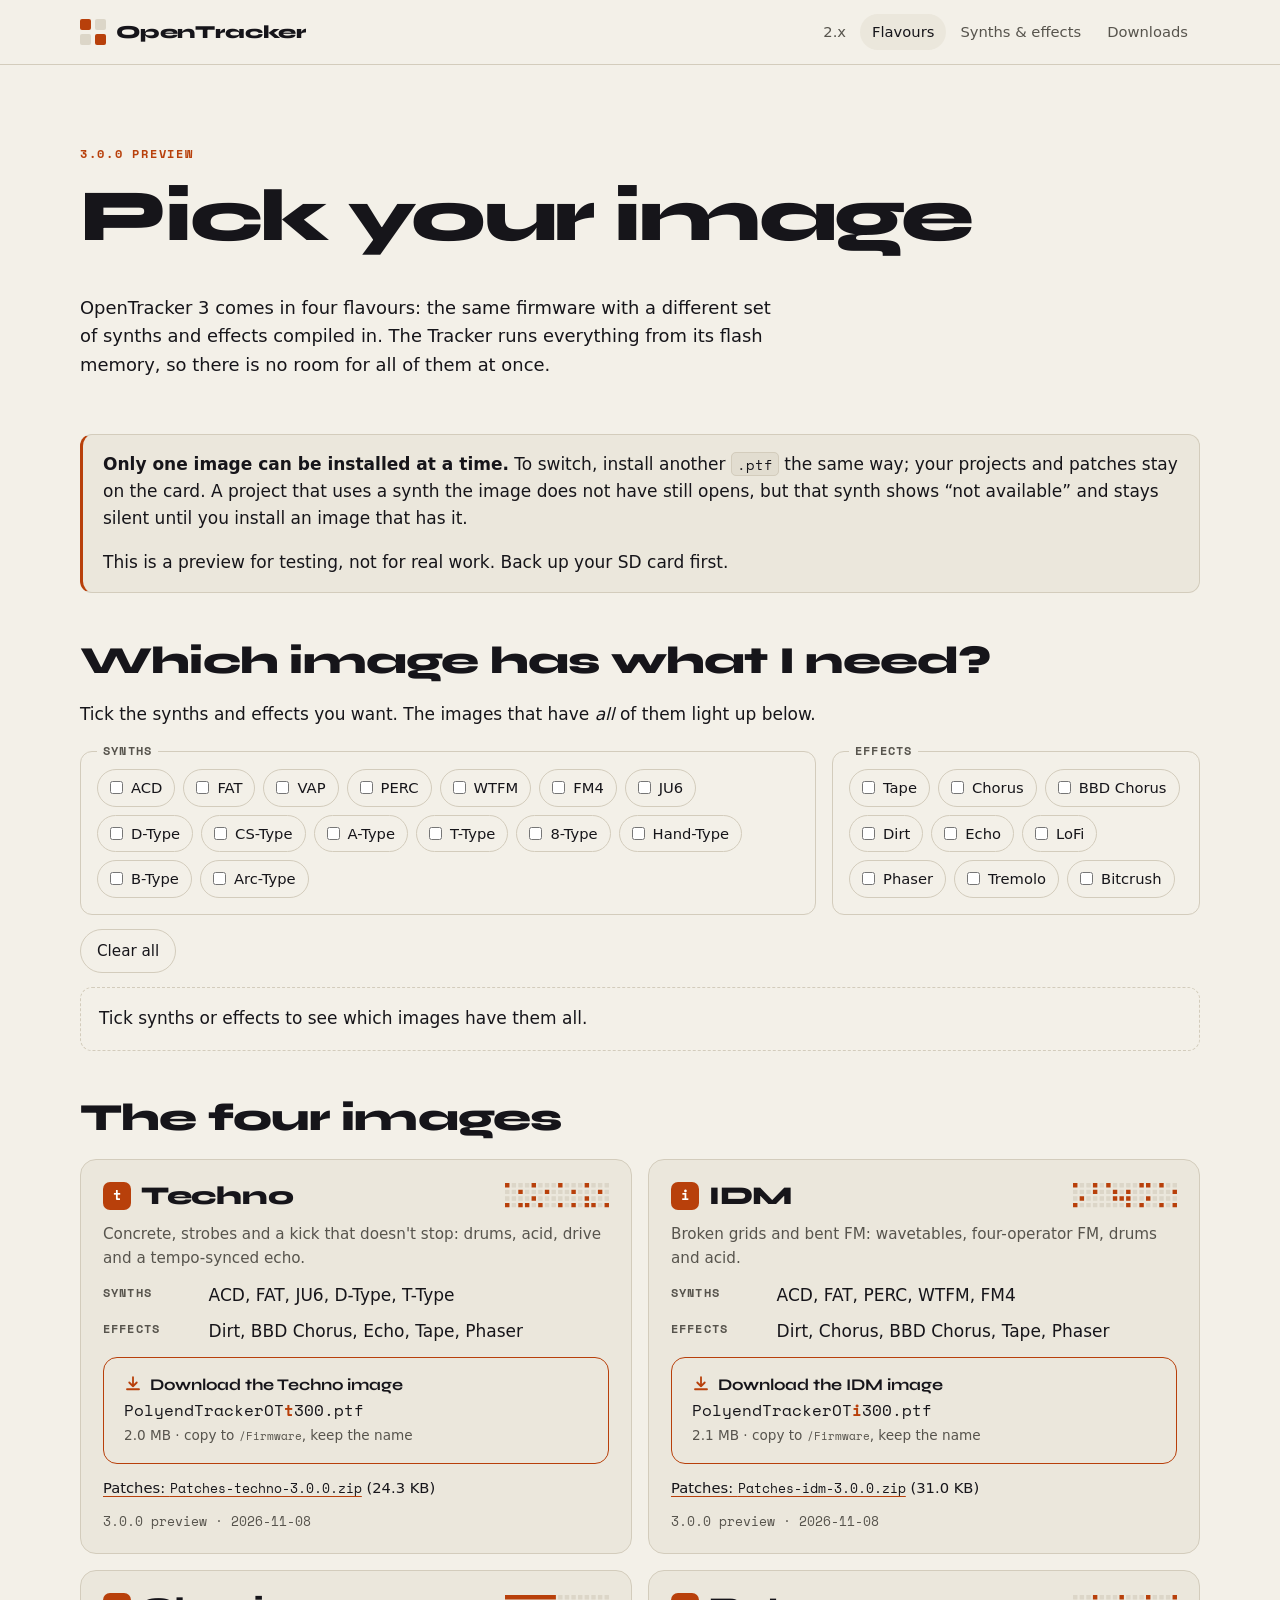
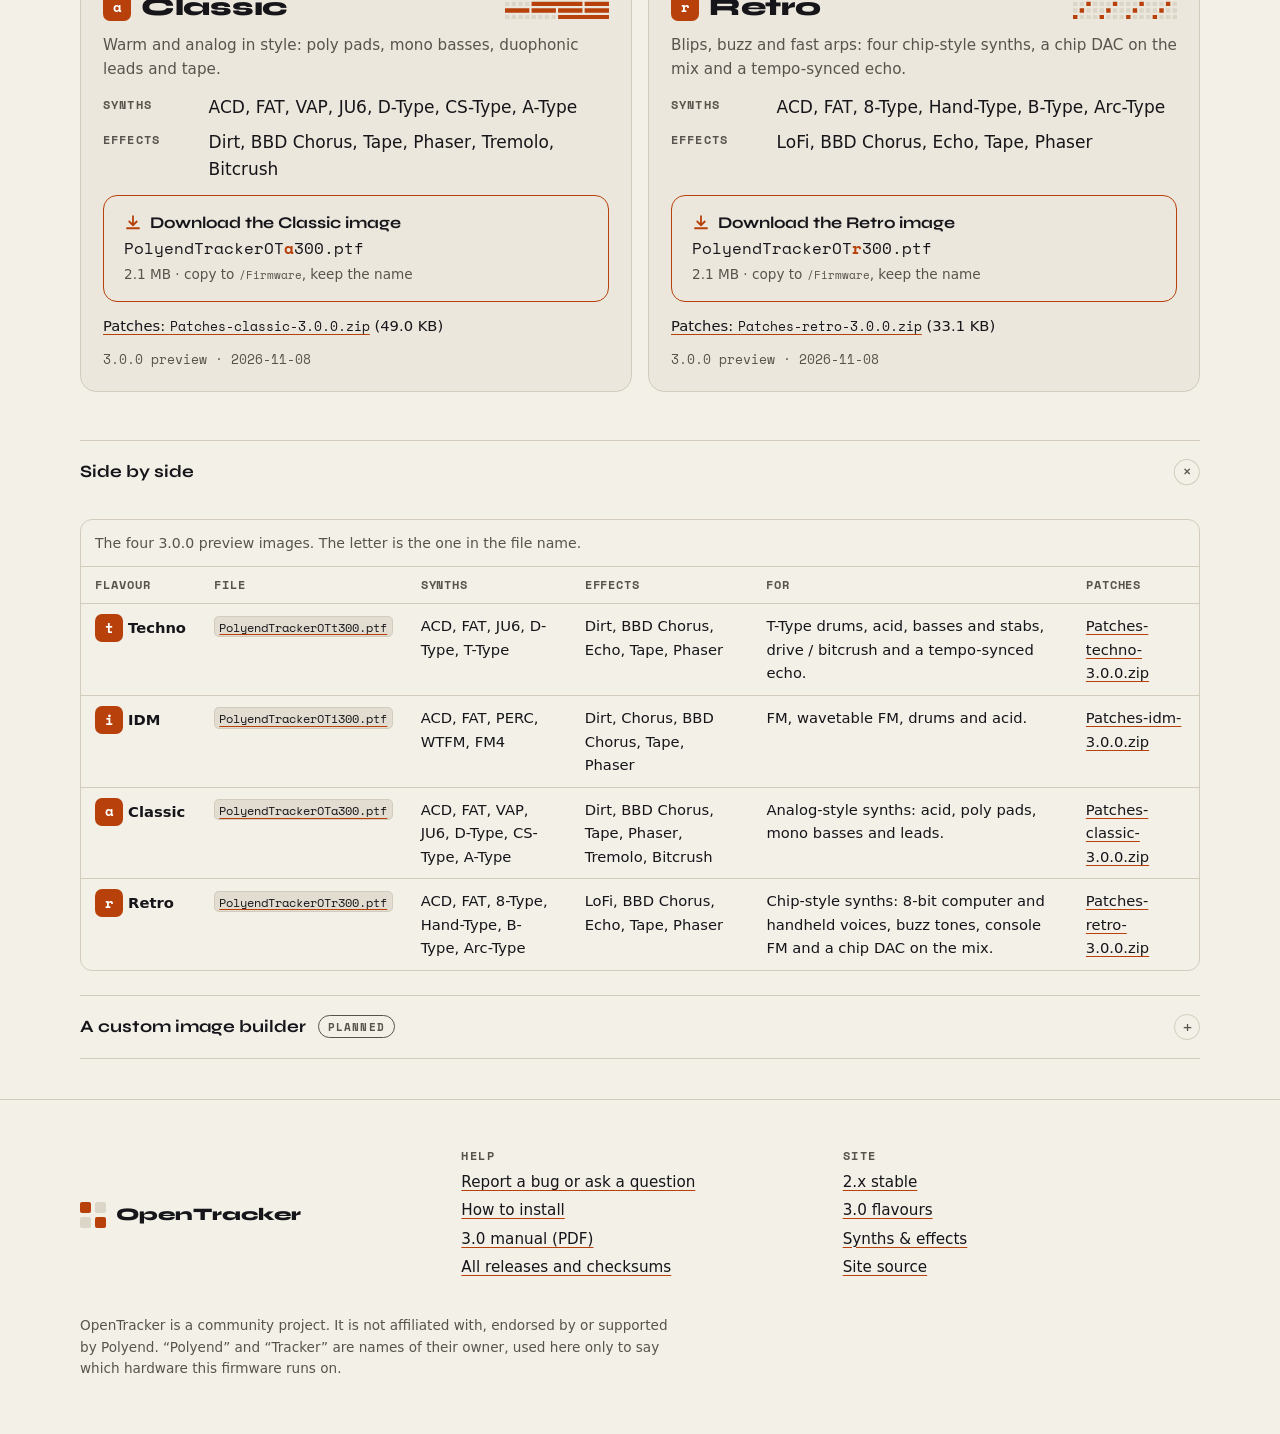
<file: images.html>
<!doctype html>
<html lang="en">
<head>
<meta charset="utf-8">
<meta name="viewport" content="width=device-width, initial-scale=1">
<title>3.0 images: OpenTracker</title>
<meta name="description" content="Pick your OpenTracker 3.0 image: Techno, IDM, Classic or Retro, each with its own synths and effects.">
<meta name="color-scheme" content="dark light">
<meta name="theme-color" content="#0e0e10" media="(prefers-color-scheme: dark)">
<meta name="theme-color" content="#f3f0e8" media="(prefers-color-scheme: light)">
<link rel="icon" href="assets/favicon.svg" type="image/svg+xml">
<link rel="preconnect" href="https://fonts.googleapis.com">
<link rel="preconnect" href="https://fonts.gstatic.com" crossorigin>
<link rel="stylesheet" href="https://fonts.googleapis.com/css2?family=Space+Mono:wght@400;700&amp;family=Syne:wght@600;700;800&amp;display=swap">
<link rel="stylesheet" href="assets/style.css">
</head>
<body>
<!-- GEN:header -->
<a class="skip" href="#main">Skip to content</a>
<header class="site-head">
  <div class="wrap head-in">
    <a class="brand" href="index.html" aria-label="OpenTracker home"><svg class="logo" width="26" height="26" viewBox="0 0 26 26" aria-hidden="true" focusable="false"><rect x="0" y="0" width="11" height="11" rx="2" class="l1"/><rect x="15" y="0" width="11" height="11" rx="2" class="l0"/><rect x="0" y="15" width="11" height="11" rx="2" class="l0"/><rect x="15" y="15" width="11" height="11" rx="2" class="l1"/></svg><span>OpenTracker</span></a>
    <nav class="nav" aria-label="Main"><ul><li><a href="2x.html">2.x</a></li><li><a href="images.html" aria-current="page">Flavours</a></li><li><a href="modules.html">Synths &amp; effects</a></li><li><a href="downloads.html">Downloads</a></li></ul></nav>
  </div>
</header>
<!-- /GEN:header -->

<main id="main">
  <div class="wrap">
    <header class="page-head">
      <p class="eyebrow">3.0.0 preview</p>
      <h1>Pick your image</h1>
      <p class="lead">OpenTracker 3 comes in four flavours: the same firmware with a different set of synths and
      effects compiled in. The Tracker runs everything from its flash memory, so there is no room for all of
      them at once.</p>
    </header>

    <div class="note warn">
      <p><strong>Only one image can be installed at a time.</strong> To switch, install another
      <code>.ptf</code> the same way; your projects and patches stay on the card. A project that uses a synth
      the image does not have still opens, but that synth shows &ldquo;not available&rdquo; and stays silent
      until you install an image that has it.</p>
      <p>This is a preview for testing, not for real work. Back up your SD card first.</p>
    </div>

    <section aria-labelledby="picker-h">
      <h2 id="picker-h">Which image has what I need?</h2>
      <p>Tick the synths and effects you want. The images that have <em>all</em> of them light up below.</p>
      <form id="picker" class="picker" aria-labelledby="picker-h" onsubmit="return false">
        <fieldset id="pick-synths"><legend>Synths</legend><div class="checks"></div></fieldset>
        <fieldset id="pick-effects"><legend>Effects</legend><div class="checks"></div></fieldset>
      </form>
      <div class="btn-row"><button type="button" class="btn" id="pick-clear">Clear all</button></div>
      <div id="pick-out" class="picker-out" role="status" aria-live="polite">
        <p>Tick synths or effects to see which images have them all.</p>
      </div>
      <noscript><p class="note">The picker needs JavaScript. The cards and the table below list every image's synths and effects.</p></noscript>
    </section>

    <section aria-labelledby="cards-h">
      <h2 id="cards-h">The four images</h2>
      <div class="flav-cards">
<!-- GEN:image-cards -->
<article class="flav" id="get-techno" data-variant="t" aria-labelledby="flav-techno-h">
  <div class="flav-head">
    <h3 class="flav-name" id="flav-techno-h"><span class="key" aria-hidden="true">t</span> Techno</h3>
    <svg class="steps" viewBox="0 0 141 33" aria-hidden="true" focusable="false"><path class="s0" d="M9 0h6v6h-6zM18 0h6v6h-6zM27 0h6v6h-6zM45 0h6v6h-6zM54 0h6v6h-6zM63 0h6v6h-6zM81 0h6v6h-6zM90 0h6v6h-6zM99 0h6v6h-6zM117 0h6v6h-6zM126 0h6v6h-6zM135 0h6v6h-6zM0 9h6v6h-6zM9 9h6v6h-6zM27 9h6v6h-6zM36 9h6v6h-6zM45 9h6v6h-6zM63 9h6v6h-6zM72 9h6v6h-6zM81 9h6v6h-6zM99 9h6v6h-6zM108 9h6v6h-6zM117 9h6v6h-6zM135 9h6v6h-6zM0 18h6v6h-6zM9 18h6v6h-6zM18 18h6v6h-6zM27 18h6v6h-6zM45 18h6v6h-6zM54 18h6v6h-6zM63 18h6v6h-6zM72 18h6v6h-6zM81 18h6v6h-6zM90 18h6v6h-6zM99 18h6v6h-6zM117 18h6v6h-6zM126 18h6v6h-6zM135 18h6v6h-6zM9 27h6v6h-6zM36 27h6v6h-6zM54 27h6v6h-6zM63 27h6v6h-6zM81 27h6v6h-6zM99 27h6v6h-6zM126 27h6v6h-6z"/><path class="s1" d="M0 0h6v6h-6zM36 0h6v6h-6zM72 0h6v6h-6zM108 0h6v6h-6zM18 9h6v6h-6zM54 9h6v6h-6zM90 9h6v6h-6zM126 9h6v6h-6zM36 18h6v6h-6zM108 18h6v6h-6zM0 27h6v6h-6zM18 27h6v6h-6zM27 27h6v6h-6zM45 27h6v6h-6zM72 27h6v6h-6zM90 27h6v6h-6zM108 27h6v6h-6zM117 27h6v6h-6zM135 27h6v6h-6z"/></svg>
  </div>
  <p class="flav-vibe">Concrete, strobes and a kick that doesn&#x27;t stop: drums, acid, drive and a tempo-synced echo.</p>
  <dl class="spec">
    <dt>Synths</dt><dd>ACD, FAT, JU6, D-Type, T-Type</dd>
    <dt>Effects</dt><dd>Dirt, BBD Chorus, Echo, Tape, Phaser</dd>
  </dl>
  <a class="dl" href="https://github.com/opentracker-fw/opentracker-fw.github.io/releases/download/v3.0.0-preview/PolyendTrackerOTt300.ptf">
      <span class="dl-top"><svg viewBox="0 0 24 24" width="18" height="18" aria-hidden="true" focusable="false"><path d="M12 3v12m0 0-5-5m5 5 5-5M4 19h16" fill="none" stroke="currentColor" stroke-width="2.4" stroke-linecap="round" stroke-linejoin="round"/></svg> Download the Techno image</span>
      <span class="dl-file">PolyendTrackerOT<b class="vchar">t</b>300.ptf</span>
      <span class="dl-meta">2.0 MB &middot; copy to <code>/Firmware</code>, keep the name</span>
    </a>
  <p class="flav-patch"><a href="https://github.com/opentracker-fw/opentracker-fw.github.io/releases/download/v3.0.0-preview/Patches-techno-3.0.0.zip">Patches: <span class="mono">Patches-techno-3.0.0.zip</span></a> (24.3 KB)</p>
  <p class="fw-meta">3.0.0 preview &middot; 2026-11-08</p>
</article>
<article class="flav" id="get-idm" data-variant="i" aria-labelledby="flav-idm-h">
  <div class="flav-head">
    <h3 class="flav-name" id="flav-idm-h"><span class="key" aria-hidden="true">i</span> IDM</h3>
    <svg class="steps" viewBox="0 0 141 33" aria-hidden="true" focusable="false"><path class="s0" d="M9 0h6v6h-6zM18 0h6v6h-6zM36 0h6v6h-6zM54 0h6v6h-6zM63 0h6v6h-6zM72 0h6v6h-6zM81 0h6v6h-6zM108 0h6v6h-6zM126 0h6v6h-6zM135 0h6v6h-6zM0 9h6v6h-6zM9 9h6v6h-6zM18 9h6v6h-6zM36 9h6v6h-6zM45 9h6v6h-6zM63 9h6v6h-6zM81 9h6v6h-6zM90 9h6v6h-6zM99 9h6v6h-6zM108 9h6v6h-6zM117 9h6v6h-6zM126 9h6v6h-6zM0 18h6v6h-6zM18 18h6v6h-6zM27 18h6v6h-6zM36 18h6v6h-6zM45 18h6v6h-6zM81 18h6v6h-6zM90 18h6v6h-6zM108 18h6v6h-6zM117 18h6v6h-6zM126 18h6v6h-6zM135 18h6v6h-6zM9 27h6v6h-6zM18 27h6v6h-6zM27 27h6v6h-6zM36 27h6v6h-6zM45 27h6v6h-6zM54 27h6v6h-6zM63 27h6v6h-6zM81 27h6v6h-6zM99 27h6v6h-6zM108 27h6v6h-6zM126 27h6v6h-6z"/><path class="s1" d="M0 0h6v6h-6zM27 0h6v6h-6zM45 0h6v6h-6zM90 0h6v6h-6zM99 0h6v6h-6zM117 0h6v6h-6zM27 9h6v6h-6zM54 9h6v6h-6zM72 9h6v6h-6zM135 9h6v6h-6zM9 18h6v6h-6zM54 18h6v6h-6zM63 18h6v6h-6zM72 18h6v6h-6zM99 18h6v6h-6zM0 27h6v6h-6zM72 27h6v6h-6zM90 27h6v6h-6zM117 27h6v6h-6zM135 27h6v6h-6z"/></svg>
  </div>
  <p class="flav-vibe">Broken grids and bent FM: wavetables, four-operator FM, drums and acid.</p>
  <dl class="spec">
    <dt>Synths</dt><dd>ACD, FAT, PERC, WTFM, FM4</dd>
    <dt>Effects</dt><dd>Dirt, Chorus, BBD Chorus, Tape, Phaser</dd>
  </dl>
  <a class="dl" href="https://github.com/opentracker-fw/opentracker-fw.github.io/releases/download/v3.0.0-preview/PolyendTrackerOTi300.ptf">
      <span class="dl-top"><svg viewBox="0 0 24 24" width="18" height="18" aria-hidden="true" focusable="false"><path d="M12 3v12m0 0-5-5m5 5 5-5M4 19h16" fill="none" stroke="currentColor" stroke-width="2.4" stroke-linecap="round" stroke-linejoin="round"/></svg> Download the IDM image</span>
      <span class="dl-file">PolyendTrackerOT<b class="vchar">i</b>300.ptf</span>
      <span class="dl-meta">2.1 MB &middot; copy to <code>/Firmware</code>, keep the name</span>
    </a>
  <p class="flav-patch"><a href="https://github.com/opentracker-fw/opentracker-fw.github.io/releases/download/v3.0.0-preview/Patches-idm-3.0.0.zip">Patches: <span class="mono">Patches-idm-3.0.0.zip</span></a> (31.0 KB)</p>
  <p class="fw-meta">3.0.0 preview &middot; 2026-11-08</p>
</article>
<article class="flav" id="get-classic" data-variant="a" aria-labelledby="flav-classic-h">
  <div class="flav-head">
    <h3 class="flav-name" id="flav-classic-h"><span class="key" aria-hidden="true">a</span> Classic</h3>
    <svg class="steps" viewBox="0 0 141 33" aria-hidden="true" focusable="false"><path class="s0" d="M72 0h6v6h-6zM81 0h6v6h-6zM90 0h6v6h-6zM99 0h6v6h-6zM108 0h6v6h-6zM117 0h6v6h-6zM126 0h6v6h-6zM135 0h6v6h-6zM0 9h6v6h-6zM9 9h6v6h-6zM18 9h6v6h-6zM27 9h6v6h-6zM0 27h6v6h-6zM9 27h6v6h-6zM18 27h6v6h-6zM27 27h6v6h-6zM36 27h6v6h-6zM45 27h6v6h-6zM54 27h6v6h-6zM63 27h6v6h-6z"/><path class="s1" d="M0 0h69v6h-69zM36 9h69v6h-69zM108 9h33v6h-33zM0 18h33v6h-33zM36 18h33v6h-33zM72 18h33v6h-33zM108 18h33v6h-33zM72 27h69v6h-69z"/></svg>
  </div>
  <p class="flav-vibe">Warm and analog in style: poly pads, mono basses, duophonic leads and tape.</p>
  <dl class="spec">
    <dt>Synths</dt><dd>ACD, FAT, VAP, JU6, D-Type, CS-Type, A-Type</dd>
    <dt>Effects</dt><dd>Dirt, BBD Chorus, Tape, Phaser, Tremolo, Bitcrush</dd>
  </dl>
  <a class="dl" href="https://github.com/opentracker-fw/opentracker-fw.github.io/releases/download/v3.0.0-preview/PolyendTrackerOTa300.ptf">
      <span class="dl-top"><svg viewBox="0 0 24 24" width="18" height="18" aria-hidden="true" focusable="false"><path d="M12 3v12m0 0-5-5m5 5 5-5M4 19h16" fill="none" stroke="currentColor" stroke-width="2.4" stroke-linecap="round" stroke-linejoin="round"/></svg> Download the Classic image</span>
      <span class="dl-file">PolyendTrackerOT<b class="vchar">a</b>300.ptf</span>
      <span class="dl-meta">2.1 MB &middot; copy to <code>/Firmware</code>, keep the name</span>
    </a>
  <p class="flav-patch"><a href="https://github.com/opentracker-fw/opentracker-fw.github.io/releases/download/v3.0.0-preview/Patches-classic-3.0.0.zip">Patches: <span class="mono">Patches-classic-3.0.0.zip</span></a> (49.0 KB)</p>
  <p class="fw-meta">3.0.0 preview &middot; 2026-11-08</p>
</article>
<article class="flav" id="get-retro" data-variant="r" aria-labelledby="flav-retro-h">
  <div class="flav-head">
    <h3 class="flav-name" id="flav-retro-h"><span class="key" aria-hidden="true">r</span> Retro</h3>
    <svg class="steps" viewBox="0 0 141 33" aria-hidden="true" focusable="false"><path class="s0" d="M0 0h6v6h-6zM9 0h6v6h-6zM18 0h6v6h-6zM36 0h6v6h-6zM45 0h6v6h-6zM54 0h6v6h-6zM72 0h6v6h-6zM81 0h6v6h-6zM90 0h6v6h-6zM108 0h6v6h-6zM117 0h6v6h-6zM126 0h6v6h-6zM0 9h6v6h-6zM9 9h6v6h-6zM27 9h6v6h-6zM36 9h6v6h-6zM45 9h6v6h-6zM63 9h6v6h-6zM72 9h6v6h-6zM81 9h6v6h-6zM99 9h6v6h-6zM108 9h6v6h-6zM117 9h6v6h-6zM135 9h6v6h-6zM0 18h6v6h-6zM18 18h6v6h-6zM27 18h6v6h-6zM36 18h6v6h-6zM54 18h6v6h-6zM63 18h6v6h-6zM72 18h6v6h-6zM90 18h6v6h-6zM99 18h6v6h-6zM108 18h6v6h-6zM126 18h6v6h-6zM135 18h6v6h-6zM9 27h6v6h-6zM18 27h6v6h-6zM27 27h6v6h-6zM45 27h6v6h-6zM54 27h6v6h-6zM63 27h6v6h-6zM81 27h6v6h-6zM90 27h6v6h-6zM99 27h6v6h-6zM117 27h6v6h-6zM126 27h6v6h-6zM135 27h6v6h-6z"/><path class="s1" d="M27 0h6v6h-6zM63 0h6v6h-6zM99 0h6v6h-6zM135 0h6v6h-6zM18 9h6v6h-6zM54 9h6v6h-6zM90 9h6v6h-6zM126 9h6v6h-6zM9 18h6v6h-6zM45 18h6v6h-6zM81 18h6v6h-6zM117 18h6v6h-6zM0 27h6v6h-6zM36 27h6v6h-6zM72 27h6v6h-6zM108 27h6v6h-6z"/></svg>
  </div>
  <p class="flav-vibe">Blips, buzz and fast arps: four chip-style synths, a chip DAC on the mix and a tempo-synced echo.</p>
  <dl class="spec">
    <dt>Synths</dt><dd>ACD, FAT, 8-Type, Hand-Type, B-Type, Arc-Type</dd>
    <dt>Effects</dt><dd>LoFi, BBD Chorus, Echo, Tape, Phaser</dd>
  </dl>
  <a class="dl" href="https://github.com/opentracker-fw/opentracker-fw.github.io/releases/download/v3.0.0-preview/PolyendTrackerOTr300.ptf">
      <span class="dl-top"><svg viewBox="0 0 24 24" width="18" height="18" aria-hidden="true" focusable="false"><path d="M12 3v12m0 0-5-5m5 5 5-5M4 19h16" fill="none" stroke="currentColor" stroke-width="2.4" stroke-linecap="round" stroke-linejoin="round"/></svg> Download the Retro image</span>
      <span class="dl-file">PolyendTrackerOT<b class="vchar">r</b>300.ptf</span>
      <span class="dl-meta">2.1 MB &middot; copy to <code>/Firmware</code>, keep the name</span>
    </a>
  <p class="flav-patch"><a href="https://github.com/opentracker-fw/opentracker-fw.github.io/releases/download/v3.0.0-preview/Patches-retro-3.0.0.zip">Patches: <span class="mono">Patches-retro-3.0.0.zip</span></a> (33.1 KB)</p>
  <p class="fw-meta">3.0.0 preview &middot; 2026-11-08</p>
</article>
<!-- /GEN:image-cards -->
      </div>
    </section>

    <details class="fold" id="table" open>
      <summary id="table-h">Side by side</summary>
      <div class="fold-body">
        <div class="table-wrap">
          <table class="stack" id="image-table">
            <caption>The four 3.0.0 preview images. The letter is the one in the file name.</caption>
            <thead>
              <tr><th scope="col">Flavour</th><th scope="col">File</th><th scope="col">Synths</th><th scope="col">Effects</th><th scope="col">For</th><th scope="col">Patches</th></tr>
            </thead>
            <tbody>
<!-- GEN:image-rows -->
<tr data-variant="t" id="image-techno"><th scope="row"><span class="key" aria-hidden="true">t</span> Techno</th><td data-label="File"><a href="https://github.com/opentracker-fw/opentracker-fw.github.io/releases/download/v3.0.0-preview/PolyendTrackerOTt300.ptf"><code>PolyendTrackerOTt300.ptf</code></a></td><td data-label="Synths">ACD, FAT, JU6, D-Type, T-Type</td><td data-label="Effects">Dirt, BBD Chorus, Echo, Tape, Phaser</td><td data-label="For">T-Type drums, acid, basses and stabs, drive / bitcrush and a tempo-synced echo.</td><td data-label="Patches"><a href="https://github.com/opentracker-fw/opentracker-fw.github.io/releases/download/v3.0.0-preview/Patches-techno-3.0.0.zip">Patches-techno-3.0.0.zip</a></td></tr>
<tr data-variant="i" id="image-idm"><th scope="row"><span class="key" aria-hidden="true">i</span> IDM</th><td data-label="File"><a href="https://github.com/opentracker-fw/opentracker-fw.github.io/releases/download/v3.0.0-preview/PolyendTrackerOTi300.ptf"><code>PolyendTrackerOTi300.ptf</code></a></td><td data-label="Synths">ACD, FAT, PERC, WTFM, FM4</td><td data-label="Effects">Dirt, Chorus, BBD Chorus, Tape, Phaser</td><td data-label="For">FM, wavetable FM, drums and acid.</td><td data-label="Patches"><a href="https://github.com/opentracker-fw/opentracker-fw.github.io/releases/download/v3.0.0-preview/Patches-idm-3.0.0.zip">Patches-idm-3.0.0.zip</a></td></tr>
<tr data-variant="a" id="image-classic"><th scope="row"><span class="key" aria-hidden="true">a</span> Classic</th><td data-label="File"><a href="https://github.com/opentracker-fw/opentracker-fw.github.io/releases/download/v3.0.0-preview/PolyendTrackerOTa300.ptf"><code>PolyendTrackerOTa300.ptf</code></a></td><td data-label="Synths">ACD, FAT, VAP, JU6, D-Type, CS-Type, A-Type</td><td data-label="Effects">Dirt, BBD Chorus, Tape, Phaser, Tremolo, Bitcrush</td><td data-label="For">Analog-style synths: acid, poly pads, mono basses and leads.</td><td data-label="Patches"><a href="https://github.com/opentracker-fw/opentracker-fw.github.io/releases/download/v3.0.0-preview/Patches-classic-3.0.0.zip">Patches-classic-3.0.0.zip</a></td></tr>
<tr data-variant="r" id="image-retro"><th scope="row"><span class="key" aria-hidden="true">r</span> Retro</th><td data-label="File"><a href="https://github.com/opentracker-fw/opentracker-fw.github.io/releases/download/v3.0.0-preview/PolyendTrackerOTr300.ptf"><code>PolyendTrackerOTr300.ptf</code></a></td><td data-label="Synths">ACD, FAT, 8-Type, Hand-Type, B-Type, Arc-Type</td><td data-label="Effects">LoFi, BBD Chorus, Echo, Tape, Phaser</td><td data-label="For">Chip-style synths: 8-bit computer and handheld voices, buzz tones, console FM and a chip DAC on the mix.</td><td data-label="Patches"><a href="https://github.com/opentracker-fw/opentracker-fw.github.io/releases/download/v3.0.0-preview/Patches-retro-3.0.0.zip">Patches-retro-3.0.0.zip</a></td></tr>
<!-- /GEN:image-rows -->
            </tbody>
          </table>
        </div>
      </div>
    </details>

    <details class="fold" id="builder">
      <summary>A custom image builder <span class="pill quiet">planned</span></summary>
      <div class="fold-body">
        <p>A custom image builder is planned, so you can pick your own set of synths and effects and get one
        <code>.ptf</code> with exactly those.</p>
        <ul>
          <li><strong>Phase 1, today:</strong> build profiles in the firmware repository. A profile lists the modules
          an image compiles in, and the build checks that they fit in flash, memory and CPU. You can already
          build your own image from the source this way.</li>
          <li><strong>Phase 2:</strong> a build server that makes the image for you from a web page:
          <span class="pill quiet">coming later</span></li>
        </ul>
      </div>
    </details>
  </div>
</main>

<!-- GEN:footer -->
<footer class="site-foot">
  <div class="wrap">
    <div class="foot-grid">
      <div class="foot-brand"><svg class="logo" width="26" height="26" viewBox="0 0 26 26" aria-hidden="true" focusable="false"><rect x="0" y="0" width="11" height="11" rx="2" class="l1"/><rect x="15" y="0" width="11" height="11" rx="2" class="l0"/><rect x="0" y="15" width="11" height="11" rx="2" class="l0"/><rect x="15" y="15" width="11" height="11" rx="2" class="l1"/></svg><span>OpenTracker</span></div>
      <div>
        <h2>Help</h2>
        <ul>
          <li><a href="https://github.com/opentracker-fw/opentracker-fw.github.io/issues">Report a bug or ask a question</a></li>
          <li><a href="index.html#install">How to install</a></li>
          <li><a href="https://github.com/opentracker-fw/opentracker-fw.github.io/releases/download/v3.0.0-preview4/OpenTracker-3.0.0-Manual.pdf">3.0 manual (PDF)</a></li>
          <li><a href="downloads.html">All releases and checksums</a></li>
        </ul>
      </div>
      <div>
        <h2>Site</h2>
        <ul>
          <li><a href="2x.html">2.x stable</a></li>
          <li><a href="images.html">3.0 flavours</a></li>
          <li><a href="modules.html">Synths &amp; effects</a></li>
          <li><a href="https://github.com/opentracker-fw/opentracker-fw.github.io">Site source</a></li>
        </ul>
      </div>
    </div>
    <p class="disclaimer">OpenTracker is a community project. It is not affiliated with, endorsed by or supported by
    Polyend. &ldquo;Polyend&rdquo; and &ldquo;Tracker&rdquo; are names of their owner, used here only to say which
    hardware this firmware runs on.</p>
  </div>
</footer>
<!-- /GEN:footer -->
<script src="assets/data.js"></script>
<script src="assets/picker.js"></script>
<script src="assets/site.js" defer></script>
</body>
</html>
</file>
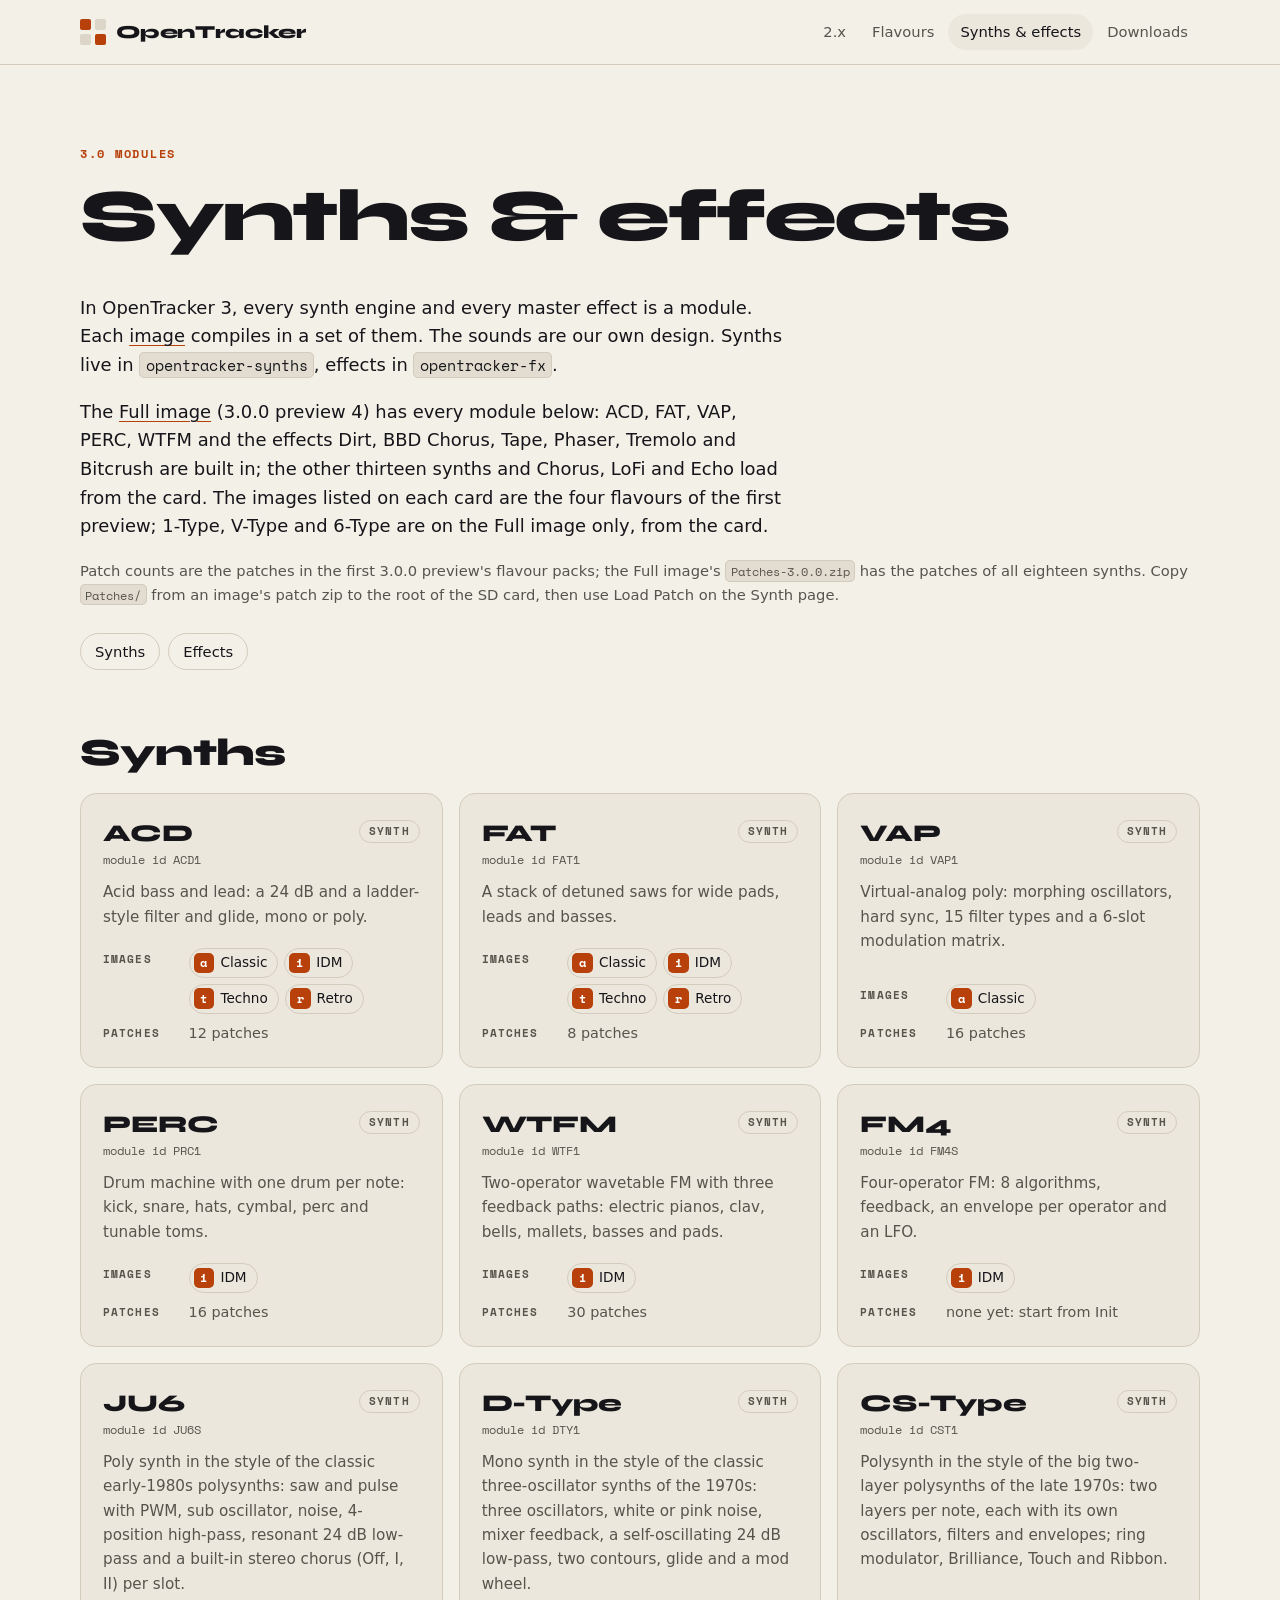
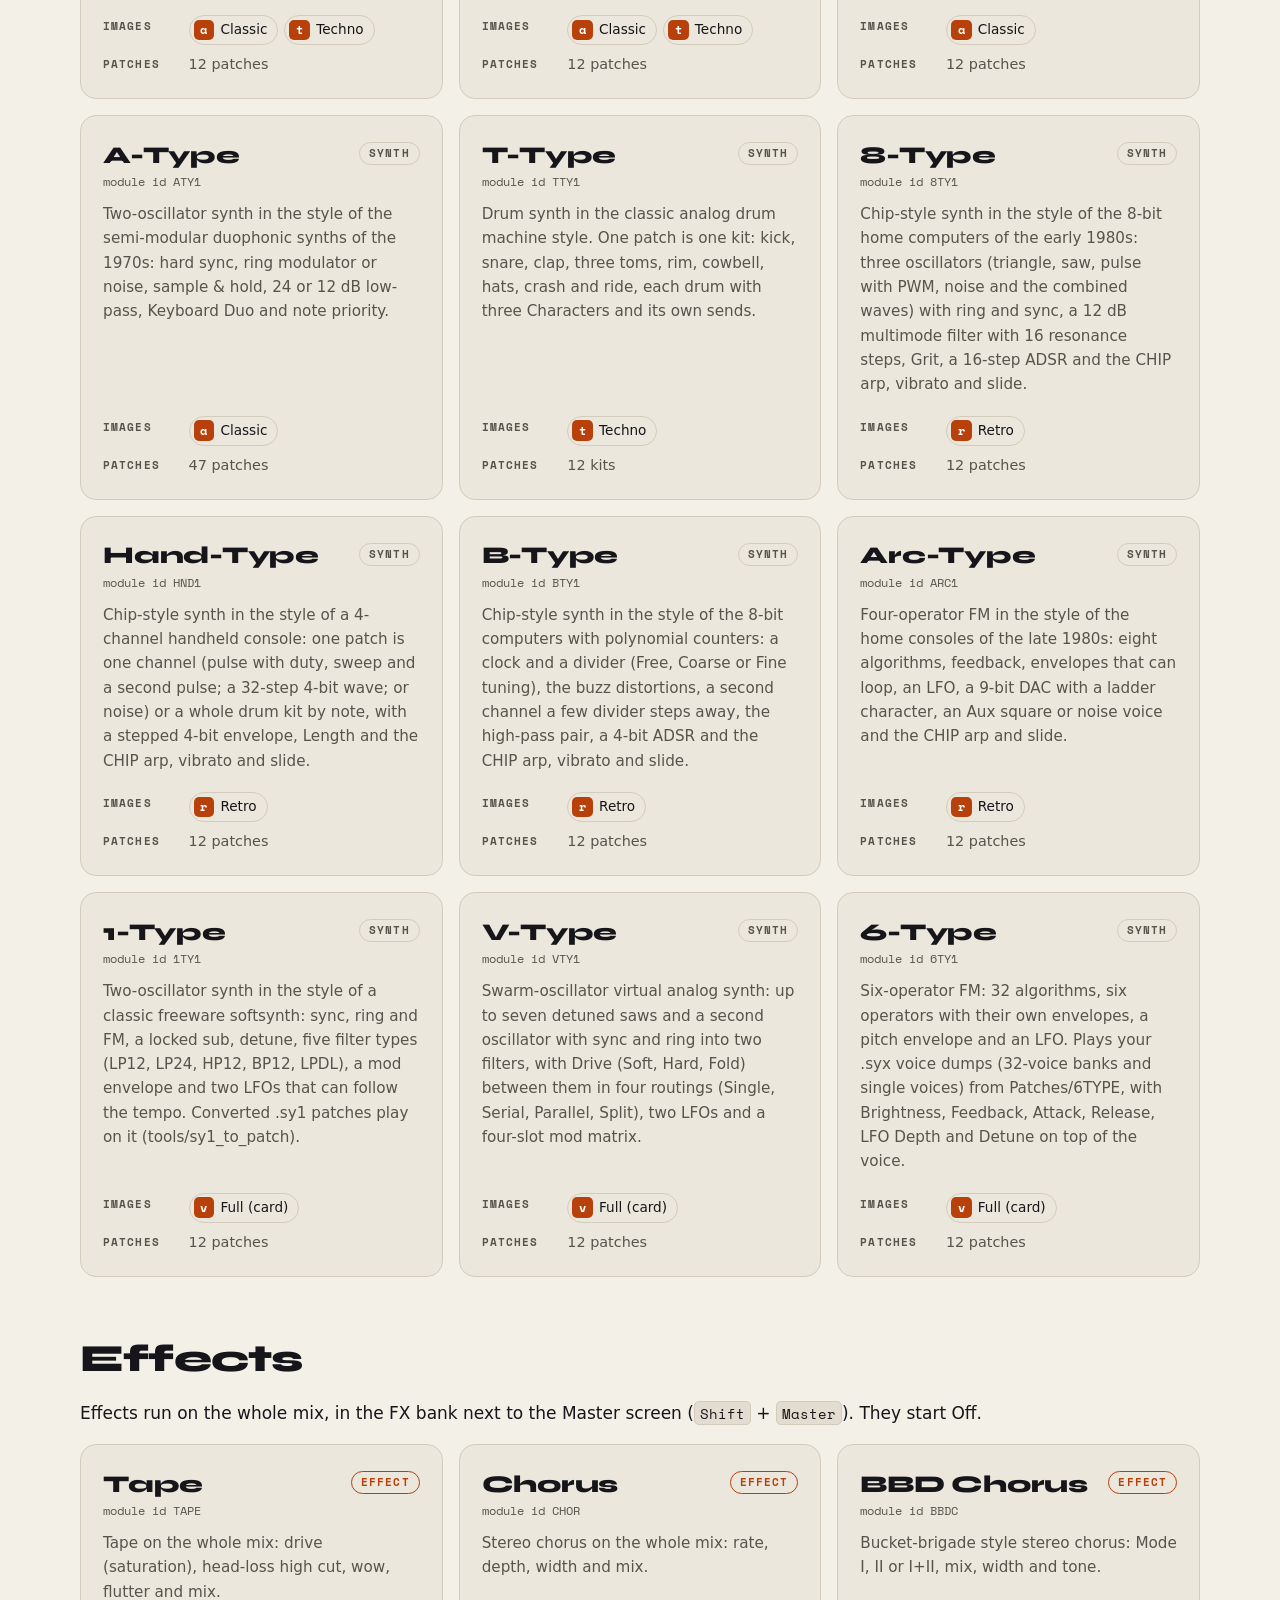
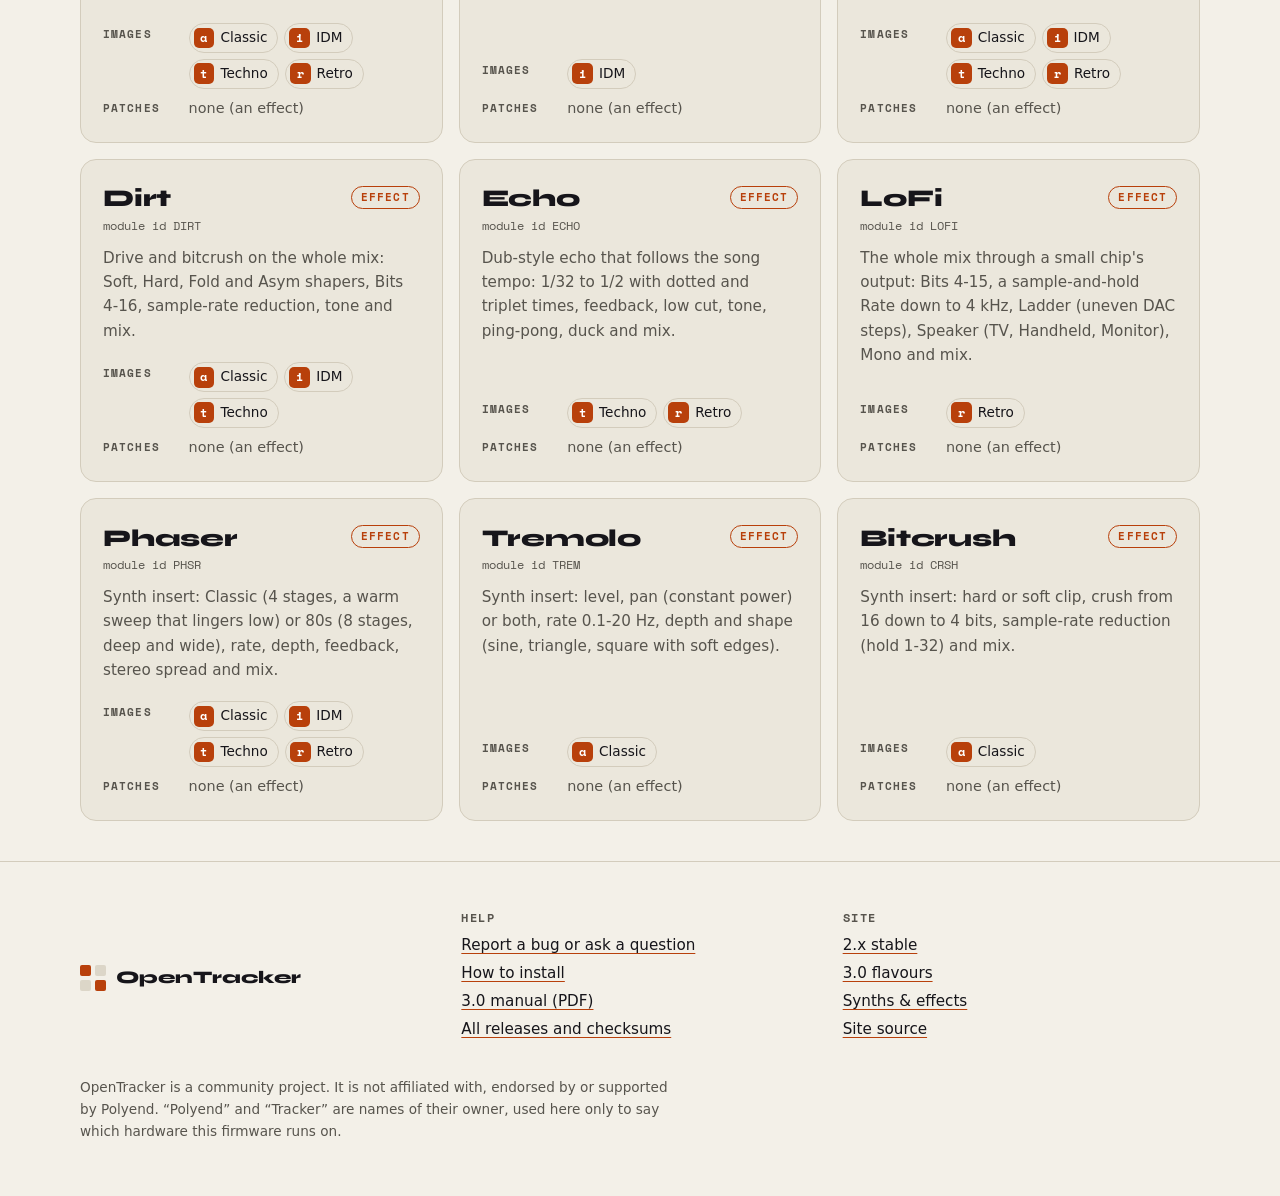
<file: modules.html>
<!doctype html>
<html lang="en">
<head>
<meta charset="utf-8">
<meta name="viewport" content="width=device-width, initial-scale=1">
<title>Synths and effects: OpenTracker</title>
<meta name="description" content="The synth and effect modules of OpenTracker 3.0: what each one does, which images include it and where its source is.">
<meta name="color-scheme" content="dark light">
<meta name="theme-color" content="#0e0e10" media="(prefers-color-scheme: dark)">
<meta name="theme-color" content="#f3f0e8" media="(prefers-color-scheme: light)">
<link rel="icon" href="assets/favicon.svg" type="image/svg+xml">
<link rel="preconnect" href="https://fonts.googleapis.com">
<link rel="preconnect" href="https://fonts.gstatic.com" crossorigin>
<link rel="stylesheet" href="https://fonts.googleapis.com/css2?family=Space+Mono:wght@400;700&amp;family=Syne:wght@600;700;800&amp;display=swap">
<link rel="stylesheet" href="assets/style.css">
</head>
<body>
<!-- GEN:header -->
<a class="skip" href="#main">Skip to content</a>
<header class="site-head">
  <div class="wrap head-in">
    <a class="brand" href="index.html" aria-label="OpenTracker home"><svg class="logo" width="26" height="26" viewBox="0 0 26 26" aria-hidden="true" focusable="false"><rect x="0" y="0" width="11" height="11" rx="2" class="l1"/><rect x="15" y="0" width="11" height="11" rx="2" class="l0"/><rect x="0" y="15" width="11" height="11" rx="2" class="l0"/><rect x="15" y="15" width="11" height="11" rx="2" class="l1"/></svg><span>OpenTracker</span></a>
    <nav class="nav" aria-label="Main"><ul><li><a href="2x.html">2.x</a></li><li><a href="images.html">Flavours</a></li><li><a href="modules.html" aria-current="page">Synths &amp; effects</a></li><li><a href="downloads.html">Downloads</a></li></ul></nav>
  </div>
</header>
<!-- /GEN:header -->

<main id="main">
  <div class="wrap">
    <header class="page-head">
    <p class="eyebrow">3.0 modules</p>
    <h1>Synths &amp; effects</h1>
    <p class="lead">In OpenTracker 3, every synth engine and every master effect is a module. Each
    <a href="images.html">image</a> compiles in a set of them. The sounds are our own design. Synths live in
    <code>opentracker-synths</code>, effects in <code>opentracker-fx</code>.</p>
    <p class="lead">The <a href="index.html">Full image</a> (3.0.0 preview 4) has every module below: ACD, FAT,
    VAP, PERC, WTFM and the effects Dirt, BBD Chorus, Tape, Phaser, Tremolo and Bitcrush are built in; the other thirteen
    synths and Chorus, LoFi and Echo load from the card. The images listed on each card are the four flavours of the
    first preview; 1-Type, V-Type and 6-Type are on the Full image only, from the card.</p>
    <p class="meta">Patch counts are the patches in the first 3.0.0 preview's flavour packs; the Full image's
    <code>Patches-3.0.0.zip</code> has the patches of all eighteen synths. Copy <code>Patches/</code> from an
    image's patch zip to the root of the SD card, then use Load Patch on the Synth page.</p>
    </header>
    <nav class="toc" aria-label="On this page"><ul><li><a href="#synths">Synths</a></li><li><a href="#effects">Effects</a></li></ul></nav>

    <h2 id="synths">Synths</h2>
    <div class="grid">
<!-- GEN:synth-cards -->
<article class="panel module" id="mod-acd1">
  <div class="card-head"><h3>ACD</h3><span class="tag">synth</span></div>
  <div class="sub">module id ACD1</div>
  <p>Acid bass and lead: a 24 dB and a ladder-style filter and glide, mono or poly.</p>
  <dl class="meta">
    <dt>Images</dt><dd><ul class="chips"><li><a href="images.html#get-classic"><span class="key small" aria-hidden="true">a</span> Classic</a></li><li><a href="images.html#get-idm"><span class="key small" aria-hidden="true">i</span> IDM</a></li><li><a href="images.html#get-techno"><span class="key small" aria-hidden="true">t</span> Techno</a></li><li><a href="images.html#get-retro"><span class="key small" aria-hidden="true">r</span> Retro</a></li></ul></dd>
    <dt>Patches</dt><dd>12 patches</dd>
  </dl>
</article>
<article class="panel module" id="mod-fat1">
  <div class="card-head"><h3>FAT</h3><span class="tag">synth</span></div>
  <div class="sub">module id FAT1</div>
  <p>A stack of detuned saws for wide pads, leads and basses.</p>
  <dl class="meta">
    <dt>Images</dt><dd><ul class="chips"><li><a href="images.html#get-classic"><span class="key small" aria-hidden="true">a</span> Classic</a></li><li><a href="images.html#get-idm"><span class="key small" aria-hidden="true">i</span> IDM</a></li><li><a href="images.html#get-techno"><span class="key small" aria-hidden="true">t</span> Techno</a></li><li><a href="images.html#get-retro"><span class="key small" aria-hidden="true">r</span> Retro</a></li></ul></dd>
    <dt>Patches</dt><dd>8 patches</dd>
  </dl>
</article>
<article class="panel module" id="mod-vap1">
  <div class="card-head"><h3>VAP</h3><span class="tag">synth</span></div>
  <div class="sub">module id VAP1</div>
  <p>Virtual-analog poly: morphing oscillators, hard sync, 15 filter types and a 6-slot modulation matrix.</p>
  <dl class="meta">
    <dt>Images</dt><dd><ul class="chips"><li><a href="images.html#get-classic"><span class="key small" aria-hidden="true">a</span> Classic</a></li></ul></dd>
    <dt>Patches</dt><dd>16 patches</dd>
  </dl>
</article>
<article class="panel module" id="mod-prc1">
  <div class="card-head"><h3>PERC</h3><span class="tag">synth</span></div>
  <div class="sub">module id PRC1</div>
  <p>Drum machine with one drum per note: kick, snare, hats, cymbal, perc and tunable toms.</p>
  <dl class="meta">
    <dt>Images</dt><dd><ul class="chips"><li><a href="images.html#get-idm"><span class="key small" aria-hidden="true">i</span> IDM</a></li></ul></dd>
    <dt>Patches</dt><dd>16 patches</dd>
  </dl>
</article>
<article class="panel module" id="mod-wtf1">
  <div class="card-head"><h3>WTFM</h3><span class="tag">synth</span></div>
  <div class="sub">module id WTF1</div>
  <p>Two-operator wavetable FM with three feedback paths: electric pianos, clav, bells, mallets, basses and pads.</p>
  <dl class="meta">
    <dt>Images</dt><dd><ul class="chips"><li><a href="images.html#get-idm"><span class="key small" aria-hidden="true">i</span> IDM</a></li></ul></dd>
    <dt>Patches</dt><dd>30 patches</dd>
  </dl>
</article>
<article class="panel module" id="mod-fm4s">
  <div class="card-head"><h3>FM4</h3><span class="tag">synth</span></div>
  <div class="sub">module id FM4S</div>
  <p>Four-operator FM: 8 algorithms, feedback, an envelope per operator and an LFO.</p>
  <dl class="meta">
    <dt>Images</dt><dd><ul class="chips"><li><a href="images.html#get-idm"><span class="key small" aria-hidden="true">i</span> IDM</a></li></ul></dd>
    <dt>Patches</dt><dd>none yet: start from Init</dd>
  </dl>
</article>
<article class="panel module" id="mod-ju6s">
  <div class="card-head"><h3>JU6</h3><span class="tag">synth</span></div>
  <div class="sub">module id JU6S</div>
  <p>Poly synth in the style of the classic early-1980s polysynths: saw and pulse with PWM, sub oscillator, noise, 4-position high-pass, resonant 24 dB low-pass and a built-in stereo chorus (Off, I, II) per slot.</p>
  <dl class="meta">
    <dt>Images</dt><dd><ul class="chips"><li><a href="images.html#get-classic"><span class="key small" aria-hidden="true">a</span> Classic</a></li><li><a href="images.html#get-techno"><span class="key small" aria-hidden="true">t</span> Techno</a></li></ul></dd>
    <dt>Patches</dt><dd>12 patches</dd>
  </dl>
</article>
<article class="panel module" id="mod-dty1">
  <div class="card-head"><h3>D-Type</h3><span class="tag">synth</span></div>
  <div class="sub">module id DTY1</div>
  <p>Mono synth in the style of the classic three-oscillator synths of the 1970s: three oscillators, white or pink noise, mixer feedback, a self-oscillating 24 dB low-pass, two contours, glide and a mod wheel.</p>
  <dl class="meta">
    <dt>Images</dt><dd><ul class="chips"><li><a href="images.html#get-classic"><span class="key small" aria-hidden="true">a</span> Classic</a></li><li><a href="images.html#get-techno"><span class="key small" aria-hidden="true">t</span> Techno</a></li></ul></dd>
    <dt>Patches</dt><dd>12 patches</dd>
  </dl>
</article>
<article class="panel module" id="mod-cst1">
  <div class="card-head"><h3>CS-Type</h3><span class="tag">synth</span></div>
  <div class="sub">module id CST1</div>
  <p>Polysynth in the style of the big two-layer polysynths of the late 1970s: two layers per note, each with its own oscillators, filters and envelopes; ring modulator, Brilliance, Touch and Ribbon.</p>
  <dl class="meta">
    <dt>Images</dt><dd><ul class="chips"><li><a href="images.html#get-classic"><span class="key small" aria-hidden="true">a</span> Classic</a></li></ul></dd>
    <dt>Patches</dt><dd>12 patches</dd>
  </dl>
</article>
<article class="panel module" id="mod-aty1">
  <div class="card-head"><h3>A-Type</h3><span class="tag">synth</span></div>
  <div class="sub">module id ATY1</div>
  <p>Two-oscillator synth in the style of the semi-modular duophonic synths of the 1970s: hard sync, ring modulator or noise, sample &amp; hold, 24 or 12 dB low-pass, Keyboard Duo and note priority.</p>
  <dl class="meta">
    <dt>Images</dt><dd><ul class="chips"><li><a href="images.html#get-classic"><span class="key small" aria-hidden="true">a</span> Classic</a></li></ul></dd>
    <dt>Patches</dt><dd>47 patches</dd>
  </dl>
</article>
<article class="panel module" id="mod-tty1">
  <div class="card-head"><h3>T-Type</h3><span class="tag">synth</span></div>
  <div class="sub">module id TTY1</div>
  <p>Drum synth in the classic analog drum machine style. One patch is one kit: kick, snare, clap, three toms, rim, cowbell, hats, crash and ride, each drum with three Characters and its own sends.</p>
  <dl class="meta">
    <dt>Images</dt><dd><ul class="chips"><li><a href="images.html#get-techno"><span class="key small" aria-hidden="true">t</span> Techno</a></li></ul></dd>
    <dt>Patches</dt><dd>12 kits</dd>
  </dl>
</article>
<article class="panel module" id="mod-8ty1">
  <div class="card-head"><h3>8-Type</h3><span class="tag">synth</span></div>
  <div class="sub">module id 8TY1</div>
  <p>Chip-style synth in the style of the 8-bit home computers of the early 1980s: three oscillators (triangle, saw, pulse with PWM, noise and the combined waves) with ring and sync, a 12 dB multimode filter with 16 resonance steps, Grit, a 16-step ADSR and the CHIP arp, vibrato and slide.</p>
  <dl class="meta">
    <dt>Images</dt><dd><ul class="chips"><li><a href="images.html#get-retro"><span class="key small" aria-hidden="true">r</span> Retro</a></li></ul></dd>
    <dt>Patches</dt><dd>12 patches</dd>
  </dl>
</article>
<article class="panel module" id="mod-hnd1">
  <div class="card-head"><h3>Hand-Type</h3><span class="tag">synth</span></div>
  <div class="sub">module id HND1</div>
  <p>Chip-style synth in the style of a 4-channel handheld console: one patch is one channel (pulse with duty, sweep and a second pulse; a 32-step 4-bit wave; or noise) or a whole drum kit by note, with a stepped 4-bit envelope, Length and the CHIP arp, vibrato and slide.</p>
  <dl class="meta">
    <dt>Images</dt><dd><ul class="chips"><li><a href="images.html#get-retro"><span class="key small" aria-hidden="true">r</span> Retro</a></li></ul></dd>
    <dt>Patches</dt><dd>12 patches</dd>
  </dl>
</article>
<article class="panel module" id="mod-bty1">
  <div class="card-head"><h3>B-Type</h3><span class="tag">synth</span></div>
  <div class="sub">module id BTY1</div>
  <p>Chip-style synth in the style of the 8-bit computers with polynomial counters: a clock and a divider (Free, Coarse or Fine tuning), the buzz distortions, a second channel a few divider steps away, the high-pass pair, a 4-bit ADSR and the CHIP arp, vibrato and slide.</p>
  <dl class="meta">
    <dt>Images</dt><dd><ul class="chips"><li><a href="images.html#get-retro"><span class="key small" aria-hidden="true">r</span> Retro</a></li></ul></dd>
    <dt>Patches</dt><dd>12 patches</dd>
  </dl>
</article>
<article class="panel module" id="mod-arc1">
  <div class="card-head"><h3>Arc-Type</h3><span class="tag">synth</span></div>
  <div class="sub">module id ARC1</div>
  <p>Four-operator FM in the style of the home consoles of the late 1980s: eight algorithms, feedback, envelopes that can loop, an LFO, a 9-bit DAC with a ladder character, an Aux square or noise voice and the CHIP arp and slide.</p>
  <dl class="meta">
    <dt>Images</dt><dd><ul class="chips"><li><a href="images.html#get-retro"><span class="key small" aria-hidden="true">r</span> Retro</a></li></ul></dd>
    <dt>Patches</dt><dd>12 patches</dd>
  </dl>
</article>
<article class="panel module" id="mod-1ty1">
  <div class="card-head"><h3>1-Type</h3><span class="tag">synth</span></div>
  <div class="sub">module id 1TY1</div>
  <p>Two-oscillator synth in the style of a classic freeware softsynth: sync, ring and FM, a locked sub, detune, five filter types (LP12, LP24, HP12, BP12, LPDL), a mod envelope and two LFOs that can follow the tempo. Converted .sy1 patches play on it (tools/sy1_to_patch).</p>
  <dl class="meta">
    <dt>Images</dt><dd><ul class="chips"><li><a href="index.html#download"><span class="key small" aria-hidden="true">v</span> Full (card)</a></li></ul></dd>
    <dt>Patches</dt><dd>12 patches</dd>
  </dl>
</article>
<article class="panel module" id="mod-vty1">
  <div class="card-head"><h3>V-Type</h3><span class="tag">synth</span></div>
  <div class="sub">module id VTY1</div>
  <p>Swarm-oscillator virtual analog synth: up to seven detuned saws and a second oscillator with sync and ring into two filters, with Drive (Soft, Hard, Fold) between them in four routings (Single, Serial, Parallel, Split), two LFOs and a four-slot mod matrix.</p>
  <dl class="meta">
    <dt>Images</dt><dd><ul class="chips"><li><a href="index.html#download"><span class="key small" aria-hidden="true">v</span> Full (card)</a></li></ul></dd>
    <dt>Patches</dt><dd>12 patches</dd>
  </dl>
</article>
<article class="panel module" id="mod-6ty1">
  <div class="card-head"><h3>6-Type</h3><span class="tag">synth</span></div>
  <div class="sub">module id 6TY1</div>
  <p>Six-operator FM: 32 algorithms, six operators with their own envelopes, a pitch envelope and an LFO. Plays your .syx voice dumps (32-voice banks and single voices) from Patches/6TYPE, with Brightness, Feedback, Attack, Release, LFO Depth and Detune on top of the voice.</p>
  <dl class="meta">
    <dt>Images</dt><dd><ul class="chips"><li><a href="index.html#download"><span class="key small" aria-hidden="true">v</span> Full (card)</a></li></ul></dd>
    <dt>Patches</dt><dd>12 patches</dd>
  </dl>
</article>
<!-- /GEN:synth-cards -->
    </div>

    <h2 id="effects">Effects</h2>
    <p>Effects run on the whole mix, in the FX bank next to the Master screen (<kbd>Shift</kbd> + <kbd>Master</kbd>). They start Off.</p>
    <div class="grid">
<!-- GEN:effect-cards -->
<article class="panel module" id="mod-tape">
  <div class="card-head"><h3>Tape</h3><span class="tag fx">effect</span></div>
  <div class="sub">module id TAPE</div>
  <p>Tape on the whole mix: drive (saturation), head-loss high cut, wow, flutter and mix.</p>
  <dl class="meta">
    <dt>Images</dt><dd><ul class="chips"><li><a href="images.html#get-classic"><span class="key small" aria-hidden="true">a</span> Classic</a></li><li><a href="images.html#get-idm"><span class="key small" aria-hidden="true">i</span> IDM</a></li><li><a href="images.html#get-techno"><span class="key small" aria-hidden="true">t</span> Techno</a></li><li><a href="images.html#get-retro"><span class="key small" aria-hidden="true">r</span> Retro</a></li></ul></dd>
    <dt>Patches</dt><dd>none (an effect)</dd>
  </dl>
</article>
<article class="panel module" id="mod-chor">
  <div class="card-head"><h3>Chorus</h3><span class="tag fx">effect</span></div>
  <div class="sub">module id CHOR</div>
  <p>Stereo chorus on the whole mix: rate, depth, width and mix.</p>
  <dl class="meta">
    <dt>Images</dt><dd><ul class="chips"><li><a href="images.html#get-idm"><span class="key small" aria-hidden="true">i</span> IDM</a></li></ul></dd>
    <dt>Patches</dt><dd>none (an effect)</dd>
  </dl>
</article>
<article class="panel module" id="mod-bbdc">
  <div class="card-head"><h3>BBD Chorus</h3><span class="tag fx">effect</span></div>
  <div class="sub">module id BBDC</div>
  <p>Bucket-brigade style stereo chorus: Mode I, II or I+II, mix, width and tone.</p>
  <dl class="meta">
    <dt>Images</dt><dd><ul class="chips"><li><a href="images.html#get-classic"><span class="key small" aria-hidden="true">a</span> Classic</a></li><li><a href="images.html#get-idm"><span class="key small" aria-hidden="true">i</span> IDM</a></li><li><a href="images.html#get-techno"><span class="key small" aria-hidden="true">t</span> Techno</a></li><li><a href="images.html#get-retro"><span class="key small" aria-hidden="true">r</span> Retro</a></li></ul></dd>
    <dt>Patches</dt><dd>none (an effect)</dd>
  </dl>
</article>
<article class="panel module" id="mod-dirt">
  <div class="card-head"><h3>Dirt</h3><span class="tag fx">effect</span></div>
  <div class="sub">module id DIRT</div>
  <p>Drive and bitcrush on the whole mix: Soft, Hard, Fold and Asym shapers, Bits 4-16, sample-rate reduction, tone and mix.</p>
  <dl class="meta">
    <dt>Images</dt><dd><ul class="chips"><li><a href="images.html#get-classic"><span class="key small" aria-hidden="true">a</span> Classic</a></li><li><a href="images.html#get-idm"><span class="key small" aria-hidden="true">i</span> IDM</a></li><li><a href="images.html#get-techno"><span class="key small" aria-hidden="true">t</span> Techno</a></li></ul></dd>
    <dt>Patches</dt><dd>none (an effect)</dd>
  </dl>
</article>
<article class="panel module" id="mod-echo">
  <div class="card-head"><h3>Echo</h3><span class="tag fx">effect</span></div>
  <div class="sub">module id ECHO</div>
  <p>Dub-style echo that follows the song tempo: 1/32 to 1/2 with dotted and triplet times, feedback, low cut, tone, ping-pong, duck and mix.</p>
  <dl class="meta">
    <dt>Images</dt><dd><ul class="chips"><li><a href="images.html#get-techno"><span class="key small" aria-hidden="true">t</span> Techno</a></li><li><a href="images.html#get-retro"><span class="key small" aria-hidden="true">r</span> Retro</a></li></ul></dd>
    <dt>Patches</dt><dd>none (an effect)</dd>
  </dl>
</article>
<article class="panel module" id="mod-lofi">
  <div class="card-head"><h3>LoFi</h3><span class="tag fx">effect</span></div>
  <div class="sub">module id LOFI</div>
  <p>The whole mix through a small chip&#x27;s output: Bits 4-15, a sample-and-hold Rate down to 4 kHz, Ladder (uneven DAC steps), Speaker (TV, Handheld, Monitor), Mono and mix.</p>
  <dl class="meta">
    <dt>Images</dt><dd><ul class="chips"><li><a href="images.html#get-retro"><span class="key small" aria-hidden="true">r</span> Retro</a></li></ul></dd>
    <dt>Patches</dt><dd>none (an effect)</dd>
  </dl>
</article>
<article class="panel module" id="mod-phsr">
  <div class="card-head"><h3>Phaser</h3><span class="tag fx">effect</span></div>
  <div class="sub">module id PHSR</div>
  <p>Synth insert: Classic (4 stages, a warm sweep that lingers low) or 80s (8 stages, deep and wide), rate, depth, feedback, stereo spread and mix.</p>
  <dl class="meta">
    <dt>Images</dt><dd><ul class="chips"><li><a href="images.html#get-classic"><span class="key small" aria-hidden="true">a</span> Classic</a></li><li><a href="images.html#get-idm"><span class="key small" aria-hidden="true">i</span> IDM</a></li><li><a href="images.html#get-techno"><span class="key small" aria-hidden="true">t</span> Techno</a></li><li><a href="images.html#get-retro"><span class="key small" aria-hidden="true">r</span> Retro</a></li></ul></dd>
    <dt>Patches</dt><dd>none (an effect)</dd>
  </dl>
</article>
<article class="panel module" id="mod-trem">
  <div class="card-head"><h3>Tremolo</h3><span class="tag fx">effect</span></div>
  <div class="sub">module id TREM</div>
  <p>Synth insert: level, pan (constant power) or both, rate 0.1-20 Hz, depth and shape (sine, triangle, square with soft edges).</p>
  <dl class="meta">
    <dt>Images</dt><dd><ul class="chips"><li><a href="images.html#get-classic"><span class="key small" aria-hidden="true">a</span> Classic</a></li></ul></dd>
    <dt>Patches</dt><dd>none (an effect)</dd>
  </dl>
</article>
<article class="panel module" id="mod-crsh">
  <div class="card-head"><h3>Bitcrush</h3><span class="tag fx">effect</span></div>
  <div class="sub">module id CRSH</div>
  <p>Synth insert: hard or soft clip, crush from 16 down to 4 bits, sample-rate reduction (hold 1-32) and mix.</p>
  <dl class="meta">
    <dt>Images</dt><dd><ul class="chips"><li><a href="images.html#get-classic"><span class="key small" aria-hidden="true">a</span> Classic</a></li></ul></dd>
    <dt>Patches</dt><dd>none (an effect)</dd>
  </dl>
</article>
<!-- /GEN:effect-cards -->
    </div>
  </div>
</main>

<!-- GEN:footer -->
<footer class="site-foot">
  <div class="wrap">
    <div class="foot-grid">
      <div class="foot-brand"><svg class="logo" width="26" height="26" viewBox="0 0 26 26" aria-hidden="true" focusable="false"><rect x="0" y="0" width="11" height="11" rx="2" class="l1"/><rect x="15" y="0" width="11" height="11" rx="2" class="l0"/><rect x="0" y="15" width="11" height="11" rx="2" class="l0"/><rect x="15" y="15" width="11" height="11" rx="2" class="l1"/></svg><span>OpenTracker</span></div>
      <div>
        <h2>Help</h2>
        <ul>
          <li><a href="https://github.com/opentracker-fw/opentracker-fw.github.io/issues">Report a bug or ask a question</a></li>
          <li><a href="index.html#install">How to install</a></li>
          <li><a href="https://github.com/opentracker-fw/opentracker-fw.github.io/releases/download/v3.0.0-preview4/OpenTracker-3.0.0-Manual.pdf">3.0 manual (PDF)</a></li>
          <li><a href="downloads.html">All releases and checksums</a></li>
        </ul>
      </div>
      <div>
        <h2>Site</h2>
        <ul>
          <li><a href="2x.html">2.x stable</a></li>
          <li><a href="images.html">3.0 flavours</a></li>
          <li><a href="modules.html">Synths &amp; effects</a></li>
          <li><a href="https://github.com/opentracker-fw/opentracker-fw.github.io">Site source</a></li>
        </ul>
      </div>
    </div>
    <p class="disclaimer">OpenTracker is a community project. It is not affiliated with, endorsed by or supported by
    Polyend. &ldquo;Polyend&rdquo; and &ldquo;Tracker&rdquo; are names of their owner, used here only to say which
    hardware this firmware runs on.</p>
  </div>
</footer>
<!-- /GEN:footer -->
</body>
</html>
</file>
<file: assets/style.css>
/* OpenTracker site. Dark first, a light variant from prefers-color-scheme.
   One accent colour; display type Syne, details in Space Mono, text in the system sans. */

:root {
  --bg: #0e0e10;
  --bg2: #151518;
  --bg3: #1c1c20;
  --line: #2b2b31;
  --ink: #efede6;
  --muted: #a7a59e;
  --accent: #ff7a2f;
  --accent-ink: #0e0e10;
  --accent-soft: rgba(255, 122, 47, .13);
  --hit: #ffe0c7;
  --s0: #26262c;
  --display: "Syne", "Avenir Next", "Segoe UI", system-ui, sans-serif;
  --mono: "Space Mono", ui-monospace, "SF Mono", Menlo, Consolas, monospace;
  --sans: system-ui, -apple-system, "Segoe UI", Roboto, "Helvetica Neue", Arial, sans-serif;
  --gutter: clamp(16px, 4vw, 40px);
  --radius: 16px;
  color-scheme: dark;
}
@media (prefers-color-scheme: light) {
  :root {
    --bg: #f3f0e8;
    --bg2: #ebe7dc;
    --bg3: #e2ddd0;
    --line: #d3ccbc;
    --ink: #16151a;
    --muted: #57544d;
    --accent: #b8400b;
    --accent-ink: #ffffff;
    --accent-soft: rgba(184, 64, 11, .1);
    --hit: #16151a;
    --s0: #dcd6c8;
    color-scheme: light;
  }
}

*, *::before, *::after { box-sizing: border-box; }
html { -webkit-text-size-adjust: 100%; text-size-adjust: 100%; }
body {
  margin: 0;
  background: var(--bg);
  color: var(--ink);
  font: 17px/1.6 var(--sans);
  -webkit-font-smoothing: antialiased;
}
img, svg { max-width: 100%; }
img { height: auto; }
:target { scroll-margin-top: 16px; }

a { color: var(--ink); text-decoration: underline; text-decoration-color: var(--accent);
    text-decoration-thickness: 1px; text-underline-offset: 3px; }
a:hover { color: var(--accent); }
:focus-visible { outline: 2px solid var(--accent); outline-offset: 3px; border-radius: 4px; }

h1, h2, h3, h4 { font-family: var(--display); line-height: 1.1; letter-spacing: -.01em; margin: 0 0 .5em; }
h1 { font-weight: 800; font-size: clamp(2.1rem, 8vw, 4.6rem); letter-spacing: -.03em; }
h2 { font-weight: 800; font-size: clamp(2rem, 5vw, 3.2rem); letter-spacing: -.02em; }
h3 { font-weight: 700; font-size: 1.35rem; }
h4 { font-weight: 700; font-size: 1.05rem; }
p { margin: 0 0 1em; }
ul, ol { padding-left: 1.3em; }
li { margin: .25em 0; }

code, kbd {
  font-family: var(--mono); font-size: .84em;
  background: var(--bg3); border: 1px solid var(--line); border-radius: 5px; padding: .05em .35em;
  overflow-wrap: anywhere;
}
.mono { font-family: var(--mono); font-size: .9em; overflow-wrap: anywhere; }
.meta { color: var(--muted); font-size: .92rem; }
strong { font-weight: 650; }

.wrap { max-width: 1200px; margin: 0 auto; padding-inline: var(--gutter); }
.wrap.narrow { max-width: 860px; }

.skip { position: absolute; left: -999px; top: 8px; z-index: 10; background: var(--accent); color: var(--accent-ink);
        padding: 8px 14px; border-radius: 8px; }
.skip:focus { left: 8px; }

/* ---------- header and footer ---------- */
.site-head { border-bottom: 1px solid var(--line); }
.head-in { display: flex; flex-wrap: wrap; align-items: center; justify-content: space-between; gap: 8px 20px;
           padding-block: 14px; }
.brand { display: inline-flex; align-items: center; gap: 10px; text-decoration: none;
         font: 800 1.15rem/1 var(--display); letter-spacing: -.01em; }
.brand:hover { color: var(--ink); }
.logo .l1 { fill: var(--accent); }
.logo .l0 { fill: var(--s0); }
.nav ul { display: flex; flex-wrap: wrap; gap: 2px; list-style: none; margin: 0; padding: 0; }
.nav li { margin: 0; }
.nav a { display: block; padding: 6px 12px; border-radius: 99px; text-decoration: none; color: var(--muted);
         font-size: .92rem; }
.nav a:hover { color: var(--ink); background: var(--bg2); }
.nav a[aria-current="page"] { color: var(--ink); background: var(--bg2); }

.site-foot { border-top: 1px solid var(--line); margin-top: 40px; padding: 48px 0 40px; }
.foot-grid { display: grid; grid-template-columns: repeat(auto-fit, minmax(190px, 1fr)); gap: 24px; }
.foot-brand { display: flex; align-items: center; gap: 10px; font: 800 1.1rem/1 var(--display); }
.site-foot h2 { font: 700 .75rem/1.4 var(--mono); text-transform: uppercase; letter-spacing: .12em; color: var(--muted); }
.site-foot ul { list-style: none; padding: 0; margin: 0; }
.site-foot li { font-size: .95rem; }
.disclaimer { margin-top: 32px; color: var(--muted); font-size: .85rem; max-width: 70ch; }

/* ---------- small parts ---------- */
.eyebrow, .kicker {
  font: 700 .78rem/1.4 var(--mono); text-transform: uppercase; letter-spacing: .14em; color: var(--accent);
  margin: 0 0 14px;
}
.lead { font-size: 1.12rem; max-width: 62ch; }
.pill {
  display: inline-block; font: 700 .7rem/1 var(--mono); text-transform: uppercase; letter-spacing: .1em;
  padding: 5px 9px; border: 1px solid currentColor; border-radius: 99px; color: var(--accent); vertical-align: middle;
}
.pill.quiet { color: var(--muted); }
.key {
  display: inline-grid; place-items: center; flex: none; width: 1.75rem; height: 1.75rem; border-radius: 7px;
  background: var(--accent); color: var(--accent-ink); font: 700 .9rem/1 var(--mono);
}
.key.small { width: 1.3rem; height: 1.3rem; border-radius: 5px; font-size: .75rem; }
.warn { border-left: 3px solid var(--accent); padding-left: 14px; }
.note { background: var(--bg2); border: 1px solid var(--line); border-radius: 12px; padding: 16px 20px; margin: 24px 0; }
.note.warn { border-left: 3px solid var(--accent); }
.note p:last-child { margin-bottom: 0; }
.genres { font: .8rem/1.8 var(--mono); color: var(--muted); letter-spacing: .04em; }
.more-links { margin-top: 20px; }
.btn {
  display: inline-flex; align-items: center; gap: 8px; padding: 9px 16px; border-radius: 99px;
  border: 1px solid var(--line); background: transparent; color: var(--ink); font: inherit; font-size: .95rem;
  text-decoration: none; cursor: pointer;
}
.btn:hover { border-color: var(--accent); color: var(--ink); }
.btn.primary { background: var(--accent); border-color: var(--accent); color: var(--accent-ink); }
.btn-row { display: flex; flex-wrap: wrap; gap: 10px; margin: 14px 0; }
.toc ul { display: flex; flex-wrap: wrap; gap: 8px; list-style: none; padding: 0; margin: 0 0 32px; }
.toc li { margin: 0; }
.toc a { display: block; padding: 6px 14px; border: 1px solid var(--line); border-radius: 99px;
         text-decoration: none; font-size: .92rem; }
.toc a:hover { border-color: var(--accent); }
.badge, .tag {
  display: inline-block; font: 700 .68rem/1 var(--mono); text-transform: uppercase; letter-spacing: .1em;
  padding: 5px 9px; border-radius: 99px; border: 1px solid var(--line); color: var(--muted); white-space: nowrap;
}
.badge-stable, .tag.fx { color: var(--accent); border-color: currentColor; }

/* the step motif */
.steps { display: block; width: 104px; height: auto; flex: none; }
.steps .s0 { fill: var(--s0); }
.steps .s1 { fill: var(--accent); }

/* ---------- hero ---------- */
.hero { position: relative; overflow: hidden; padding-bottom: clamp(40px, 6vw, 64px); }
.hero-in { position: relative; display: grid; gap: 24px; align-items: center;
           padding-top: clamp(28px, 5vw, 56px); }
.hero-text { position: relative; z-index: 1; }
.hero h1 { font-size: clamp(2.8rem, 14vw, 6.6rem); line-height: .9; letter-spacing: -.045em; margin-bottom: 20px; }
.hero h1 span { display: block; white-space: nowrap; }
.hero h1 span:last-child::after {
  content: ""; display: inline-block; width: .16em; height: .16em; margin-left: .07em;
  background: var(--accent); border-radius: .03em;
}
.hero-line { font-size: clamp(1.1rem, 2vw, 1.3rem); color: var(--muted); max-width: 34ch; margin-bottom: 24px; }
.cta {
  display: inline-flex; align-items: center; gap: 10px; padding: 15px 26px; border-radius: 99px;
  background: var(--accent); color: var(--accent-ink); text-decoration: none;
  font: 700 1.1rem/1 var(--display); letter-spacing: .01em;
  transition: transform .2s ease, box-shadow .2s ease;
}
.cta:hover { color: var(--accent-ink); transform: translateY(-2px); box-shadow: 0 10px 30px -10px var(--accent); }
.cta-meta { margin: 12px 0 0; font-size: .88rem; color: var(--muted); }
.hero-art { pointer-events: none; }
.hero-grid { display: block; width: 100%; height: auto; }
.hero-grid .s0 { fill: var(--s0); }
.hero-grid .s1 { fill: var(--accent); }
.hero-grid .s2 { fill: var(--accent); opacity: .45; }
.hero-grid .ph { fill: var(--ink); opacity: .07; }

@media (max-width: 899px) {
  .hero-art { position: absolute; z-index: 0; top: 28px; right: calc(var(--gutter) * -1); width: min(78%, 420px); opacity: .3; }
}
@media (min-width: 900px) {
  .hero-in { grid-template-columns: 1.15fr 1fr; gap: 56px; }
  .hero-art { max-width: 520px; justify-self: end; width: 100%; }
}

.flav-title { display: flex; align-items: center; flex-wrap: wrap; gap: 12px; font-size: 1.15rem; font-weight: 700;
              margin: clamp(28px, 4vw, 44px) 0 16px; letter-spacing: 0; }
.fcards { list-style: none; padding: 0; margin: 0; display: grid; grid-template-columns: repeat(2, minmax(0, 1fr)); gap: 12px; }
.fcards li { margin: 0; }
.fcard {
  display: flex; flex-direction: column; gap: 6px; height: 100%; padding: 16px; border-radius: var(--radius);
  border: 1px solid var(--line); background: var(--bg2); text-decoration: none;
  transition: border-color .2s ease, transform .2s ease;
}
.fcard:hover { color: var(--ink); border-color: var(--accent); transform: translateY(-3px); }
.fcard-top { display: flex; align-items: center; justify-content: space-between; gap: 10px; margin-bottom: 10px; }
.fcard-top .steps { width: auto; min-width: 0; flex: 0 1 104px; }
.fcard-name { font: 700 clamp(1.3rem, 2.4vw, 1.7rem)/1.1 var(--display); letter-spacing: -.01em; }
.fcard-words { color: var(--muted); font-size: .92rem; line-height: 1.4; }
@media (min-width: 900px) {
  .fcards { grid-template-columns: repeat(4, minmax(0, 1fr)); gap: 16px; }
  .fcard { padding: 22px; }
}

/* ---------- bands ---------- */
.band { border-top: 1px solid var(--line); padding-block: clamp(56px, 9vw, 110px); }
.stable { display: grid; gap: 24px; align-items: start; margin-bottom: 28px; }
.stable-text p:first-child { font-size: 1.1rem; max-width: 60ch; }
@media (min-width: 860px) { .stable { grid-template-columns: 1.5fr 1fr; gap: 48px; } }
.fw-meta { font: .8rem/1.5 var(--mono); color: var(--muted); }
.files { list-style: none; padding: 0; }
.files li { display: flex; flex-wrap: wrap; gap: 4px 12px; padding: 8px 0; border-bottom: 1px solid var(--line); margin: 0; }

.dl {
  display: flex; flex-direction: column; gap: 4px; padding: 16px 20px; border-radius: 14px;
  border: 1px solid var(--accent); text-decoration: none; transition: background-color .2s ease, transform .2s ease;
}
.dl:hover { background: var(--accent-soft); color: var(--ink); }
.dl-top { display: flex; align-items: center; gap: 8px; font: 700 1.02rem/1.3 var(--display); }
.dl-top svg { flex: none; color: var(--accent); }
.dl-file { font: 1rem/1.4 var(--mono); overflow-wrap: anywhere; }
.dl-meta { font-size: .85rem; color: var(--muted); }
.dl-meta code { background: transparent; border: 0; padding: 0; }
.vchar { color: var(--accent); font-weight: 700; }
.dl-main { background: var(--accent); color: var(--accent-ink); }
.dl-main:hover { background: var(--accent); color: var(--accent-ink); transform: translateY(-2px); }
.dl-main .dl-top svg, .dl-main .dl-meta, .dl-main .vchar { color: var(--accent-ink); }

/* disclosures */
details.fold { border-top: 1px solid var(--line); }
details.fold:last-of-type { border-bottom: 1px solid var(--line); }
details > summary { list-style: none; cursor: pointer; }
details > summary::-webkit-details-marker { display: none; }
details.fold > summary {
  display: flex; align-items: center; gap: 12px; padding: 18px 0; font: 700 1.08rem/1.3 var(--display);
}
details.fold > summary::after, details.flavour > summary::after {
  content: "+"; margin-left: auto; flex: none; display: grid; place-items: center; width: 1.6rem; height: 1.6rem;
  border: 1px solid var(--line); border-radius: 50%; font: 400 1.1rem/1 var(--mono); color: var(--muted);
  transition: transform .25s ease, border-color .2s ease;
}
details[open] > summary::after { transform: rotate(45deg); }
details > summary:hover::after { border-color: var(--accent); color: var(--accent); }
.fold-body { padding: 0 0 24px; }
.fold-body > :last-child { margin-bottom: 0; }
.faq { margin-top: 28px; }
ol.steps li { margin: .5em 0; }

.notes-body h3 { font-size: 1.4rem; margin-top: .6em; }
.notes-body h4 { font-size: 1.1rem; margin-top: 1.6em; }
.notes-body li { margin: .45em 0; }
.notes-body { max-width: 80ch; }

/* flavour disclosures */
.flavours { margin: 32px 0 8px; display: grid; gap: 12px; }
details.flavour { border: 1px solid var(--line); border-radius: var(--radius); background: var(--bg2);
                  transition: border-color .2s ease; }
details.flavour:hover, details.flavour[open] { border-color: color-mix(in srgb, var(--accent) 55%, var(--line)); }
details.flavour > summary {
  display: grid; align-items: center; gap: 6px 14px; padding: 18px 20px;
  grid-template-columns: 1.75rem minmax(0, 1fr) auto 1.6rem;
  grid-template-areas: "key name steps ind" "vibe vibe vibe vibe";
}
details.flavour > summary .key { grid-area: key; }
details.flavour > summary::after { grid-area: ind; margin: 0; }
.flavour-name { grid-area: name; margin: 0; font-size: clamp(1.35rem, 2.4vw, 1.6rem); font-weight: 800; }
.flavour-vibe { grid-area: vibe; color: var(--muted); font-size: .95rem; line-height: 1.45; }
details.flavour > summary .steps { grid-area: steps; width: 86px; }
@media (min-width: 760px) {
  details.flavour > summary {
    grid-template-columns: 1.75rem 11rem minmax(0, 1fr) auto 1.6rem; padding: 20px 24px;
    grid-template-areas: "key name vibe steps ind";
  }
  details.flavour > summary .steps { width: 120px; }
}
.flavour-body { padding: 4px 20px 24px; }
@media (min-width: 760px) { .flavour-body { padding: 4px 24px 28px; } }
.flavour-tag { font: 700 1.25rem/1.3 var(--display); color: var(--accent); }
.flavour-grid { display: grid; gap: 24px; margin-bottom: 28px; }
@media (min-width: 900px) { .flavour-grid { grid-template-columns: 1.3fr 1fr; gap: 40px; } }
.flavour-get { display: grid; gap: 14px; align-content: start; }
.mini-steps { margin: 0; font-size: .92rem; color: var(--muted); }
.mini-steps code, .mini-steps kbd { color: var(--ink); }
dl.spec { display: grid; grid-template-columns: 5.6rem minmax(0, 1fr); gap: 8px 16px; margin: 0; }
dl.spec dt { font: 700 .72rem/1.9 var(--mono); text-transform: uppercase; letter-spacing: .1em; color: var(--muted); }
dl.spec dd { margin: 0; min-width: 0; }
.sha { font-family: var(--mono); font-size: .76rem; word-break: break-all; color: var(--muted); }
.feats { list-style: none; padding: 0; margin: 0 0 24px; display: grid; gap: 16px;
         grid-template-columns: repeat(auto-fit, minmax(min(100%, 220px), 1fr)); }
.feats li { margin: 0; padding-top: 12px; border-top: 1px solid var(--line); font-size: .95rem; color: var(--muted); }
.feats strong { display: block; color: var(--ink); font: 700 1.02rem/1.3 var(--display); margin-bottom: 4px; }
.shots { display: grid; gap: 16px; grid-template-columns: repeat(auto-fill, minmax(min(100%, 240px), 1fr)); }
.shot { margin: 0; }
.shot a { display: block; border-radius: 10px; overflow: hidden; border: 1px solid var(--line); background: #000; }
.shot img { display: block; width: 100%; transition: transform .3s ease; }
.shot a:hover img { transform: scale(1.02); }
.shot figcaption { margin-top: 8px; font-size: .84rem; color: var(--muted); line-height: 1.4; }
@media (min-resolution: 2dppx) { .shot img { image-rendering: pixelated; } }

/* video */
.video { max-width: 960px; margin: 48px 0 0; }
.video-frame { position: relative; aspect-ratio: 16 / 9; border: 1px solid var(--line); border-radius: var(--radius);
               overflow: hidden; background: #000; }
.video-frame iframe, .yt, .yt img { position: absolute; inset: 0; width: 100%; height: 100%; border: 0; }
.yt { display: block; cursor: pointer; }
.yt img { object-fit: cover; transition: filter .2s ease; }
.yt:hover img, .yt:focus-visible img { filter: brightness(1.12); }
.yt-play { position: absolute; left: 50%; top: 50%; width: 72px; height: 72px; margin: -36px 0 0 -36px; border-radius: 50%;
           display: grid; place-items: center; background: var(--accent); color: var(--accent-ink); }
.yt-play svg { margin-left: 4px; }
.video figcaption { margin-top: 12px; color: var(--muted); font-size: .95rem; }

/* ---------- inner pages ---------- */
.page-head { padding: clamp(40px, 7vw, 80px) 0 12px; }
main section { margin-top: 40px; }
main .band { margin-top: 0; }
main > .wrap > section > h2 { font-size: clamp(1.7rem, 4vw, 2.4rem); margin-top: 1.2em; }
main > .wrap > h2 { font-size: clamp(1.7rem, 4vw, 2.4rem); margin-top: 1.6em; }

/* image cards (images.html) */
.flav-cards { display: grid; gap: 16px; }
@media (min-width: 760px) { .flav-cards { grid-template-columns: repeat(2, minmax(0, 1fr)); } }
.flav-head .steps { flex: 0 1 104px; min-width: 0; }
.wrap > section + details.fold { margin-top: 48px; }
.flav { display: flex; flex-direction: column; gap: 12px; padding: 22px; border-radius: var(--radius);
        border: 1px solid var(--line); background: var(--bg2); transition: opacity .2s ease; }
.flav-head { display: flex; align-items: center; justify-content: space-between; gap: 12px; }
.flav-name { display: flex; align-items: center; gap: 10px; margin: 0; font-size: 1.6rem; font-weight: 800; }
.flav-vibe { color: var(--muted); font-size: .95rem; margin: 0; }
.flav .dl { margin-top: auto; }
.flav-patch { margin: 0; font-size: .92rem; }
.flav .fw-meta { margin: 0; }
.flav.is-match { outline: 2px solid var(--accent); outline-offset: 3px; }
.flav.is-dim { opacity: .38; }

/* picker */
.picker { display: grid; gap: 16px; }
@media (min-width: 760px) { .picker { grid-template-columns: 2fr 1fr; } }
.picker fieldset { border: 1px solid var(--line); border-radius: 12px; padding: 12px 16px 16px; margin: 0; min-width: 0; }
.picker legend { font: 700 .75rem/1 var(--mono); text-transform: uppercase; letter-spacing: .1em; color: var(--muted); padding: 0 6px; }
.checks { display: flex; flex-wrap: wrap; gap: 8px; }
.check { display: inline-flex; align-items: center; gap: 8px; padding: 6px 12px; border: 1px solid var(--line);
         border-radius: 99px; cursor: pointer; font-size: .92rem; }
.check input { accent-color: var(--accent); margin: 0; }
.check:has(input:checked) { border-color: var(--accent); background: var(--accent-soft); }
.check:has(input:focus-visible) { outline: 2px solid var(--accent); outline-offset: 2px; }
.picker-out { padding: 14px 18px; border: 1px dashed var(--line); border-radius: 12px; margin-bottom: 8px; }
.picker-out p { margin: .2em 0; }
.picker-out.ok { border: 1px solid var(--accent); background: var(--accent-soft); }

/* tables */
.table-wrap { overflow-x: auto; border: 1px solid var(--line); border-radius: 12px; margin: 16px 0 24px; }
table { width: 100%; border-collapse: collapse; font-size: .92rem; }
caption { caption-side: top; text-align: left; padding: 12px 14px; color: var(--muted); font-size: .88rem; }
th, td { text-align: left; vertical-align: top; padding: 10px 14px; border-top: 1px solid var(--line); }
thead th { font: 700 .72rem/1.4 var(--mono); text-transform: uppercase; letter-spacing: .08em; color: var(--muted); }
tbody th { font-weight: 600; }
tbody th a { overflow-wrap: anywhere; }
td.num { white-space: nowrap; }
tr.is-match > * { background: var(--accent-soft); }
tr.is-dim > * { opacity: .45; }
#image-table th[scope="row"] { white-space: nowrap; }
@media (min-width: 761px) { #image-table td[data-label="File"] code { white-space: nowrap; overflow-wrap: normal; } }
@media (max-width: 760px) {
  table.stack thead { position: absolute; width: 1px; height: 1px; overflow: hidden; clip: rect(0 0 0 0); }
  table.stack, table.stack caption, table.stack tbody, table.stack tr, table.stack th, table.stack td { display: block; width: 100%; }
  table.stack tr { border-top: 1px solid var(--line); padding: 8px 0; }
  table.stack th, table.stack td { border: 0; padding: 4px 14px; }
  table.stack td[data-label]::before {
    content: attr(data-label); display: block; font: 700 .68rem/1.6 var(--mono); text-transform: uppercase;
    letter-spacing: .1em; color: var(--muted);
  }
}

/* releases (downloads.html) */
.release { margin-top: 56px; }
.card-head { display: flex; flex-wrap: wrap; align-items: center; gap: 10px 12px; margin-bottom: 12px; }
.card-head h2, .card-head h3 { margin: 0; }
.release > .card-head h2, .release > h2 { font-size: clamp(1.7rem, 4vw, 2.4rem); }
.grid { display: grid; gap: 16px; grid-template-columns: repeat(auto-fill, minmax(min(100%, 300px), 1fr)); }
.grid.two { grid-template-columns: repeat(auto-fit, minmax(min(100%, 340px), 1fr)); }
.panel { padding: 22px; border: 1px solid var(--line); border-radius: var(--radius); background: var(--bg2); }
.panel > :last-child { margin-bottom: 0; }
.panel h3 { margin-top: .2em; }
.panel h3 + p { margin-bottom: 1.2em; }

/* module cards (modules.html) */
.module { display: flex; flex-direction: column; gap: 4px; }
.module .card-head { justify-content: space-between; margin-bottom: 0; }
.module h3 { font-size: 1.5rem; font-weight: 800; }
.module .sub { font: .76rem/1.4 var(--mono); color: var(--muted); margin-bottom: 8px; }
.module p { color: var(--muted); font-size: .95rem; }
dl.meta { display: grid; grid-template-columns: 4.6rem minmax(0, 1fr); gap: 8px 12px; margin: auto 0 0; font-size: .9rem; }
dl.meta dt { font: 700 .7rem/2 var(--mono); text-transform: uppercase; letter-spacing: .1em; color: var(--muted); }
dl.meta dd { margin: 0; }
.chips { display: flex; flex-wrap: wrap; gap: 6px; list-style: none; padding: 0; margin: 0; }
.chips li { margin: 0; }
.chips a { display: inline-flex; align-items: center; gap: 6px; padding: 3px 10px 3px 4px; border: 1px solid var(--line);
           border-radius: 99px; text-decoration: none; font-size: .85rem; }
.chips a:hover { border-color: var(--accent); }

/* 404 */
.lcd { font: 700 1rem/1.5 var(--mono); color: var(--accent); background: var(--bg2); border: 1px solid var(--line);
       border-radius: 12px; padding: 18px 20px; margin: 8px 0 24px; overflow-wrap: anywhere; }

/* ---------- motion ---------- */
@media (prefers-reduced-motion: no-preference) {
  .hero-grid .ph { animation: play 2s steps(16) infinite; }
  .hero-grid .s1 { animation: hit 2s linear infinite; animation-delay: calc(var(--c) * .125s); }
  .hero h1 span:last-child::after { animation: blink 1s steps(1) infinite; }
  .hero-text > *, .fcards li { animation: rise .7s cubic-bezier(.2, .7, .2, 1) both; }
  .hero-text > :nth-child(2) { animation-delay: .06s; }
  .hero-text > :nth-child(3) { animation-delay: .14s; }
  .hero-text > :nth-child(4) { animation-delay: .2s; }
  .fcards li:nth-child(1) { animation-delay: .26s; }
  .fcards li:nth-child(2) { animation-delay: .32s; }
  .fcards li:nth-child(3) { animation-delay: .38s; }
  .fcards li:nth-child(4) { animation-delay: .44s; }
  details[open] > .fold-body, details[open] > .flavour-body { animation: reveal .35s ease both; }
}
@keyframes play { to { transform: translateX(448px); } }
@keyframes hit { 0% { fill: var(--hit); } 9% { fill: var(--accent); } 100% { fill: var(--accent); } }
@keyframes blink { 50% { opacity: 0; } }
@keyframes rise { from { opacity: 0; transform: translateY(14px); } }
@keyframes reveal { from { opacity: 0; transform: translateY(-6px); } }

@media print {
  .hero-art, .video, .site-head nav { display: none; }
}
</file>
<file: assets/v3.css>
/* OpenTracker 3: the one-image page (v3.html). Uses the tokens of style.css.
   Quiet grid, hairlines, small mono labels, one accent; the sounds do the talking. */

.v3 { --cell: var(--bg2); --hair: var(--line); }
.v3 section { padding-block: clamp(56px, 9vw, 120px); border-top: 1px solid var(--hair); }
.v3 section:first-of-type { border-top: 0; }

/* Small mono labels: "01 / Synths" */
.label { font: 700 .72rem/1.4 var(--mono); text-transform: uppercase; letter-spacing: .14em; color: var(--muted);
         display: flex; gap: .9em; align-items: center; margin: 0 0 22px; }
.label b { color: var(--accent); font-weight: 700; }
.label::after { content: ""; flex: 1; height: 1px; background: var(--hair); }

/* ---- Hero ---------------------------------------------------------------- */
.hero3 { padding-top: clamp(40px, 7vw, 96px) !important; }
.hero3 .top { display: flex; justify-content: space-between; gap: 16px; flex-wrap: wrap;
              font: 400 .78rem/1.4 var(--mono); color: var(--muted); letter-spacing: .06em; }
.hero3 .top span:first-child { color: var(--ink); }
.hero3 h1 { font-size: clamp(3rem, 11vw, 8.4rem); line-height: .9; letter-spacing: -.045em; margin: 34px 0 28px; }
.hero3 h1 em { font-style: normal; color: var(--accent); }
.hero3 .lead3 { max-width: 34em; font-size: clamp(1.05rem, 1.6vw, 1.25rem); color: var(--muted); }
.hero3 .lead3 strong { color: var(--ink); font-weight: 600; }
.cta3 { display: flex; flex-wrap: wrap; gap: 12px; margin-top: 30px; }
.btn { display: inline-flex; align-items: center; gap: .6em; padding: 13px 20px; border-radius: 99px;
       font: 700 .82rem/1 var(--mono); letter-spacing: .04em; text-decoration: none; border: 1px solid var(--hair);
       color: var(--ink); background: transparent; }
.btn:hover { color: var(--ink); border-color: var(--ink); }
.btn.primary { background: var(--accent); color: var(--accent-ink); border-color: var(--accent); }
.btn.primary:hover { filter: brightness(1.06); color: var(--accent-ink); }

.device { margin: clamp(40px, 6vw, 72px) 0 0; border: 1px solid var(--hair); border-radius: 22px; background: var(--bg2);
          padding: clamp(14px, 2.4vw, 28px); }
.device .screen { border-radius: 10px; overflow: hidden; background: #000; aspect-ratio: 800 / 480; }
.device img { display: block; width: 100%; height: 100%; object-fit: cover; image-rendering: pixelated; }
.device figcaption { display: flex; justify-content: space-between; gap: 12px; flex-wrap: wrap; margin-top: 14px;
                     font: 400 .74rem/1.4 var(--mono); color: var(--muted); letter-spacing: .04em; }

/* Spec strip: big numbers, hairline cells */
.specs { display: grid; grid-template-columns: repeat(5, 1fr); border: 1px solid var(--hair); border-radius: 16px;
         overflow: hidden; margin-top: clamp(28px, 4vw, 44px); }
.specs div { padding: 20px 18px 18px; border-left: 1px solid var(--hair); }
.specs div:first-child { border-left: 0; }
.specs dt { font: 800 clamp(1.9rem, 4vw, 2.8rem)/1 var(--display); letter-spacing: -.03em; }
.specs dd { margin: 8px 0 0; font: 400 .74rem/1.35 var(--mono); color: var(--muted); letter-spacing: .03em; }
@media (max-width: 760px) {
  .specs { grid-template-columns: repeat(2, 1fr); }
  .specs div { border-left: 0; border-top: 1px solid var(--hair); }
  .specs div:nth-child(even) { border-left: 1px solid var(--hair); }
  .specs div:nth-child(-n+2) { border-top: 0; }
  .specs div:last-child { grid-column: 1 / -1; border-left: 0; }
}

/* ---- Section heads ------------------------------------------------------- */
.shead { display: grid; grid-template-columns: minmax(0, 1fr) minmax(0, 1fr); gap: 24px 48px; align-items: end;
         margin-bottom: clamp(28px, 4vw, 48px); }
.shead h2 { margin: 0; font-size: clamp(2.2rem, 6vw, 4.2rem); line-height: .95; letter-spacing: -.035em; }
.shead p { margin: 0; color: var(--muted); max-width: 32em; }
@media (max-width: 760px) { .shead { grid-template-columns: 1fr; } }

/* ---- Synth grid ---------------------------------------------------------- */
.filters { display: flex; flex-wrap: wrap; gap: 8px; margin: 0 0 18px; padding: 0; list-style: none; }
.filters li { margin: 0; }
.filters button { font: 700 .72rem/1 var(--mono); letter-spacing: .08em; text-transform: uppercase; color: var(--muted);
                  background: transparent; border: 1px solid var(--hair); border-radius: 99px; padding: 9px 14px; cursor: pointer; }
.filters button:hover { color: var(--ink); border-color: var(--ink); }
.filters button[aria-pressed="true"] { color: var(--accent-ink); background: var(--ink); border-color: var(--ink); }

.units { display: grid; grid-template-columns: repeat(3, minmax(0, 1fr)); border-top: 1px solid var(--hair);
         border-left: 1px solid var(--hair); }
@media (max-width: 960px) { .units { grid-template-columns: repeat(2, minmax(0, 1fr)); } }
@media (max-width: 560px) { .units { grid-template-columns: 1fr; } }
.unit { background: var(--bg); padding: 22px 22px 20px; display: flex; flex-direction: column; min-height: 230px;
        border-right: 1px solid var(--hair); border-bottom: 1px solid var(--hair); transition: background .15s; }
.unit:hover { background: var(--bg2); }
.unit[hidden] { display: none; }
.unit .no { display: flex; justify-content: space-between; align-items: center;
            font: 400 .72rem/1 var(--mono); color: var(--muted); letter-spacing: .06em; }
.dot { width: 10px; height: 10px; border-radius: 50%; display: inline-block; background: var(--fam, var(--muted)); }
.unit h3 { font: 800 clamp(1.7rem, 2.6vw, 2.1rem)/1 var(--display); letter-spacing: -.03em; margin: 26px 0 10px; }
.unit p { font-size: .93rem; line-height: 1.5; color: var(--muted); margin: 0 0 16px; }
.unit .foot, .fx3 .foot { margin-top: auto; display: flex; flex-wrap: wrap; gap: 6px; }
.chip3 { font: 700 .66rem/1 var(--mono); letter-spacing: .06em; text-transform: uppercase; padding: 6px 8px;
         border-radius: 6px; border: 1px solid var(--hair); color: var(--muted); }
.chip3.in { color: var(--ink); border-color: var(--ink); }
.chip3.card { color: var(--accent); border-color: var(--accent); }
/* Synth pages: a strip that scrolls sideways */
.strip { display: grid; grid-auto-flow: column; grid-auto-columns: minmax(260px, 30%); gap: 16px; overflow-x: auto;
         margin-top: clamp(32px, 5vw, 56px); padding-bottom: 12px; scroll-snap-type: x mandatory; }
.strip figure { margin: 0; scroll-snap-align: start; }
.strip img { display: block; width: 100%; aspect-ratio: 800 / 480; object-fit: cover; border-radius: 10px;
             border: 1px solid var(--hair); background: #000; image-rendering: pixelated; }
.strip figcaption { margin-top: 8px; font: 400 .74rem/1.4 var(--mono); color: var(--muted); letter-spacing: .04em; }

.fam-analog { --fam: #ff7a2f; }
.fam-fm     { --fam: #7aa7ff; }
.fam-drums  { --fam: #e9e36a; }
.fam-chip   { --fam: #6fdc9b; }
@media (prefers-color-scheme: light) {
  .fam-analog { --fam: #b8400b; }
  .fam-fm     { --fam: #2d5fd0; }
  .fam-drums  { --fam: #9a8a00; }
  .fam-chip   { --fam: #16864a; }
}
.legend { display: flex; flex-wrap: wrap; gap: 18px; margin: 16px 0 0; padding: 0; list-style: none;
          font: 400 .74rem/1.4 var(--mono); color: var(--muted); }
.legend li { display: flex; align-items: center; gap: 8px; margin: 0; }

/* ---- Card memory --------------------------------------------------------- */
.mem { border: 1px solid var(--hair); border-radius: 18px; padding: clamp(18px, 3vw, 32px); background: var(--bg2); }
.mem .scale { display: flex; justify-content: space-between; font: 400 .72rem/1 var(--mono); color: var(--muted); margin-bottom: 10px; }
.bar { display: flex; height: 64px; border-radius: 10px; overflow: hidden; background: var(--bg);
       border: 1px solid var(--hair); }
.bar span { display: flex; align-items: flex-end; padding: 8px 10px; font: 700 .72rem/1.1 var(--mono);
            color: var(--accent-ink); background: var(--fam); border-right: 2px solid var(--bg2); min-width: 0;
            overflow: hidden; white-space: nowrap; text-overflow: ellipsis; }
.bar span.free { background: repeating-linear-gradient(135deg, transparent 0 6px, var(--line) 6px 7px);
                 color: var(--muted); border-right: 0; }
.mem .rows { display: grid; grid-template-columns: repeat(auto-fit, minmax(180px, 1fr)); gap: 12px 28px; margin: 22px 0 0;
             padding: 0; list-style: none; font: 400 .8rem/1.4 var(--mono); }
.mem .rows li { margin: 0; display: flex; justify-content: space-between; gap: 10px; border-bottom: 1px solid var(--hair); padding-bottom: 8px; }
.mem .rows li span:last-child { color: var(--muted); }
.notes3 { display: grid; grid-template-columns: repeat(3, minmax(0, 1fr)); gap: 28px; margin-top: 36px; }
.notes3 h3 { font: 700 .78rem/1.4 var(--mono); text-transform: uppercase; letter-spacing: .1em; margin: 0 0 8px; }
.notes3 p { color: var(--muted); font-size: .95rem; margin: 0; }
@media (max-width: 760px) { .notes3 { grid-template-columns: 1fr; } }

/* ---- Effects ------------------------------------------------------------- */
.fx3 { display: grid; grid-template-columns: repeat(3, minmax(0, 1fr)); gap: 1px; background: var(--hair);
       border: 1px solid var(--hair); border-radius: 18px; overflow: hidden; }
.fx3 article { background: var(--bg); padding: 22px 20px; }
.fx3 h3 { font: 800 1.6rem/1 var(--display); letter-spacing: -.02em; margin: 18px 0 10px; }
.fx3 p { color: var(--muted); font-size: .93rem; margin: 0; }
@media (max-width: 760px) { .fx3 { grid-template-columns: 1fr; } }

/* ---- Install: the card, as a tree ---------------------------------------- */
.install { display: grid; grid-template-columns: minmax(0, 1fr) minmax(0, 1fr); gap: clamp(24px, 4vw, 56px); align-items: start; }
@media (max-width: 860px) { .install { grid-template-columns: 1fr; } }
.steps3 { list-style: none; margin: 0; padding: 0; counter-reset: s; }
.steps3 li { counter-increment: s; display: grid; grid-template-columns: 44px 1fr; gap: 14px; margin: 0;
             padding: 18px 0; border-top: 1px solid var(--hair); }
.steps3 li:first-child { border-top: 0; padding-top: 0; }
.steps3 li::before { content: counter(s, decimal-leading-zero); font: 700 .8rem/1.9 var(--mono); color: var(--accent); }
.steps3 h3 { font: 700 1.1rem/1.3 var(--display); margin: 0 0 4px; }
.steps3 p { margin: 0; color: var(--muted); font-size: .95rem; }
.tree { margin: 0; font: 400 .86rem/1.9 var(--mono); background: var(--bg2); border: 1px solid var(--hair); border-radius: 18px;
        padding: 22px 24px; overflow-x: auto; white-space: pre; color: var(--muted); }
.tree b { color: var(--ink); font-weight: 700; }
.tree i { font-style: normal; color: var(--accent); }

/* ---- Download ------------------------------------------------------------ */
.files { border: 1px solid var(--hair); border-radius: 18px; overflow: hidden; }
.files a.row { display: grid; grid-template-columns: 120px minmax(0, 1fr) auto auto; gap: 16px; align-items: center;
               padding: 18px 22px; border-top: 1px solid var(--hair); text-decoration: none; }
.files a.row:first-child { border-top: 0; }
.files a.row:hover { background: var(--bg2); color: var(--ink); }
.files .k { font: 700 .7rem/1 var(--mono); text-transform: uppercase; letter-spacing: .12em; color: var(--muted); }
.files .n { font: 700 .95rem/1.3 var(--mono); overflow-wrap: anywhere; }
.files .s { font: 400 .8rem/1 var(--mono); color: var(--muted); }
.files .go { font: 700 .8rem/1 var(--mono); color: var(--accent); }
@media (max-width: 640px) {
  .files a.row { grid-template-columns: minmax(0, 1fr) auto; }
  .files .k { grid-column: 1 / -1; }
}
.fine { margin-top: 18px; font-size: .9rem; color: var(--muted); }
@media (max-width: 640px) {
  .mem .scale { flex-wrap: wrap; row-gap: 6px; }
  .mem .scale span:nth-child(2) { order: -1; flex-basis: 100%; }
}
</file>
